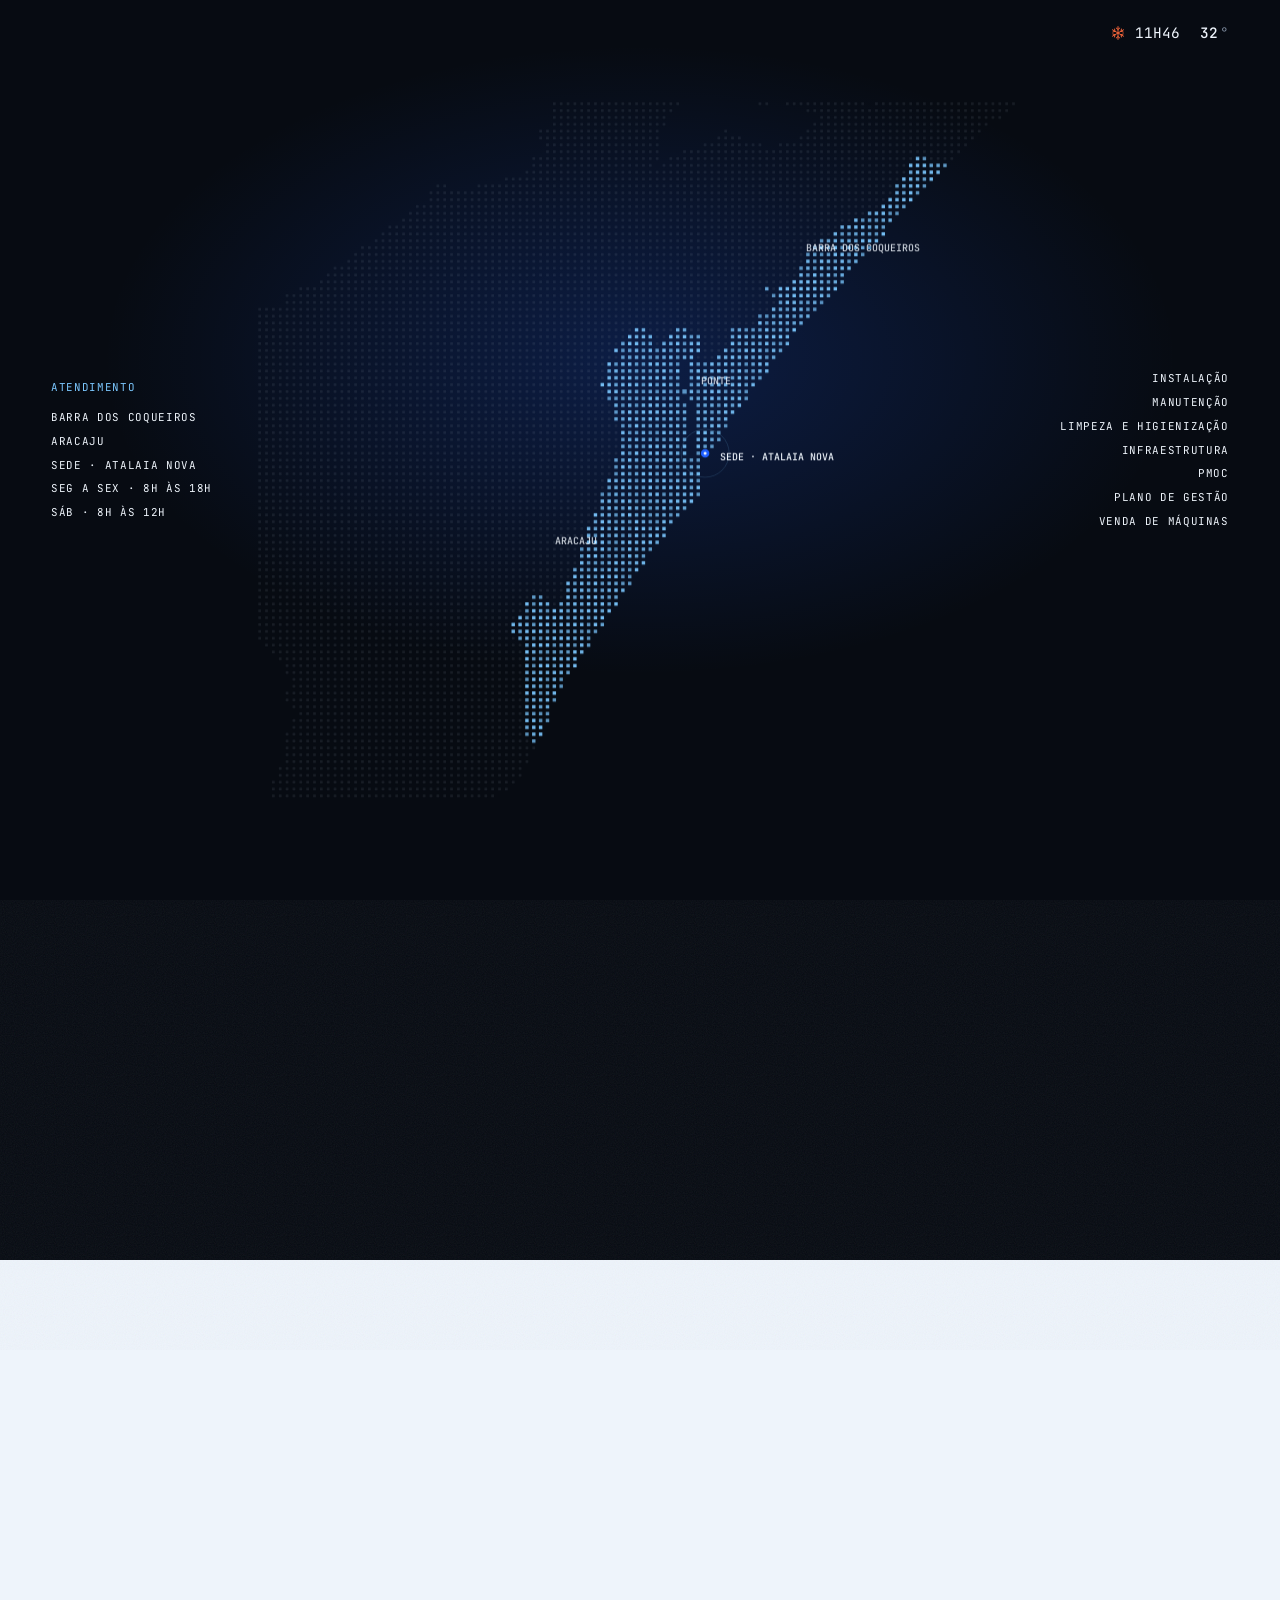
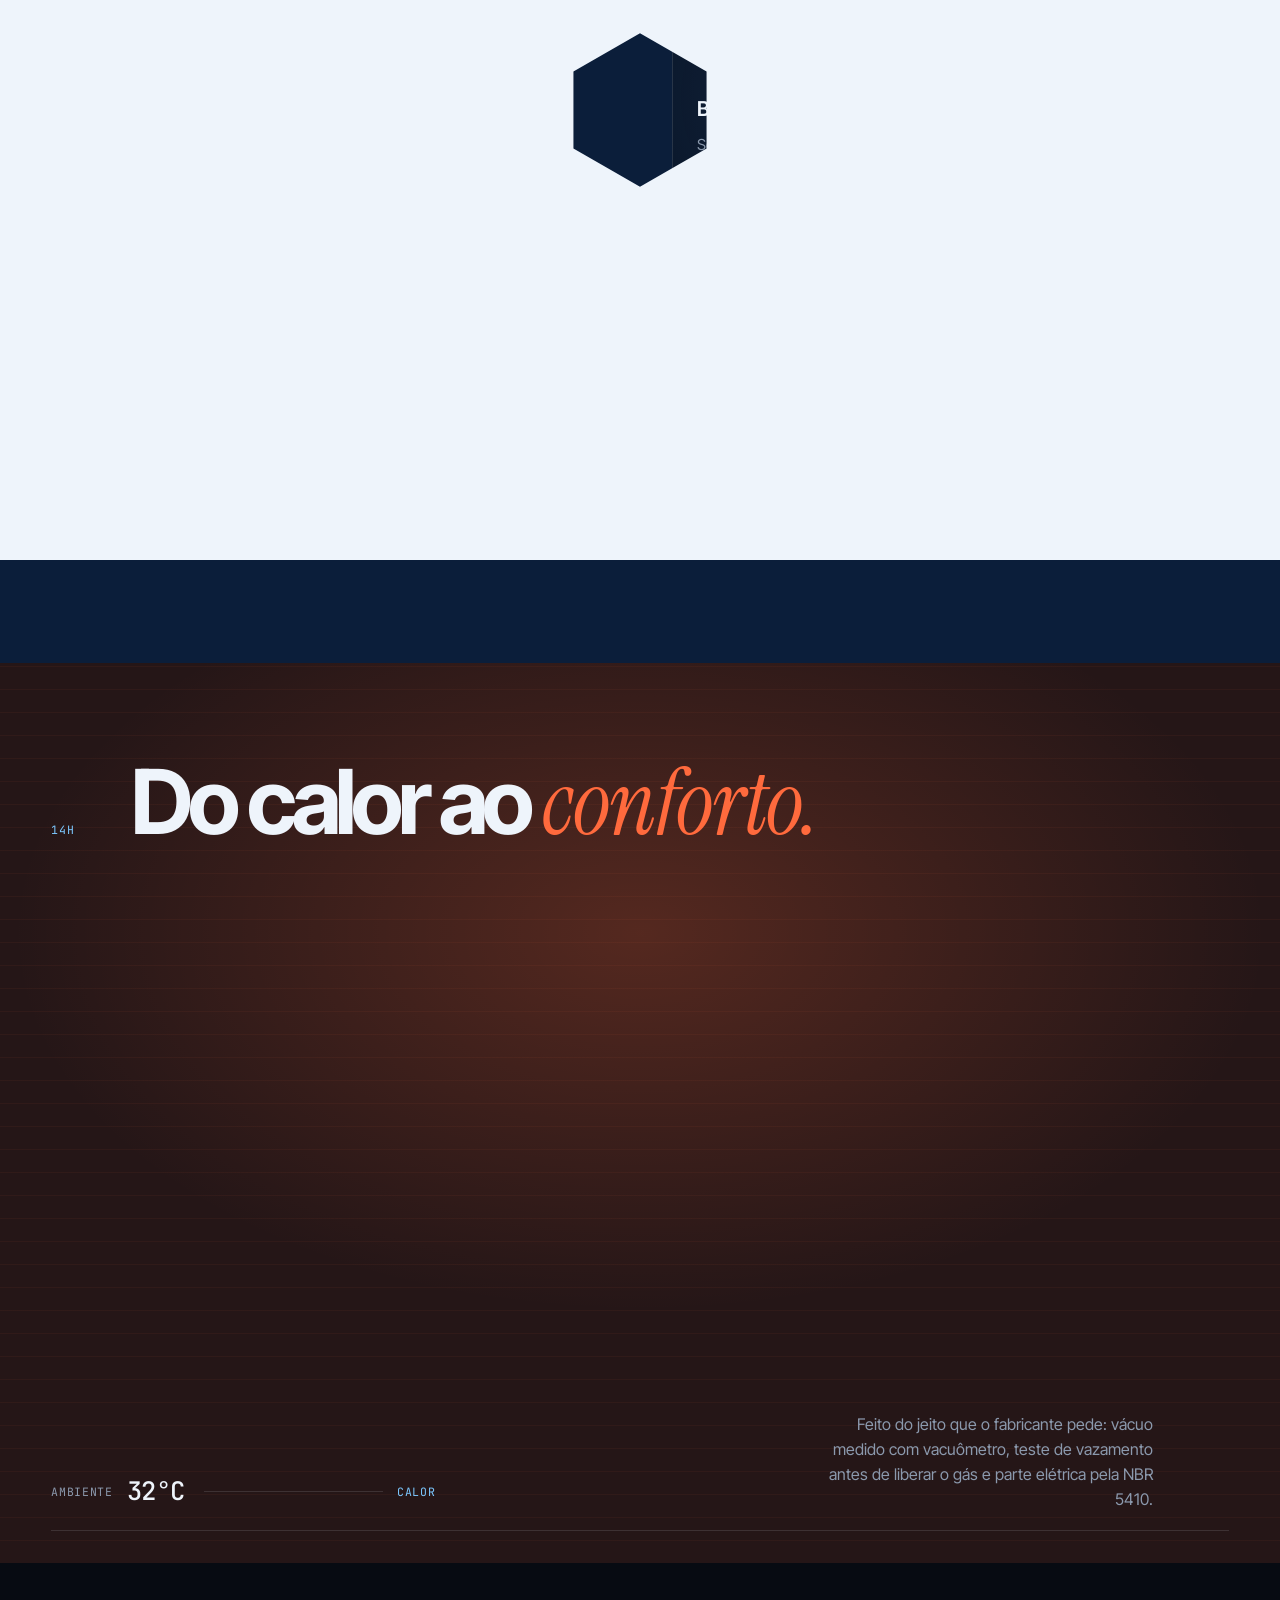
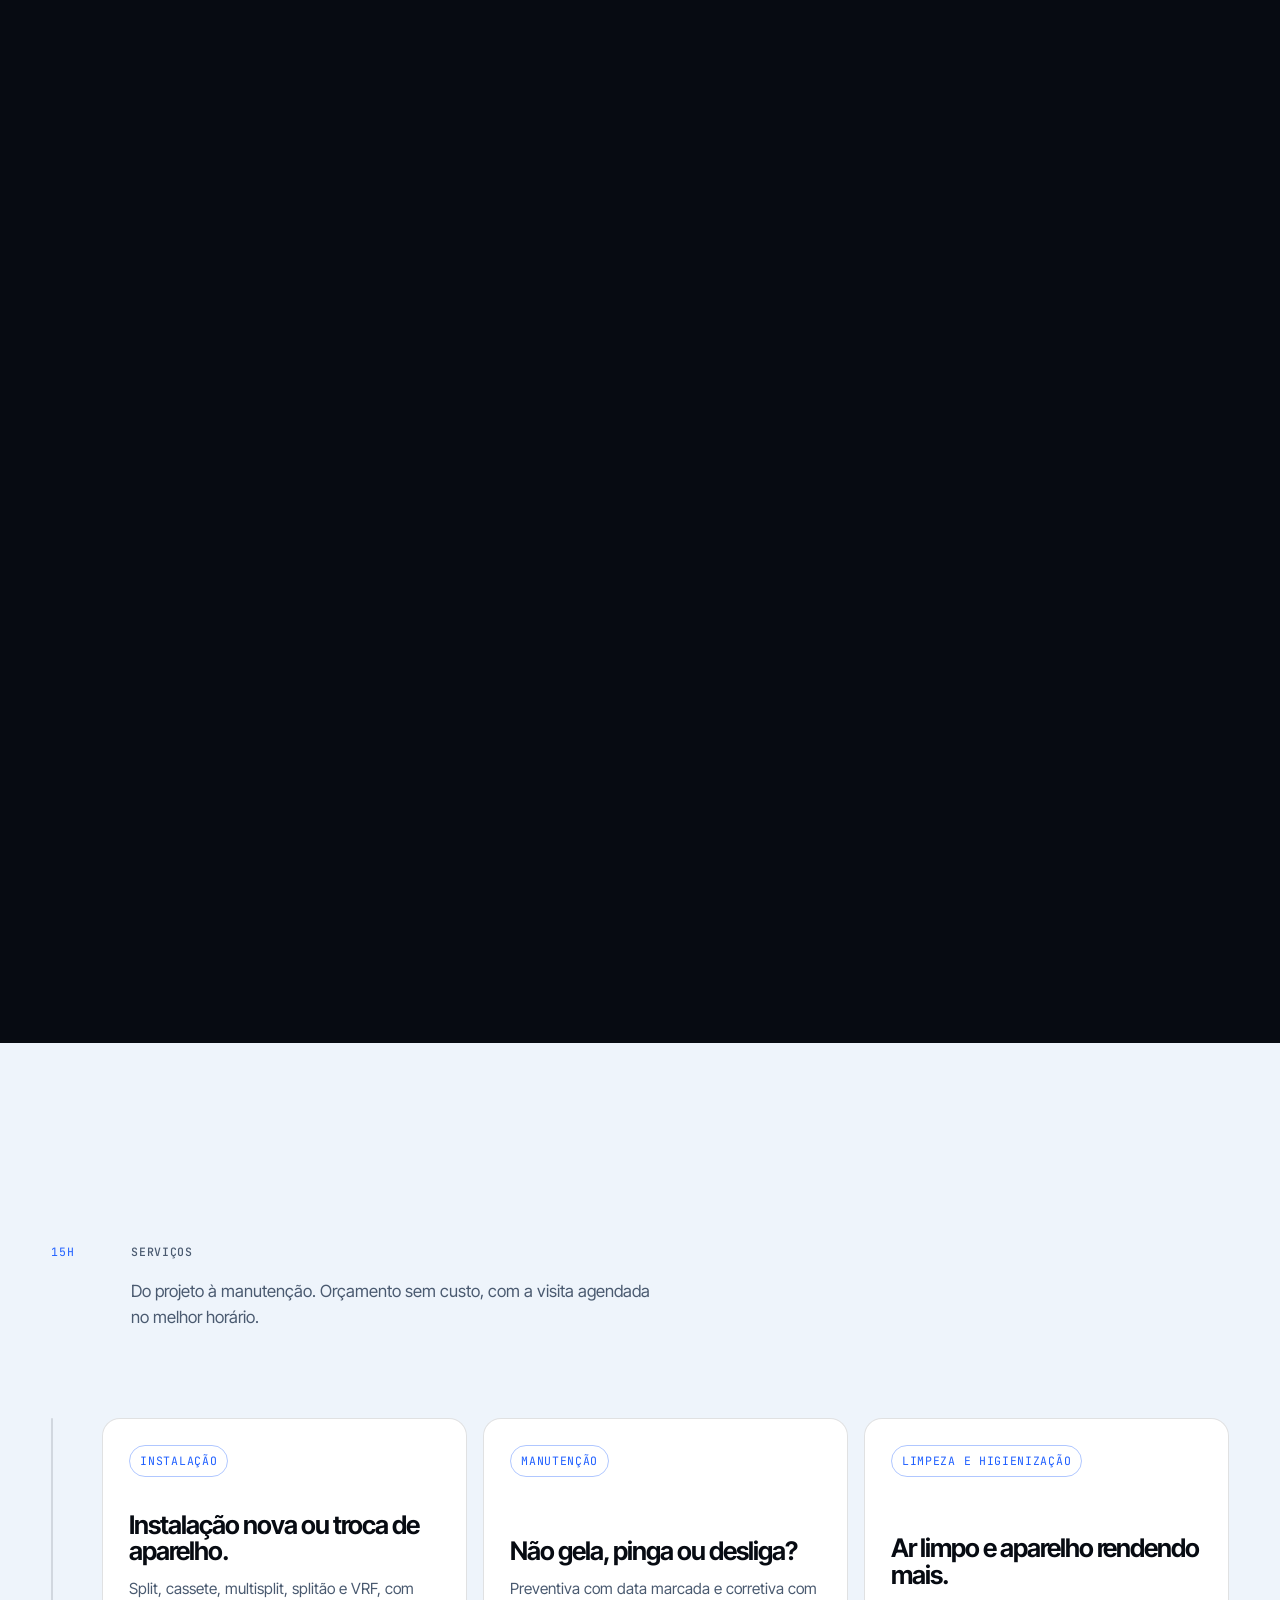
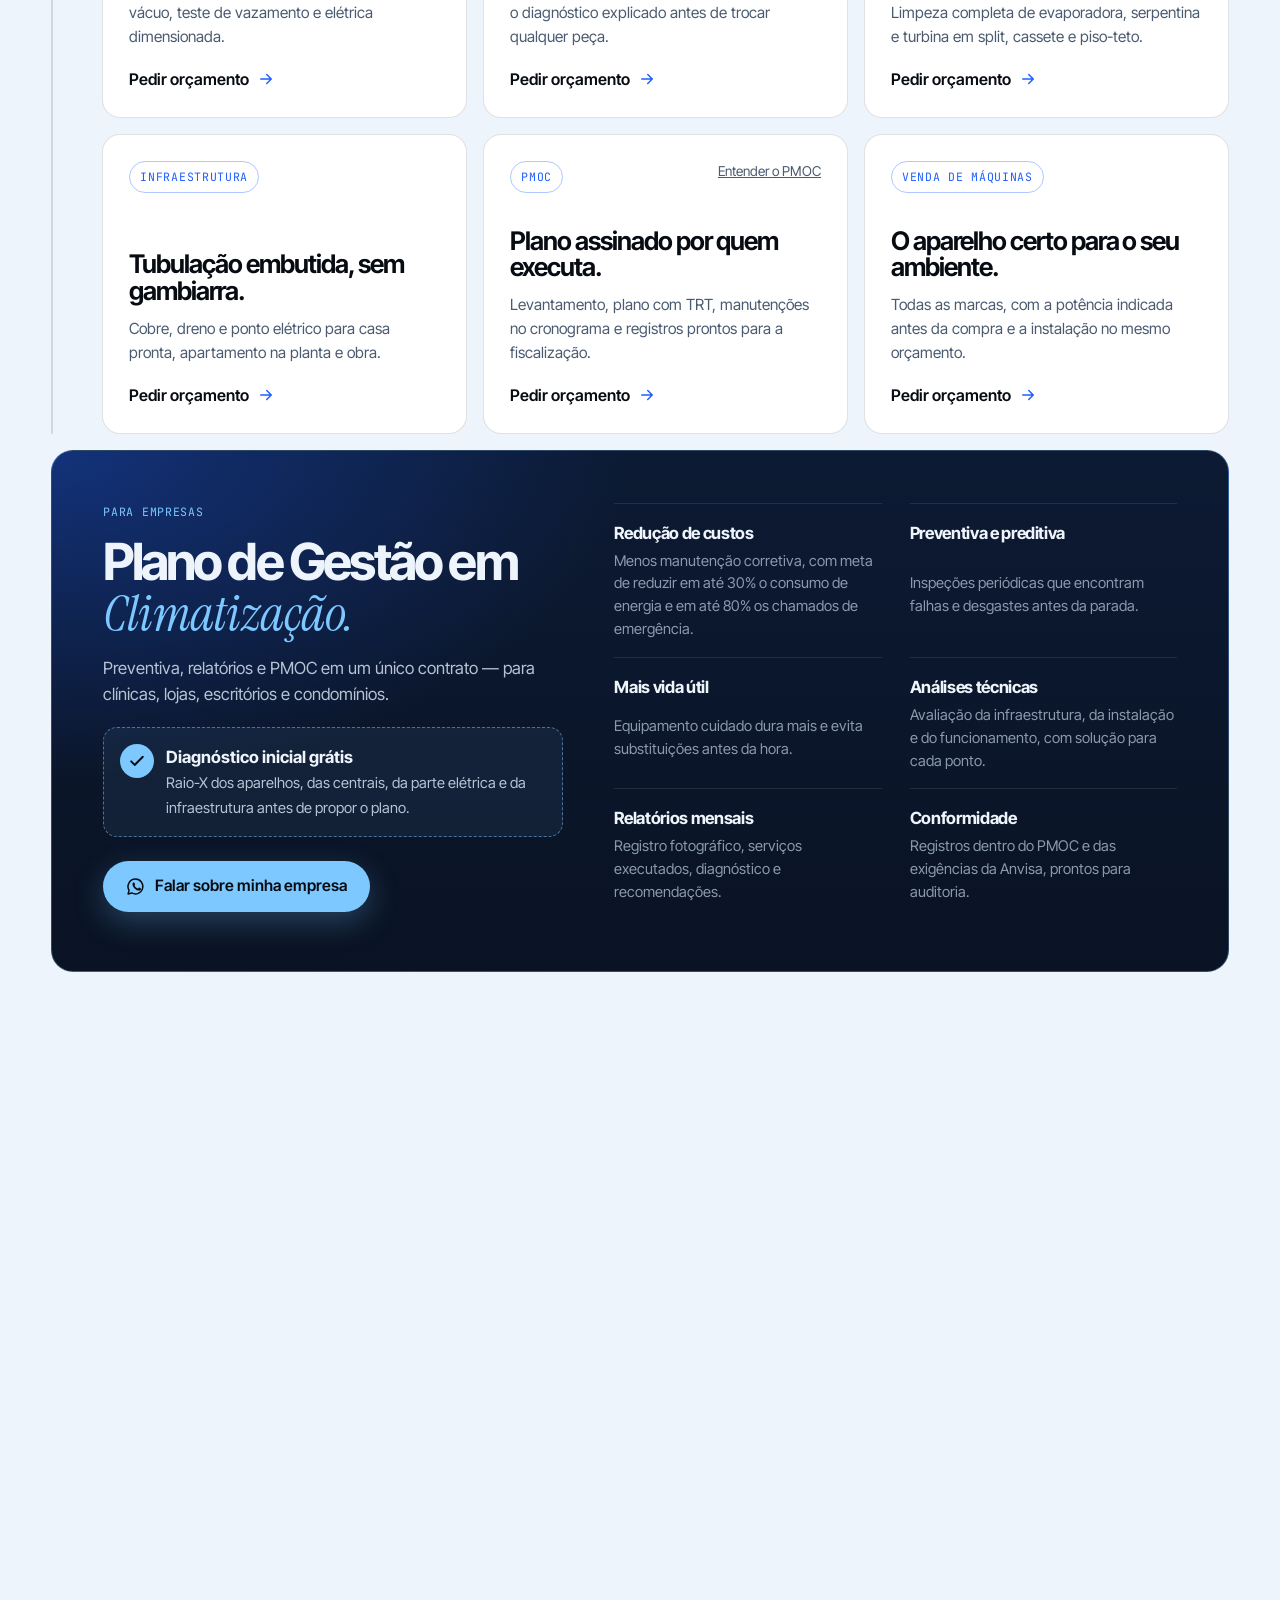
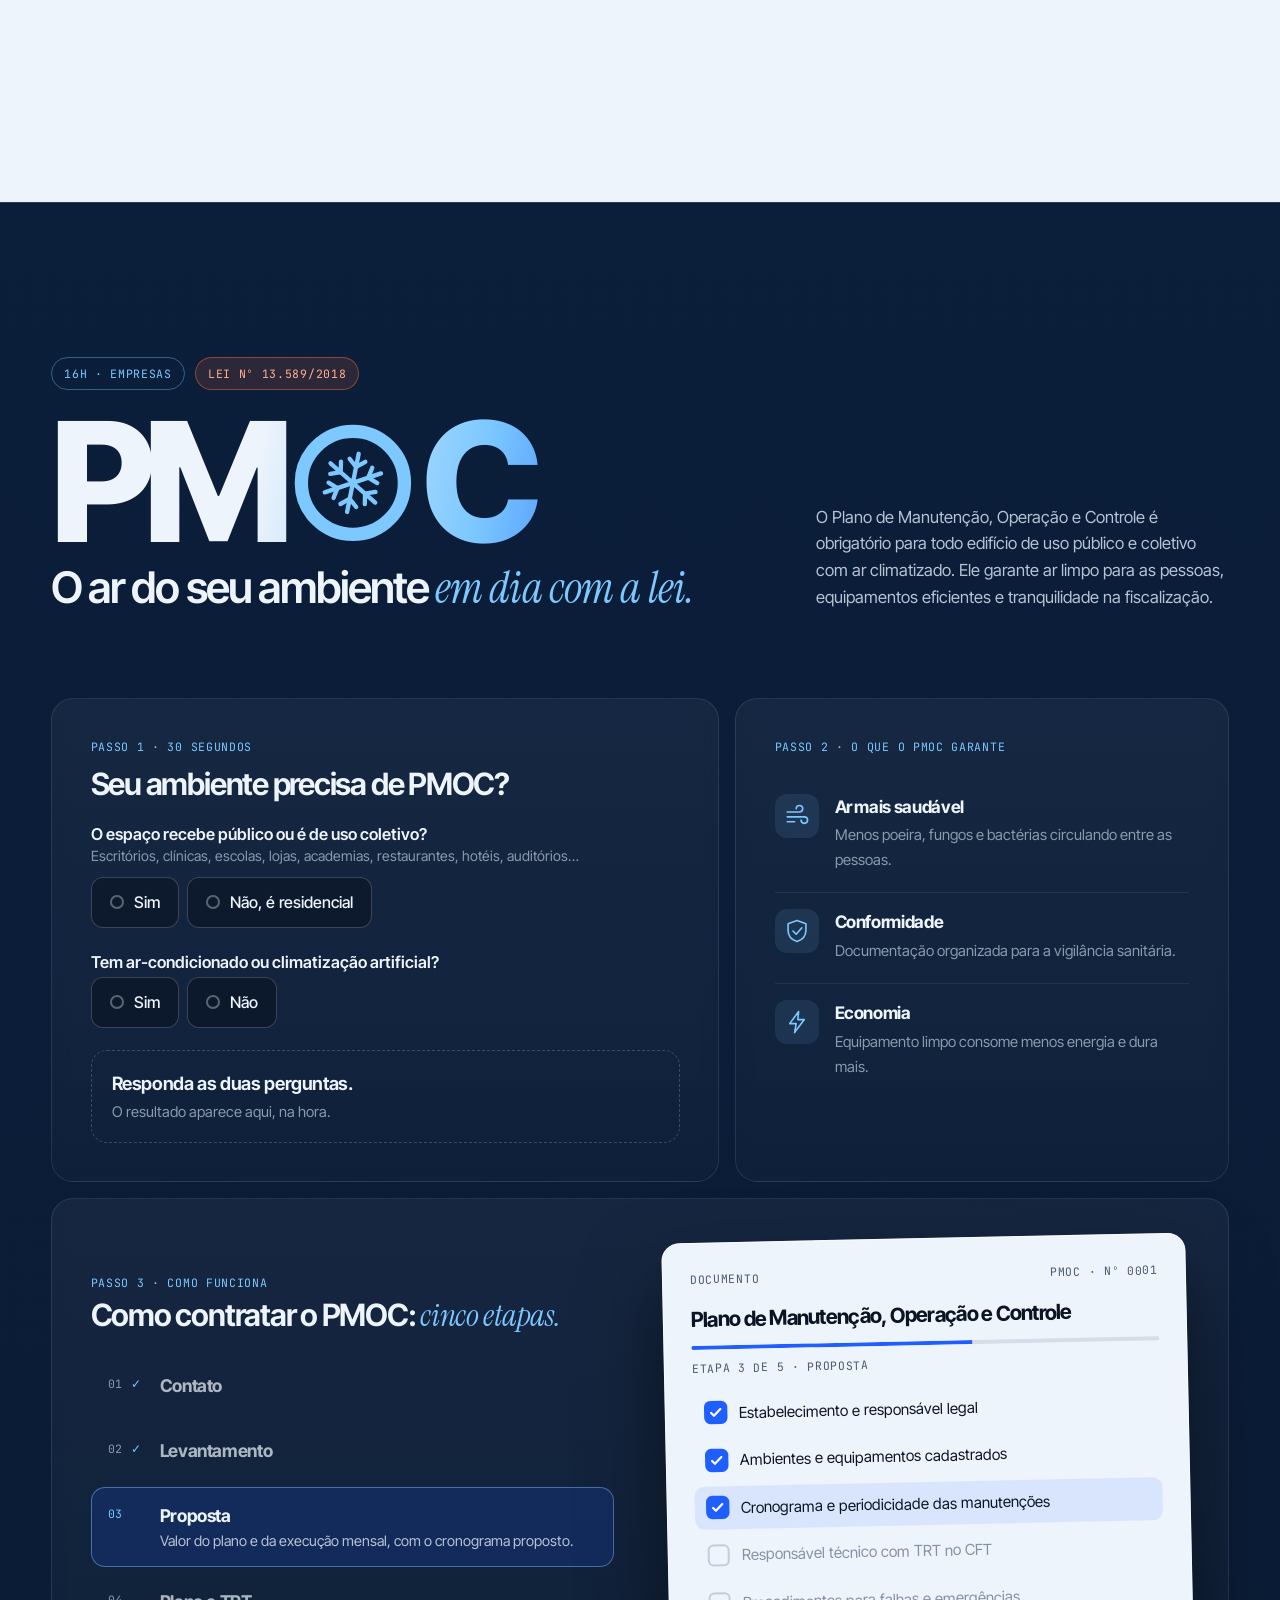
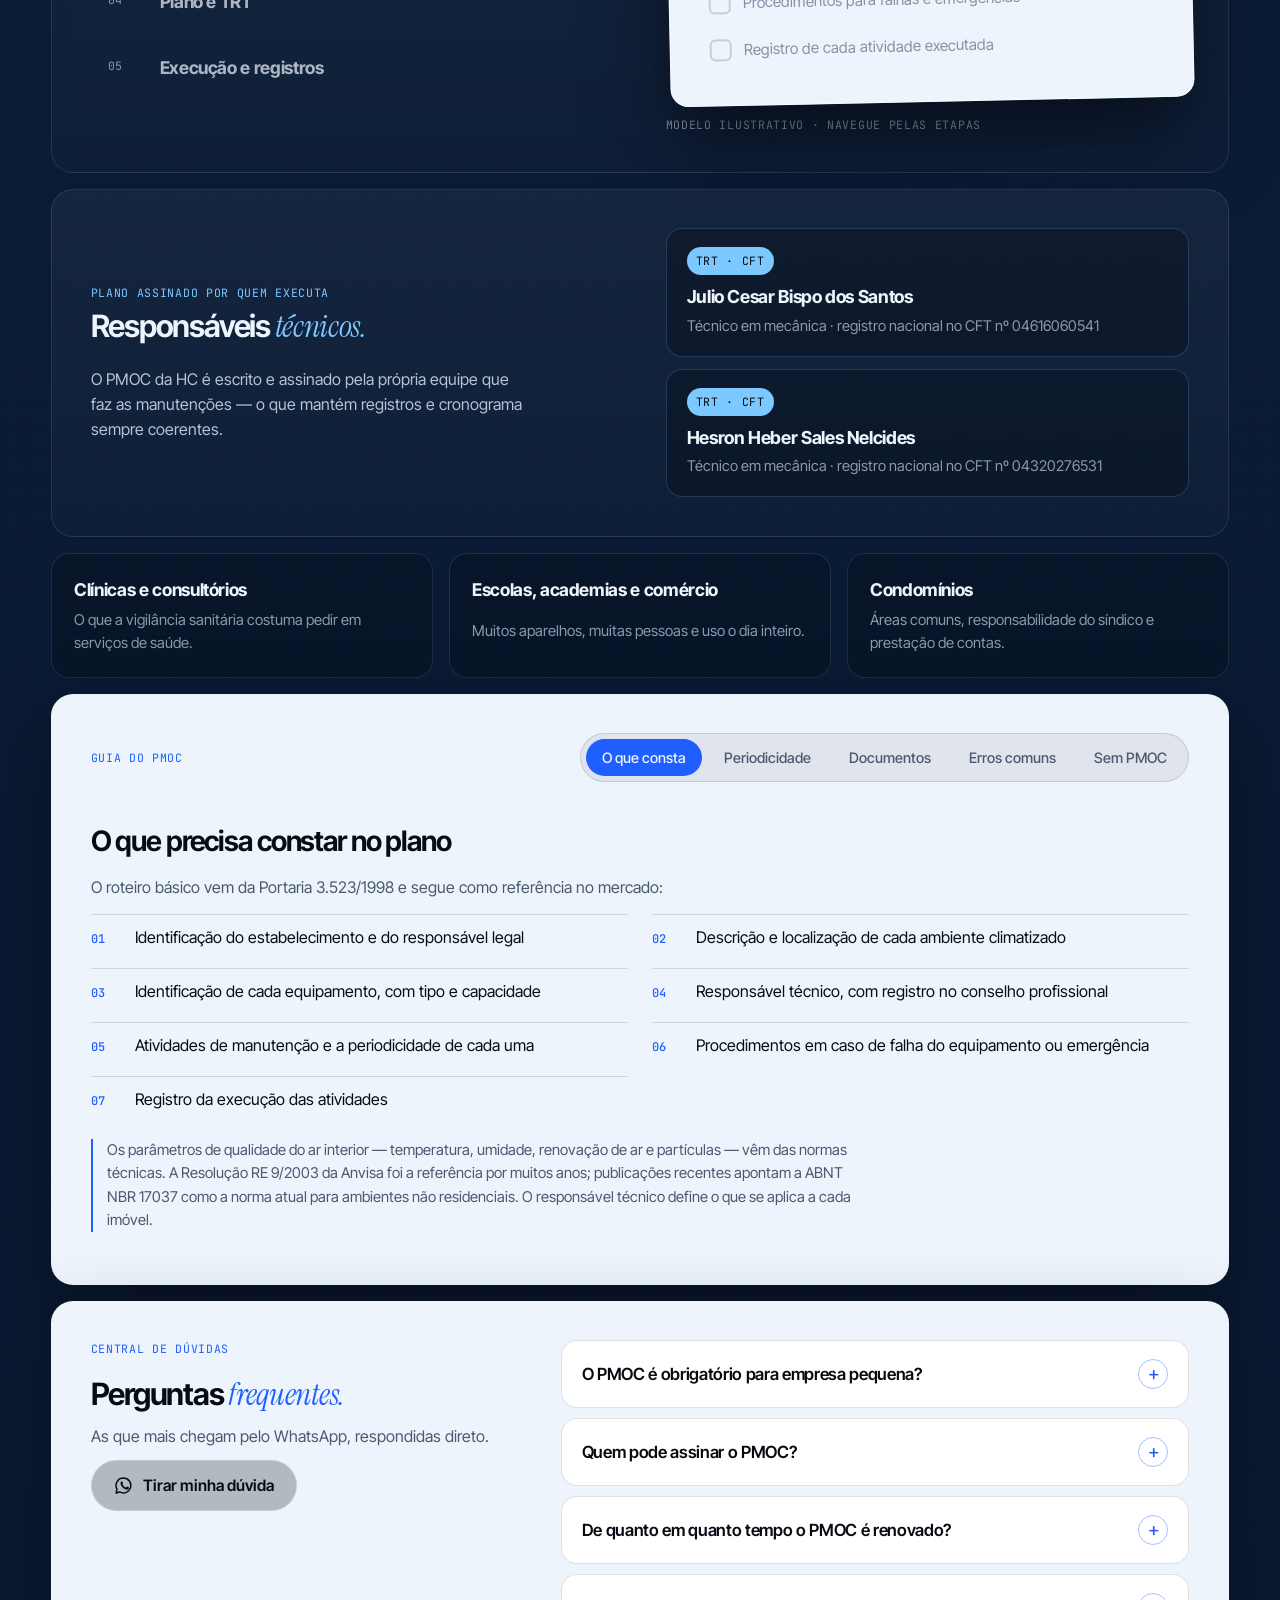
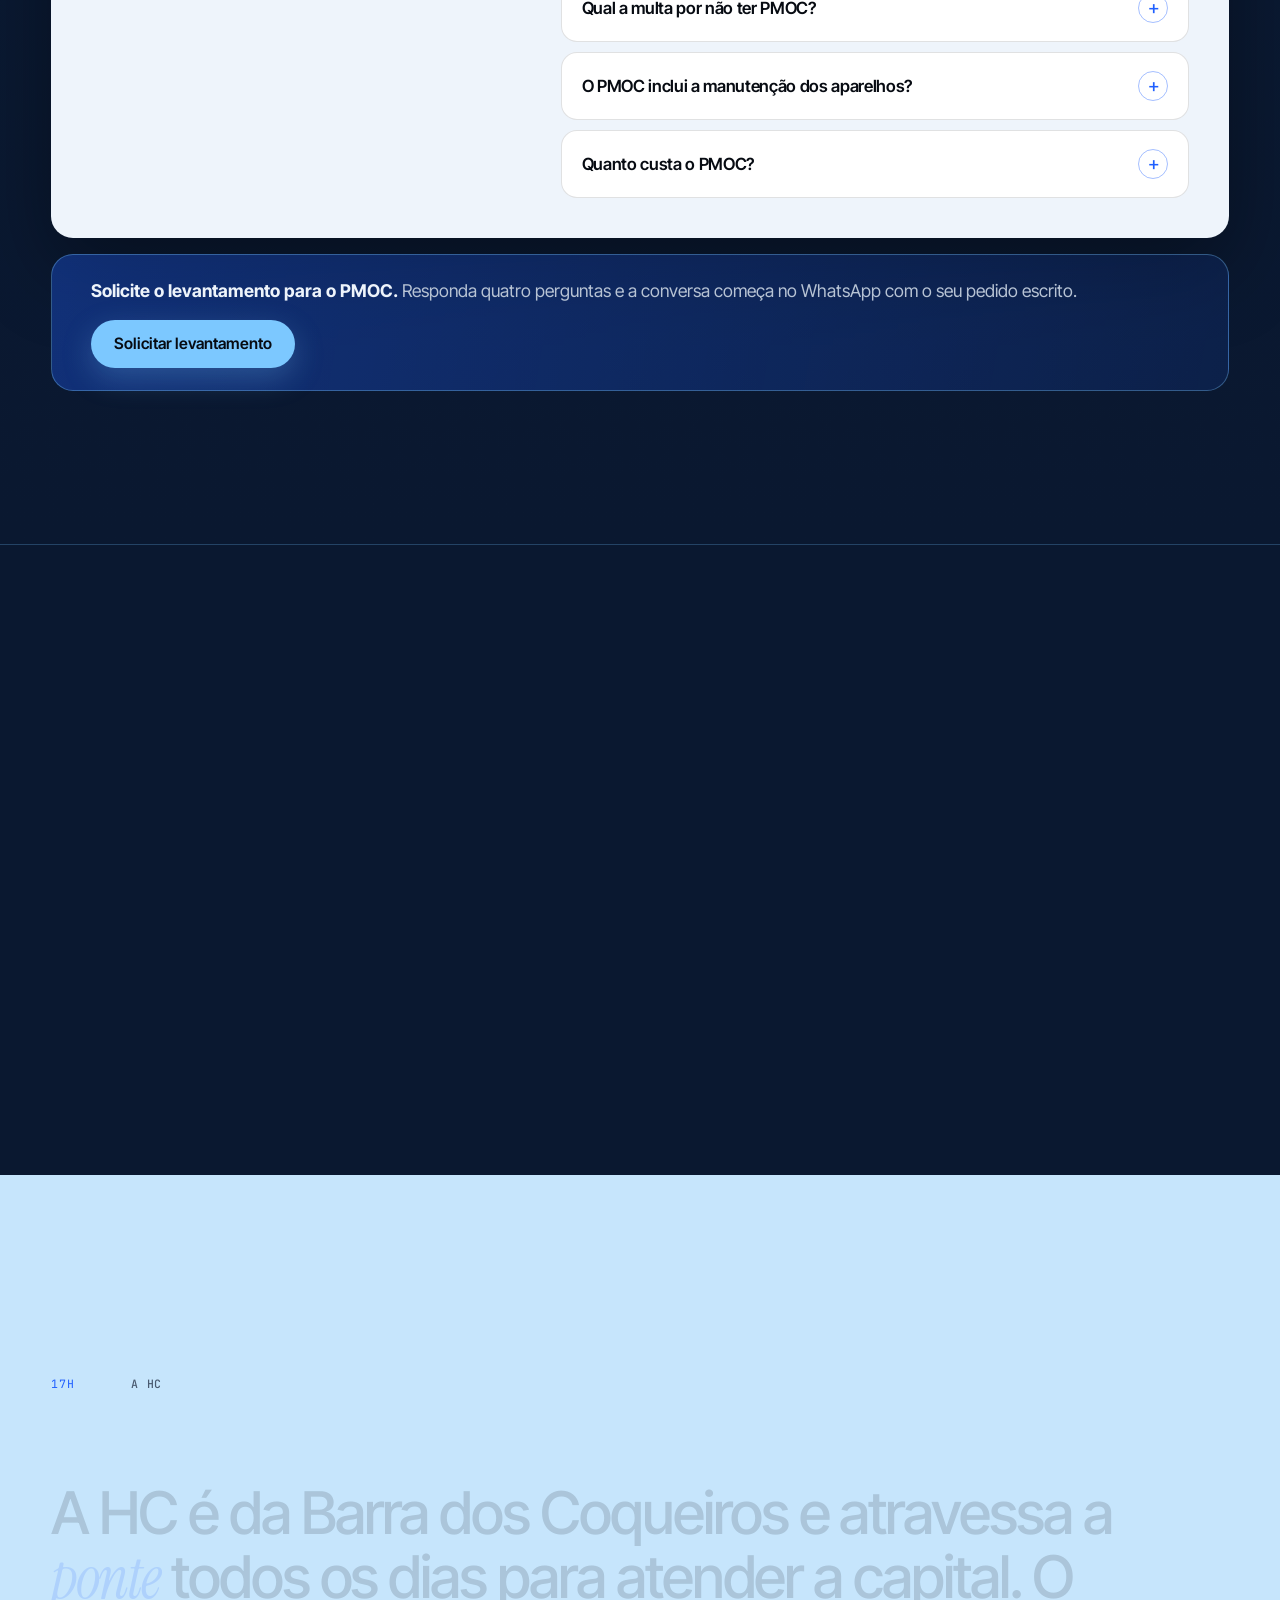
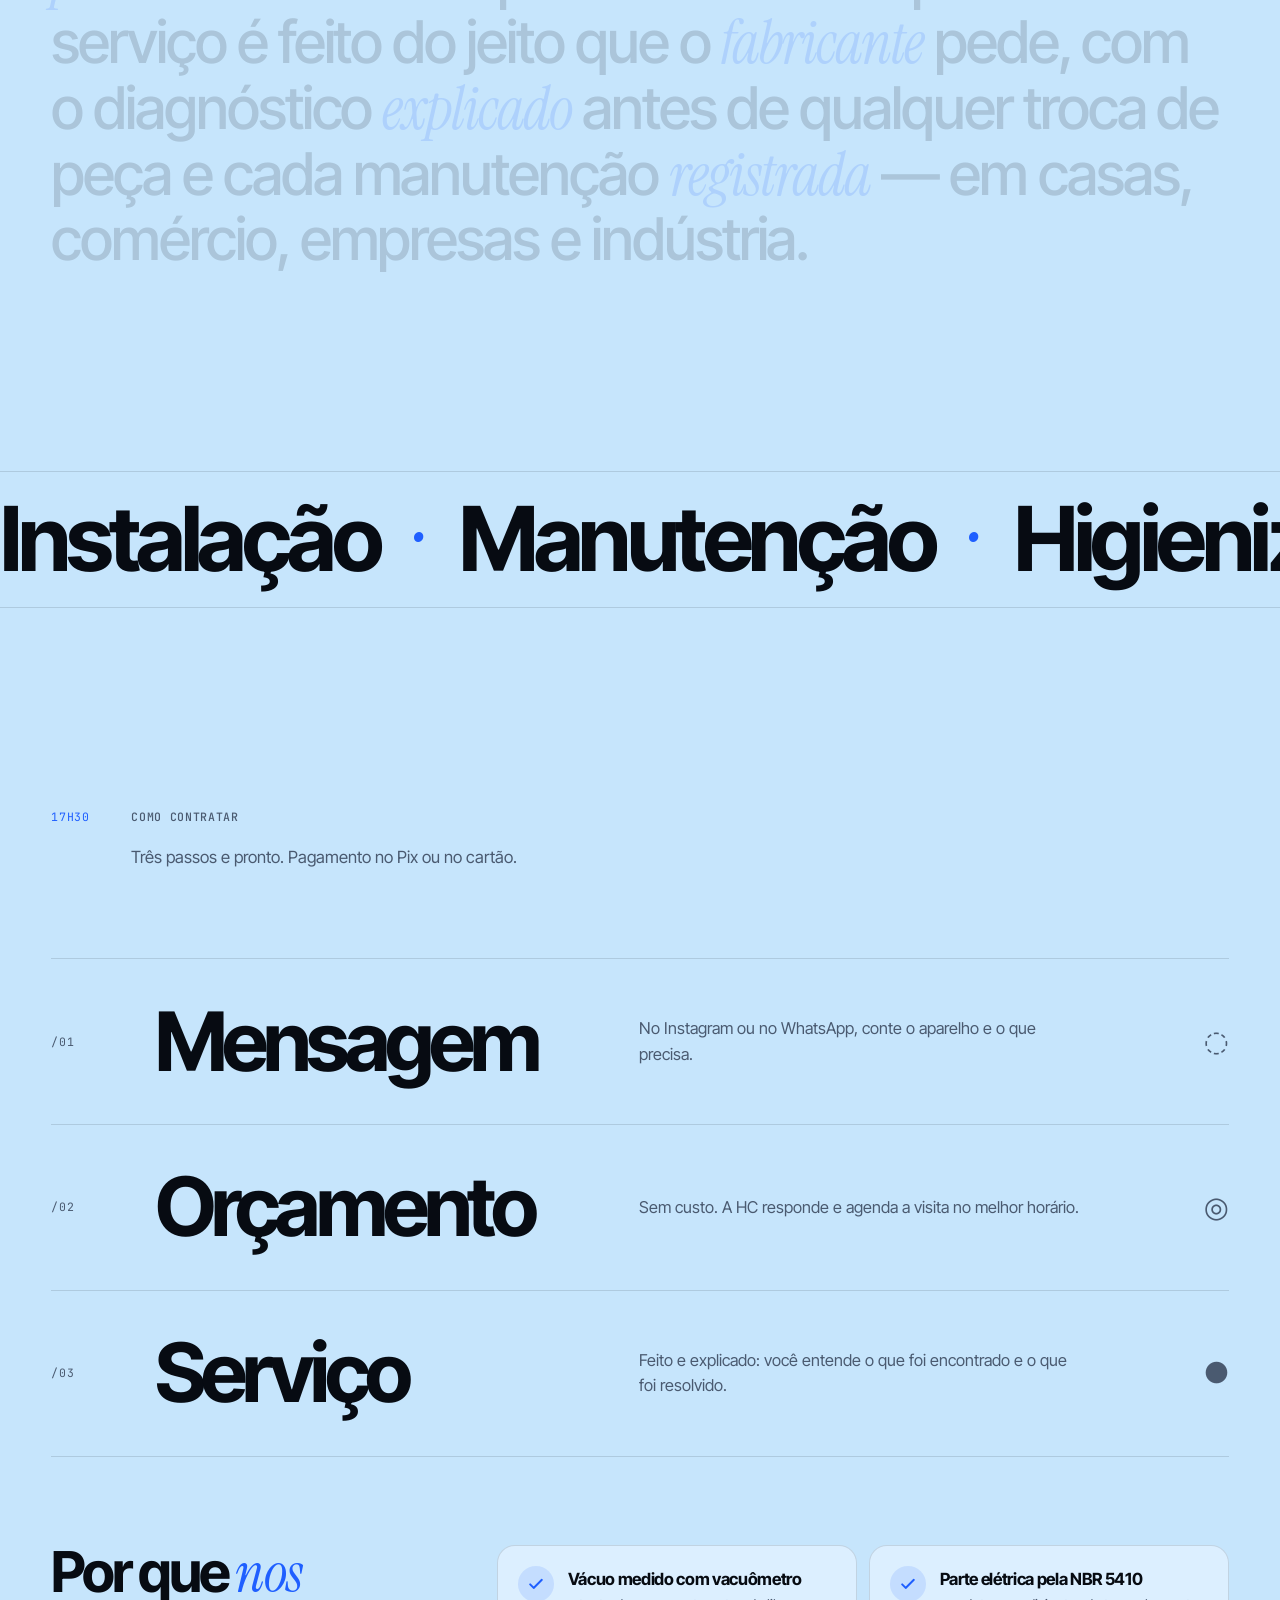
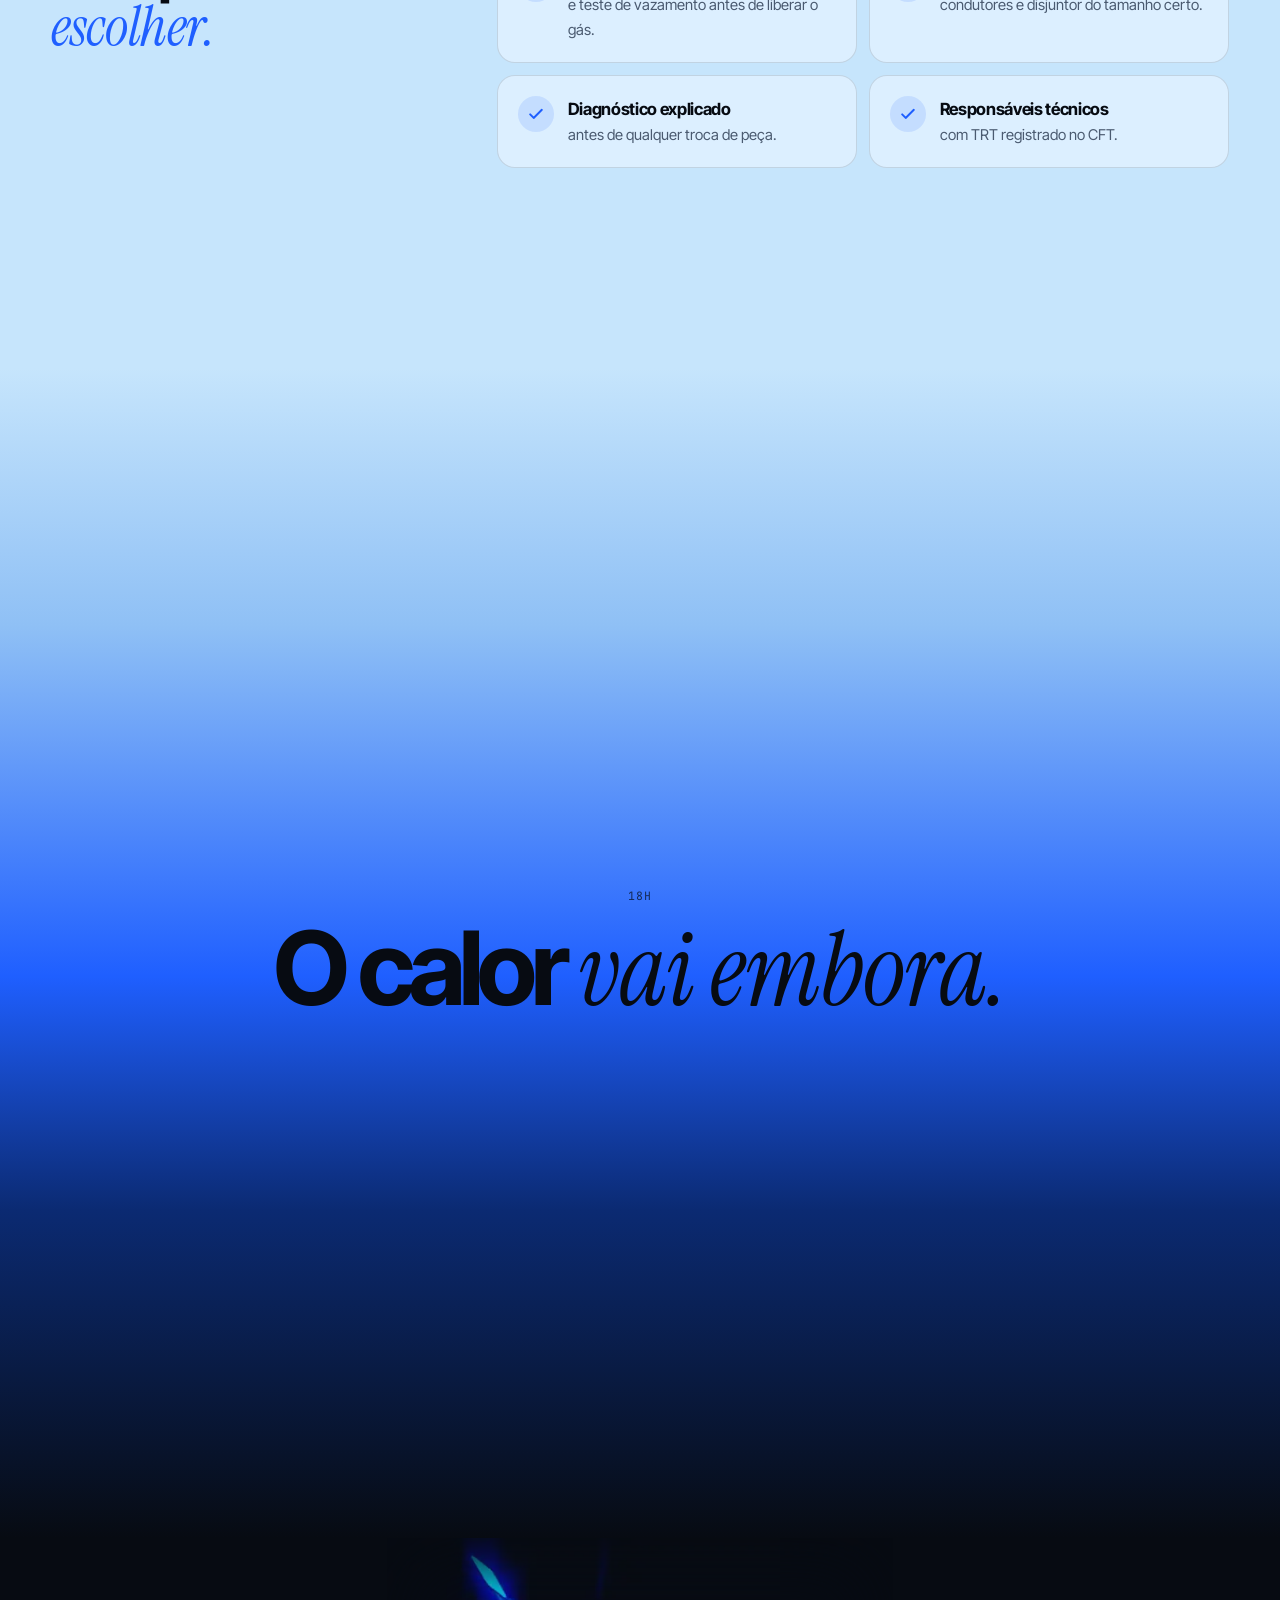
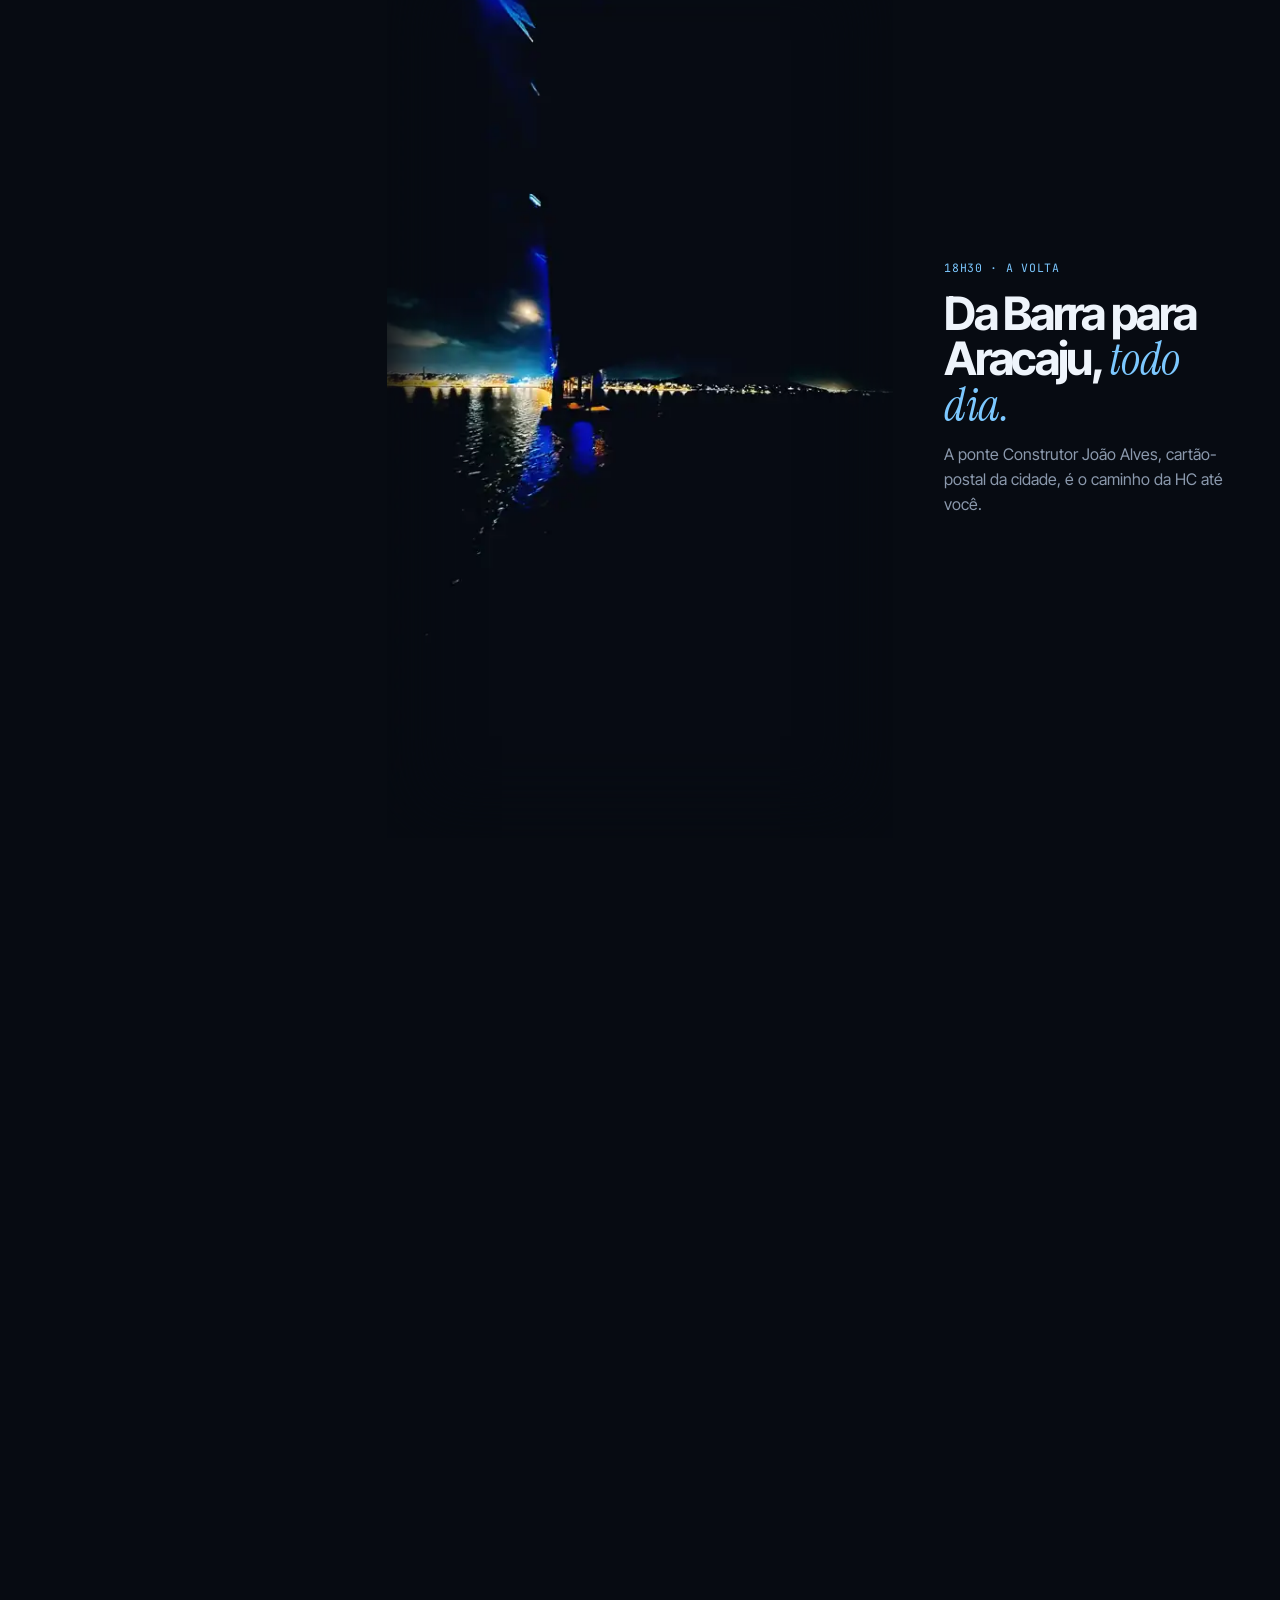
<file: index.html>
<!doctype html>
<html lang="pt-BR">
<head>
  <meta charset="UTF-8">
  <meta name="viewport" content="width=device-width, initial-scale=1, viewport-fit=cover">
  <meta name="theme-color" content="#070b12">
  <meta name="robots" content="noindex,nofollow">
  <meta name="description" content="Instalação, manutenção, limpeza, infraestrutura e PMOC de ar-condicionado em Aracaju e Barra dos Coqueiros (SE). Orçamento sem custo pelo WhatsApp (79) 99638-8938.">
  <title>HC Soluções em Climatização — Ar-condicionado e PMOC em Aracaju e Barra dos Coqueiros</title>
  <link rel="icon" href="./assets/favicon.svg" type="image/svg+xml">
  <link rel="preconnect" href="https://fonts.googleapis.com">
  <link rel="preconnect" href="https://fonts.gstatic.com" crossorigin>
  <link rel="stylesheet" href="https://fonts.googleapis.com/css2?family=Instrument+Serif:ital@0;1&family=Inter+Tight:wght@400;500;600;700;800&family=JetBrains+Mono:wght@400;500&display=swap">
  <link rel="stylesheet" href="./css/styles.css">
  <script>
    // js + modo leve (aparelho modesto ou economia de dados) + animações pausadas pelo visitante
    (function (r, n) {
      r.classList.add('js');
      var c = n.connection || {};
      if ((n.deviceMemory && n.deviceMemory <= 4) || (n.hardwareConcurrency && n.hardwareConcurrency <= 4) || c.saveData) r.classList.add('lite');
      if (c.saveData) r.classList.add('save-data');
      try { if (localStorage.getItem('hc-motion') === 'paused') r.classList.add('motion-paused'); } catch (e) {}
    })(document.documentElement, navigator);
  </script>
  <script src="./js/main.js" defer></script>
  <script src="./js/air.js" defer></script>
  <script src="./js/intro-map.js" defer></script>
  <script src="./js/preload.js" defer></script>
  <script src="./js/vendor/lenis/lenis.min.js" defer></script>
  <script src="./js/motion.js" defer></script>
  <script src="./js/scenes.js" defer></script>
  <script type="importmap">{ "imports": { "three": "./js/vendor/three/three.module.min.js" } }</script>
  <script type="module" src="./js/split3d.js"></script>
  <script type="application/ld+json">
  {
    "@context": "https://schema.org",
    "@type": "HVACBusiness",
    "name": "HC Soluções em Climatização",
    "legalName": "HC Soluções em Climatização Ltda",
    "taxID": "60.794.309/0001-22",
    "telephone": "+55 79 99638-8938",
    "email": "hcsolucoesemclimatizacao@gmail.com",
    "address": { "@type": "PostalAddress", "streetAddress": "Rua Vereador Adelmo Apóstolo de Araújo, 360, Atalaia Nova", "addressLocality": "Barra dos Coqueiros", "addressRegion": "SE", "postalCode": "49141-512", "addressCountry": "BR" },
    "areaServed": ["Barra dos Coqueiros", "Aracaju"],
    "openingHoursSpecification": [
      { "@type": "OpeningHoursSpecification", "dayOfWeek": ["Monday","Tuesday","Wednesday","Thursday","Friday"], "opens": "08:00", "closes": "18:00" },
      { "@type": "OpeningHoursSpecification", "dayOfWeek": "Saturday", "opens": "08:00", "closes": "12:00" }
    ],
    "sameAs": ["https://www.instagram.com/hcsolucoes.climatizacao/"]
  }
  </script>
</head>
<body>
  <svg width="0" height="0" style="position:absolute" aria-hidden="true">
    <defs><mask id="hc-hole" maskUnits="userSpaceOnUse" x="0" y="0" width="172" height="120"><rect width="172" height="120" fill="#fff"/><polygon points="44.34,61.35 42.00,62.70 39.66,61.35 39.66,58.65 42.00,57.30 44.34,58.65" fill="#000"/></mask></defs>
    <symbol id="hc-symbol" viewBox="0 0 172 120">
      <g class="hc-flake" mask="url(#hc-hole)"><path d="M42.00 60.00L73.00 60.00" style="stroke:var(--flake,#7cc8ff);fill:var(--flake,#7cc8ff)" stroke-width="6" fill="none"/><path d="M57.50 60.00L62.00 52.21" style="stroke:var(--flake,#7cc8ff);fill:var(--flake,#7cc8ff)" stroke-width="4.5" fill="none"/><path d="M57.50 60.00L62.00 67.79" style="stroke:var(--flake,#7cc8ff);fill:var(--flake,#7cc8ff)" stroke-width="4.5" fill="none"/><path d="M42.00 60.00L57.50 86.85" style="stroke:var(--flake,#7cc8ff);fill:var(--flake,#7cc8ff)" stroke-width="6" fill="none"/><path d="M49.75 73.42L58.75 73.42" style="stroke:var(--flake,#7cc8ff);fill:var(--flake,#7cc8ff)" stroke-width="4.5" fill="none"/><path d="M49.75 73.42L45.25 81.22" style="stroke:var(--flake,#7cc8ff);fill:var(--flake,#7cc8ff)" stroke-width="4.5" fill="none"/><path d="M42.00 60.00L26.50 86.85" style="stroke:var(--flake,#7cc8ff);fill:var(--flake,#7cc8ff)" stroke-width="6" fill="none"/><path d="M34.25 73.42L38.75 81.22" style="stroke:var(--flake,#7cc8ff);fill:var(--flake,#7cc8ff)" stroke-width="4.5" fill="none"/><path d="M34.25 73.42L25.25 73.42" style="stroke:var(--flake,#7cc8ff);fill:var(--flake,#7cc8ff)" stroke-width="4.5" fill="none"/><path d="M42.00 60.00L11.00 60.00" style="stroke:var(--flake,#7cc8ff);fill:var(--flake,#7cc8ff)" stroke-width="6" fill="none"/><path d="M26.50 60.00L22.00 67.79" style="stroke:var(--flake,#7cc8ff);fill:var(--flake,#7cc8ff)" stroke-width="4.5" fill="none"/><path d="M26.50 60.00L22.00 52.21" style="stroke:var(--flake,#7cc8ff);fill:var(--flake,#7cc8ff)" stroke-width="4.5" fill="none"/><path d="M42.00 60.00L26.50 33.15" style="stroke:var(--flake,#7cc8ff);fill:var(--flake,#7cc8ff)" stroke-width="6" fill="none"/><path d="M34.25 46.58L25.25 46.58" style="stroke:var(--flake,#7cc8ff);fill:var(--flake,#7cc8ff)" stroke-width="4.5" fill="none"/><path d="M34.25 46.58L38.75 38.78" style="stroke:var(--flake,#7cc8ff);fill:var(--flake,#7cc8ff)" stroke-width="4.5" fill="none"/><path d="M42.00 60.00L57.50 33.15" style="stroke:var(--flake,#7cc8ff);fill:var(--flake,#7cc8ff)" stroke-width="6" fill="none"/><path d="M49.75 46.58L45.25 38.78" style="stroke:var(--flake,#7cc8ff);fill:var(--flake,#7cc8ff)" stroke-width="4.5" fill="none"/><path d="M49.75 46.58L58.75 46.58" style="stroke:var(--flake,#7cc8ff);fill:var(--flake,#7cc8ff)" stroke-width="4.5" fill="none"/><polygon points="47.63,63.25 42.00,66.50 36.37,63.25 36.37,56.75 42.00,53.50 47.63,56.75" style="fill:var(--flake,#7cc8ff);fill:var(--flake,#7cc8ff)"/></g>
      <rect x="0" y="14" width="18" height="92" style="fill:var(--stem,currentColor)"/><rect x="66" y="14" width="18" height="92" style="fill:var(--stem,currentColor)"/><path d="M165.59 32.13A37.5 37.5 0 1 0 165.59 87.87" fill="none" style="stroke:var(--arc,currentColor)" stroke-width="19"/>
    </symbol>
    <symbol id="i-wa" viewBox="0 0 24 24"><path d="M12 2.6a9.4 9.4 0 0 0-8.1 14.2L2.6 21.4l4.7-1.2A9.4 9.4 0 1 0 12 2.6z" fill="none" stroke="currentColor" stroke-width="1.8" stroke-linejoin="round"/><path d="M8.7 7.4c.2-.5.5-.5.8-.5h.6c.2 0 .4.1.5.4l.8 1.9c.1.2.1.4 0 .6l-.5.7c-.1.2-.2.4 0 .6a7.4 7.4 0 0 0 3.9 3.4c.2.1.4 0 .6-.1l.7-.9c.2-.2.4-.2.6-.1l1.8.9c.2.1.4.2.4.4 0 .5-.1 1.2-.5 1.6-.5.5-1.4.9-2.2.8-1.2-.1-3.3-.8-5-2.4-1.6-1.5-2.6-3.3-2.9-4.5-.2-.9 0-1.9.4-2.8z" fill="currentColor"/></symbol>
    <symbol id="i-phone" viewBox="0 0 24 24"><path d="M5.2 3h3l2 5-2.4 1.5a11 11 0 0 0 5.7 5.7L15 12.8l5 2v3a2 2 0 0 1-2.1 2A16.5 16.5 0 0 1 3.2 5.1 2 2 0 0 1 5.2 3z" fill="none" stroke="currentColor" stroke-width="1.8" stroke-linejoin="round"/></symbol>
    <symbol id="i-mail" viewBox="0 0 24 24"><rect x="3" y="5" width="18" height="14" rx="2.5" fill="none" stroke="currentColor" stroke-width="1.8"/><path d="M4 7l8 6 8-6" fill="none" stroke="currentColor" stroke-width="1.8" stroke-linecap="round" stroke-linejoin="round"/></symbol>
    <symbol id="i-ig" viewBox="0 0 24 24"><rect x="3.5" y="3.5" width="17" height="17" rx="5" fill="none" stroke="currentColor" stroke-width="1.8"/><circle cx="12" cy="12" r="4" fill="none" stroke="currentColor" stroke-width="1.8"/><circle cx="17.2" cy="6.8" r="1.1" fill="currentColor"/></symbol>
    <symbol id="i-pin" viewBox="0 0 24 24"><path d="M12 21s-6.5-6.2-6.5-11.2a6.5 6.5 0 1 1 13 0C18.5 14.8 12 21 12 21z" fill="none" stroke="currentColor" stroke-width="1.8" stroke-linejoin="round"/><circle cx="12" cy="9.8" r="2.3" fill="none" stroke="currentColor" stroke-width="1.8"/></symbol>
    <symbol id="i-clock" viewBox="0 0 24 24"><circle cx="12" cy="12" r="8.5" fill="none" stroke="currentColor" stroke-width="1.8"/><path d="M12 7.5V12l3 2" fill="none" stroke="currentColor" stroke-width="1.8" stroke-linecap="round"/></symbol>
    <symbol id="i-check" viewBox="0 0 24 24"><path d="M5 12.5l4.2 4.2L19 7" fill="none" stroke="currentColor" stroke-width="2.4" stroke-linecap="round" stroke-linejoin="round"/></symbol>
    <symbol id="i-arrow" viewBox="0 0 24 24"><path d="M5 12h13M13 6l6 6-6 6" fill="none" stroke="currentColor" stroke-width="2" stroke-linecap="round" stroke-linejoin="round"/></symbol>
    <symbol id="snowflake" viewBox="-12 -12 24 24">
      <g stroke="currentColor" stroke-width="1.6" stroke-linecap="round" fill="none">
        <path d="M0-11V11M-9.5-5.5L9.5 5.5M-9.5 5.5L9.5-5.5"/>
        <path d="M-3-8.5L0-6 3-8.5M-3 8.5L0 6 3 8.5M-8.9-1.7L-5.2-3-5.9-6.8M8.9 1.7L5.2 3 5.9 6.8M-8.9 1.7L-5.2 3-5.9 6.8M8.9-1.7L5.2-3 5.9-6.8"/>
      </g>
    </symbol>
  </svg>
  <div class="intro" data-intro aria-hidden="true" hidden>
    <!-- Pré-carregador: mapa pontilhado de Aracaju e Barra dos Coqueiros (malhas do IBGE) que acende a partir da sede; a temperatura cai de 32° a 22° com o carregamento e o site entra sozinho -->
    <div class="preload" data-preload aria-hidden="true">
      <canvas class="preload__map" data-preload-map></canvas>
      <ul class="preload__list preload__list--left mono">
        <li>Atendimento</li><li>Barra dos Coqueiros</li><li>Aracaju</li><li>Sede · Atalaia Nova</li><li>Seg a sex · 8h às 18h</li><li>Sáb · 8h às 12h</li>
      </ul>
      <ul class="preload__list preload__list--right mono">
        <li>Instalação</li><li>Manutenção</li><li>Limpeza e higienização</li><li>Infraestrutura</li><li>PMOC</li><li>Plano de gestão</li><li>Venda de máquinas</li>
      </ul>
      <p class="preload__temp mono"><svg class="preload__flake"><use href="#snowflake"/></svg><span class="preload__clock" data-preload-clock>05h40</span><b data-preload-temp>26</b><i>°</i></p>
    </div>
  </div>
  <a class="skip" href="#conteudo">Pular para o conteúdo</a>
  <div class="progress" aria-hidden="true"><span></span></div>
  <div class="grain" aria-hidden="true"></div>
  <canvas class="wind" data-wind aria-hidden="true"></canvas>

  <header class="nav">
    <a class="brand" href="#topo" aria-label="HC Soluções — início">
      <svg class="brand__mark" aria-hidden="true"><use href="#hc-symbol"/></svg><span class="brand__name">Soluções</span>
    </a>
    <nav aria-label="Seções">
      <ul>
        <li><a href="#servicos">Serviços</a></li>
        <li><a href="#pmoc" class="nav__pmoc">PMOC</a></li>
        <li><a href="#como-contratar">Como contratar</a></li>
        <li><a href="#atendimento">Atendimento</a></li>
        <li><a href="#contato">Contato</a></li>
      </ul>
    </nav>
    <div class="nav__end">
      <button class="pause" type="button" data-pause aria-pressed="false" title="Pausar ou retomar as animações automáticas">
        <span class="pause__icon" aria-hidden="true"></span><span data-pause-label>Pausar animações</span>
      </button>
      <button class="sound" type="button" data-sound aria-pressed="false" title="Som ambiente: vento e ar-condicionado" hidden>
        <span class="sound__bars" aria-hidden="true"><i></i><i></i><i></i><i></i><i></i></span>
        <span data-sound-label>Ativar som</span>
      </button>
    </div>
  </header>

  <main id="conteudo">
    <!-- 12h · HERO (claro e quente): o mormaço sobe e as partículas se juntam no símbolo HC -->
    <section class="hero tom-claro" id="topo" aria-labelledby="hero-title" data-hero data-hora="12:00">
      <div class="hero__stage">
        <div class="hero__sun" aria-hidden="true"></div>
        <canvas class="hero__canvas" aria-hidden="true"></canvas>
        <p class="hero__kicker mono"><span>12h</span> · <b>32°</b> em Aracaju</p>
        <h1 class="hero__title" id="hero-title">
          <span class="line"><span>Ar-condicionado</span></span>
          <span class="line"><span>em <em>Aracaju.</em></span></span>
        </h1>
        <div class="hero__foot">
          <div class="hero__copy">
            <p>Instalação, manutenção, limpeza e PMOC em Aracaju e na Barra dos Coqueiros. <b>Do calor ao conforto.</b></p>
            <div class="hero__actions">
              <a class="btn btn--primary" href="https://wa.me/5579996388938?text=Ol%C3%A1%2C%20HC%21%20Quero%20um%20or%C3%A7amento." target="_blank" rel="noopener"><svg aria-hidden="true"><use href="#i-wa"/></svg>Orçamento sem custo</a>
              <a class="pmoc-badge" href="#pmoc"><b class="mono">PMOC</b><span>Obrigatório por lei</span><i aria-hidden="true">→</i></a>
            </div>
          </div>
        </div>
      </div>
    </section>


    <!-- 13h · O CHAMADO (escuro): o núcleo do floco abre a cena; a linha sai da sede, cruza a ponte e chega a Aracaju -->
    <section class="route tom-escuro" id="atendimento" aria-labelledby="rota-title" data-route data-hora="13:00">
      <div class="iris" aria-hidden="true" data-iris>
        <svg viewBox="-50 -50 100 100" preserveAspectRatio="xMidYMid slice"><path fill-rule="evenodd" d="M-5000-5000H5000V5000H-5000Z M0-6L5.2-3V3L0 6L-5.2 3V-3Z"/></svg>
      </div>
      <div class="route__grid">
        <figure class="route__map">
          <canvas data-route-map aria-hidden="true"></canvas>
          <figcaption class="mono">Sede em Atalaia Nova · ponte Construtor João Alves · Aracaju</figcaption>
        </figure>
        <div class="route__copy">
          <p class="mono idx">13h · O chamado</p>
          <h2 id="rota-title" class="route__title">Da Barra para <em>Aracaju.</em></h2>
          <p class="section__lede">A HC é da Barra dos Coqueiros e atravessa a ponte todos os dias para atender a capital. Orçamento sem custo, técnicos com TRT registrado no CFT.</p>
          <ul class="board">
        <li class="card is-done" data-tilt>
          <span class="card__state mono">Sede</span>
          <svg class="card__icon" aria-hidden="true"><use href="#i-pin"/></svg>
          <h3>Barra dos Coqueiros</h3>
          <p>Sede, Atalaia Nova e condomínios da orla e da rodovia.</p>
        </li>
        <li class="card is-active" data-tilt>
          <span class="card__state mono">Capital</span>
          <svg class="card__icon" aria-hidden="true"><use href="#i-pin"/></svg>
          <h3>Aracaju</h3>
          <p>Todos os bairros, de Jardins e Atalaia a Jabotiana e Centro.</p>
        </li>
        <li class="card" data-tilt data-open-card>
          <span class="card__state mono" data-open-label>Horário</span>
          <svg class="card__icon" aria-hidden="true"><use href="#i-clock"/></svg>
          <h3>Seg a sex, 8h às 18h</h3>
          <p>Sábado, 8h às 12h. <span data-open-detail></span></p>
        </li>
        <li class="card" data-tilt>
          <span class="card__state mono">Orçamento</span>
          <svg class="card__icon" aria-hidden="true"><use href="#i-wa"/></svg>
          <h3>Sem custo</h3>
          <p>Pelo WhatsApp ou no Direct. Pagamento no Pix ou no cartão.</p>
        </li>
      </ul>
        </div>
      </div>
    </section>

    <!-- 14h · DO CALOR AO CONFORTO (pico): mormaço → azul; na saída, a condensação embaça a tela e abre a cena clara -->
    <section class="climate" id="clima" aria-labelledby="clima-title" data-climate data-hora="14:00">
      <div class="climate__stage">
        <div class="frost" aria-hidden="true"></div>
        <div class="climate__air" aria-hidden="true"></div>
        <div class="climate__snow" aria-hidden="true" data-snow></div>
        <header class="climate__head">
          <span class="mono idx">14h</span>
          <h2 id="clima-title" class="climate__title">Do calor ao <em>conforto.</em></h2>
        </header>
        <figure class="climate__unit" data-split3d>
          <canvas class="split3d" aria-hidden="true"></canvas>
          <svg class="split" viewBox="0 0 960 360" role="img" aria-labelledby="split-title">
            <title id="split-title">Aparelho de ar-condicionado split com a marca HC Soluções</title>
            <defs>
              <linearGradient id="ac-body" x1="0" y1="0" x2="0" y2="1">
                <stop offset="0" stop-color="#fbfdff"/><stop offset=".62" stop-color="#e7edf4"/><stop offset="1" stop-color="#c9d3df"/>
              </linearGradient>
              <linearGradient id="ac-sheen" x1="0" y1="0" x2="1" y2="0">
                <stop offset="0" stop-color="#fff" stop-opacity="0"/><stop offset=".5" stop-color="#fff" stop-opacity=".7"/><stop offset="1" stop-color="#fff" stop-opacity="0"/>
              </linearGradient>
              <linearGradient id="ac-air" x1="0" y1="0" x2="0" y2="1">
                <stop offset="0" stop-color="#7cc8ff" stop-opacity=".9"/><stop offset="1" stop-color="#7cc8ff" stop-opacity="0"/>
              </linearGradient>
              <filter id="ac-shadow" x="-10%" y="-20%" width="120%" height="160%">
                <feDropShadow dx="0" dy="26" stdDeviation="22" flood-color="#000" flood-opacity=".55"/>
              </filter>
            </defs>
            <g class="split__air" stroke="url(#ac-air)" stroke-width="2.4" fill="none" stroke-linecap="round">
              <path d="M150 236C150 286 110 320 70 356"/>
              <path d="M270 238C266 292 236 330 210 358"/>
              <path d="M400 240C398 296 386 330 376 358"/>
              <path d="M530 240C532 296 546 330 556 358"/>
              <path d="M660 238C664 292 694 330 720 358"/>
              <path d="M790 236C792 286 840 320 890 356"/>
            </g>
            <g filter="url(#ac-shadow)">
              <rect x="40" y="24" width="880" height="214" rx="44" fill="url(#ac-body)"/>
            </g>
            <rect x="96" y="34" width="768" height="3" rx="1.5" fill="url(#ac-sheen)"/>
            <path d="M84 176H876" stroke="#000" stroke-opacity=".07"/>
            <rect x="96" y="196" width="768" height="28" rx="14" fill="#0a1424"/>
            <rect class="split__glow" x="110" y="204" width="740" height="10" rx="5" fill="#7cc8ff"/>
            <g class="split__flap"><rect x="100" y="198" width="760" height="22" rx="11" fill="#dde5ee"/><rect x="100" y="198" width="760" height="3" rx="1.5" fill="#fff" opacity=".8"/></g>
            <image href="./assets/logo/hc-logo-horizontal-aparelho.svg" x="96" y="80" width="240" height="59"/>
            <g class="split__display">
              <rect x="730" y="78" width="134" height="66" rx="16" fill="#0a1424"/>
              <circle cx="748" cy="94" r="3" fill="#7cc8ff" class="split__led"/>
              <text x="806" y="127" text-anchor="middle" class="split__temp" data-temp-display>22°</text>
              <text x="758" y="97" class="split__mode">COOL</text>
            </g>
          </svg>
        </figure>
        <div class="climate__foot">
          <p class="climate__readout mono" aria-live="off">
            <span>Ambiente</span>
            <b><span data-temp>22</span>°C</b>
            <span class="meter"><i data-climate-meter></i></span>
            <span data-climate-state>Conforto</span>
          </p>
          <p class="climate__copy">Feito do jeito que o fabricante pede: vácuo medido com vacuômetro, teste de vazamento antes de liberar o gás e parte elétrica pela NBR 5410.</p>
        </div>
      </div>
    </section>

    <!-- 15h · SERVIÇOS (claro): a linha de ar frio desce e acende cada cartão -->
    <section class="services section tom-claro" id="servicos" aria-labelledby="servicos-title" data-hora="15:00">
      <header class="section__head">
        <span class="mono idx">15h</span>
        <h2 id="servicos-title" class="mono label">Serviços</h2>
        <p class="section__lede">Do projeto à manutenção. Orçamento sem custo, com a visita agendada no melhor horário.</p>
      </header>
      <div class="airline-wrap" data-airline>
      <span class="airline" aria-hidden="true"><i></i></span>
      <ul class="svc-grid">
        <li class="svc">
          <span class="mono svc__tag">Instalação</span>
          <h3>Instalação nova ou troca de aparelho.</h3>
          <p>Split, cassete, multisplit, splitão e VRF, com vácuo, teste de vazamento e elétrica dimensionada.</p>
          <a class="svc__cta" href="https://wa.me/5579996388938?text=Ol%C3%A1%2C%20HC%21%20Quero%20um%20or%C3%A7amento%20de%20instala%C3%A7%C3%A3o." target="_blank" rel="noopener">Pedir orçamento <svg aria-hidden="true"><use href="#i-arrow"/></svg></a>
        </li>
        <li class="svc">
          <span class="mono svc__tag">Manutenção</span>
          <h3>Não gela, pinga ou desliga?</h3>
          <p>Preventiva com data marcada e corretiva com o diagnóstico explicado antes de trocar qualquer peça.</p>
          <a class="svc__cta" href="https://wa.me/5579996388938?text=Ol%C3%A1%2C%20HC%21%20Quero%20um%20or%C3%A7amento%20de%20manuten%C3%A7%C3%A3o." target="_blank" rel="noopener">Pedir orçamento <svg aria-hidden="true"><use href="#i-arrow"/></svg></a>
        </li>
        <li class="svc">
          <span class="mono svc__tag">Limpeza e higienização</span>
          <h3>Ar limpo e aparelho rendendo mais.</h3>
          <p>Limpeza completa de evaporadora, serpentina e turbina em split, cassete e piso-teto.</p>
          <a class="svc__cta" href="https://wa.me/5579996388938?text=Ol%C3%A1%2C%20HC%21%20Quero%20um%20or%C3%A7amento%20de%20limpeza%20e%20higieniza%C3%A7%C3%A3o." target="_blank" rel="noopener">Pedir orçamento <svg aria-hidden="true"><use href="#i-arrow"/></svg></a>
        </li>
        <li class="svc">
          <span class="mono svc__tag">Infraestrutura</span>
          <h3>Tubulação embutida, sem gambiarra.</h3>
          <p>Cobre, dreno e ponto elétrico para casa pronta, apartamento na planta e obra.</p>
          <a class="svc__cta" href="https://wa.me/5579996388938?text=Ol%C3%A1%2C%20HC%21%20Quero%20um%20or%C3%A7amento%20de%20infraestrutura%20%28tubula%C3%A7%C3%A3o%2C%20dreno%20e%20el%C3%A9trica%29." target="_blank" rel="noopener">Pedir orçamento <svg aria-hidden="true"><use href="#i-arrow"/></svg></a>
        </li>
        <li class="svc">
          <span class="mono svc__tag">PMOC</span>
          <h3>Plano assinado por quem executa.</h3>
          <p>Levantamento, plano com TRT, manutenções no cronograma e registros prontos para a fiscalização.</p>
          <a class="svc__more" href="#pmoc">Entender o PMOC</a>
          <a class="svc__cta" href="https://wa.me/5579996388938?text=Ol%C3%A1%2C%20HC%21%20Quero%20solicitar%20o%20levantamento%20para%20o%20PMOC." target="_blank" rel="noopener">Pedir orçamento <svg aria-hidden="true"><use href="#i-arrow"/></svg></a>
        </li>
        <li class="svc">
          <span class="mono svc__tag">Venda de máquinas</span>
          <h3>O aparelho certo para o seu ambiente.</h3>
          <p>Todas as marcas, com a potência indicada antes da compra e a instalação no mesmo orçamento.</p>
          <a class="svc__cta" href="https://wa.me/5579996388938?text=Ol%C3%A1%2C%20HC%21%20Quero%20ajuda%20para%20escolher%20e%20comprar%20um%20aparelho." target="_blank" rel="noopener">Pedir orçamento <svg aria-hidden="true"><use href="#i-arrow"/></svg></a>
        </li>
      </ul>
      </div>

      <div class="biz tom-escuro" id="empresas">
        <div class="biz__intro">
          <p class="mono biz__tag">Para empresas</p>
          <h3 class="biz__title">Plano de Gestão em <em>Climatização.</em></h3>
          <p class="biz__lede">Preventiva, relatórios e PMOC em um único contrato — para clínicas, lojas, escritórios e condomínios.</p>
          <div class="biz__free">
            <svg aria-hidden="true"><use href="#i-check"/></svg>
            <div><b>Diagnóstico inicial grátis</b><span>Raio-X dos aparelhos, das centrais, da parte elétrica e da infraestrutura antes de propor o plano.</span></div>
          </div>
          <a class="btn btn--primary" href="https://wa.me/5579996388938?text=EMPRESA%20%E2%80%94%20Ol%C3%A1%2C%20HC%21%20Quero%20conhecer%20o%20Plano%20de%20Gest%C3%A3o%20em%20Climatiza%C3%A7%C3%A3o." target="_blank" rel="noopener"><svg aria-hidden="true"><use href="#i-wa"/></svg>Falar sobre minha empresa</a>
        </div>
        <ul class="biz__list">
          <li><b>Redução de custos</b><span>Menos manutenção corretiva, com meta de reduzir em até 30% o consumo de energia e em até 80% os chamados de emergência.</span></li>
          <li><b>Preventiva e preditiva</b><span>Inspeções periódicas que encontram falhas e desgastes antes da parada.</span></li>
          <li><b>Mais vida útil</b><span>Equipamento cuidado dura mais e evita substituições antes da hora.</span></li>
          <li><b>Análises técnicas</b><span>Avaliação da infraestrutura, da instalação e do funcionamento, com solução para cada ponto.</span></li>
          <li><b>Relatórios mensais</b><span>Registro fotográfico, serviços executados, diagnóstico e recomendações.</span></li>
          <li><b>Conformidade</b><span>Registros dentro do PMOC e das exigências da Anvisa, prontos para auditoria.</span></li>
        </ul>
      </div>
    </section>

    <div class="slats" data-slats style="--from:#EEF4FB;--to:#0B1E3A" aria-hidden="true"><i></i><i></i><i></i><i></i><i></i><i></i><i></i><i></i></div>

    <!-- 16h · PMOC (escuro); guia e perguntas em painéis claros para leitura -->
    <section class="pmoc tom-escuro" id="pmoc" aria-labelledby="pmoc-title" data-hora="16:00">
      <div class="pmoc__glow" aria-hidden="true"></div>

      <header class="pmoc__head">
        <div class="pmoc__eyebrow">
          <span class="mono pmoc__tag">16h · Empresas</span>
          <span class="mono pmoc__law">Lei nº 13.589/2018</span>
        </div>
        <h2 id="pmoc-title" class="pmoc__title">
          <span class="pmoc__word" aria-label="PMOC"><span aria-hidden="true">PM</span><span class="pmoc__o" aria-hidden="true"><svg viewBox="-34 -34 68 68"><circle r="27" fill="none" stroke="currentColor" stroke-width="7"/><g><use href="#snowflake" x="-17" y="-17" width="34" height="34"/><animateTransform attributeName="transform" type="rotate" from="0 0 0" to="360 0 0" dur="18s" repeatCount="indefinite"/></g></svg></span><span aria-hidden="true">C</span></span>
          <span class="pmoc__claim">O ar do seu ambiente <em>em dia com a lei.</em></span>
        </h2>
        <p class="pmoc__lede">O Plano de Manutenção, Operação e Controle é obrigatório para todo edifício de uso público e coletivo com ar climatizado. Ele garante ar limpo para as pessoas, equipamentos eficientes e tranquilidade na fiscalização.</p>
      </header>

      <!-- Passo 1 e 2: precisa? / o que garante -->
      <div class="pmoc__row">
        <form class="check" data-check aria-labelledby="check-title" onsubmit="return false">
          <p class="mono check__step">Passo 1 · 30 segundos</p>
          <h3 id="check-title" class="check__title">Seu ambiente precisa de PMOC?</h3>
          <fieldset class="check__q">
            <legend>O espaço recebe público ou é de uso coletivo?</legend>
            <p class="check__hint">Escritórios, clínicas, escolas, lojas, academias, restaurantes, hotéis, auditórios…</p>
            <div class="check__opts">
              <label><input type="radio" name="uso" value="sim"><span>Sim</span></label>
              <label><input type="radio" name="uso" value="nao"><span>Não, é residencial</span></label>
            </div>
          </fieldset>
          <fieldset class="check__q">
            <legend>Tem ar-condicionado ou climatização artificial?</legend>
            <div class="check__opts">
              <label><input type="radio" name="clima" value="sim"><span>Sim</span></label>
              <label><input type="radio" name="clima" value="nao"><span>Não</span></label>
            </div>
          </fieldset>
          <div class="check__result" data-check-result aria-live="polite" data-state="idle">
            <p class="check__verdict" data-check-verdict>Responda as duas perguntas.</p>
            <p class="check__detail" data-check-detail>O resultado aparece aqui, na hora.</p>
          </div>
        </form>

        <div class="gains">
          <p class="mono check__step">Passo 2 · O que o PMOC garante</p>
          <ul class="gains__list">
            <li>
              <svg viewBox="0 0 32 32" aria-hidden="true"><path d="M4 11h15a4 4 0 1 0-4-4M4 17h21a4 4 0 1 1-4 4M4 23h9"/></svg>
              <div><b>Ar mais saudável</b><span>Menos poeira, fungos e bactérias circulando entre as pessoas.</span></div>
            </li>
            <li>
              <svg viewBox="0 0 32 32" aria-hidden="true"><path d="M16 3l11 4v8c0 7-5 12-11 14C10 27 5 22 5 15V7z"/><path d="M11 16l4 4 7-8"/></svg>
              <div><b>Conformidade</b><span>Documentação organizada para a vigilância sanitária.</span></div>
            </li>
            <li>
              <svg viewBox="0 0 32 32" aria-hidden="true"><path d="M18 3L7 18h8l-2 11 12-16h-8z"/></svg>
              <div><b>Economia</b><span>Equipamento limpo consome menos energia e dura mais.</span></div>
            </li>
          </ul>
        </div>
      </div>

      <!-- Passo 3: como funciona (etapas ligadas ao documento) -->
      <div class="flow" data-flow>
        <div class="flow__steps">
          <p class="mono check__step">Passo 3 · Como funciona</p>
          <h3 class="flow__title">Como contratar o PMOC: <em>cinco etapas.</em></h3>
          <div class="flow__tabs" role="tablist" aria-label="Etapas para contratar o PMOC" aria-orientation="vertical">
            <button class="flow__tab" role="tab" id="flow-t1" aria-controls="flow-p" aria-selected="true" tabindex="0" data-step="1">
              <span class="mono">01</span><b>Contato</b><small>Você informa o tipo de estabelecimento, o endereço e quantos aparelhos existem, se souber.</small>
            </button>
            <button class="flow__tab" role="tab" id="flow-t2" aria-controls="flow-p" aria-selected="false" tabindex="-1" data-step="2">
              <span class="mono">02</span><b>Levantamento</b><small>Visita para cadastrar cada equipamento e entender o uso dos ambientes.</small>
            </button>
            <button class="flow__tab" role="tab" id="flow-t3" aria-controls="flow-p" aria-selected="false" tabindex="-1" data-step="3">
              <span class="mono">03</span><b>Proposta</b><small>Valor do plano e da execução mensal, com o cronograma proposto.</small>
            </button>
            <button class="flow__tab" role="tab" id="flow-t4" aria-controls="flow-p" aria-selected="false" tabindex="-1" data-step="4">
              <span class="mono">04</span><b>Plano e TRT</b><small>Elaboração do documento e assinatura do responsável técnico.</small>
            </button>
            <button class="flow__tab" role="tab" id="flow-t5" aria-controls="flow-p" aria-selected="false" tabindex="-1" data-step="5">
              <span class="mono">05</span><b>Execução e registros</b><small>Manutenções nas datas previstas e relatórios enviados ao gestor.</small>
            </button>
          </div>
        </div>

        <figure class="pmoc__doc" id="flow-p" role="tabpanel" aria-labelledby="flow-t1" data-pmoc-doc>
          <div class="doc">
            <div class="doc__top">
              <span class="mono doc__kind">Documento</span>
              <span class="mono">PMOC · Nº 0001</span>
            </div>
            <p class="doc__title">Plano de Manutenção, Operação e Controle</p>
            <div class="doc__progress" aria-hidden="true"><i data-doc-bar></i></div>
            <p class="mono doc__status" data-doc-status>Etapa 1 de 5 · Contato</p>
            <ol class="doc__list">
              <li data-at="1">Estabelecimento e responsável legal</li>
              <li data-at="2">Ambientes e equipamentos cadastrados</li>
              <li data-at="3">Cronograma e periodicidade das manutenções</li>
              <li data-at="4">Responsável técnico com TRT no CFT</li>
              <li data-at="5">Procedimentos para falhas e emergências</li>
              <li data-at="5">Registro de cada atividade executada</li>
            </ol>
            <div class="doc__stamp" aria-hidden="true">
              <svg viewBox="-50 -50 100 100"><circle r="44" fill="none" stroke="currentColor" stroke-width="2"/><circle r="37" fill="none" stroke="currentColor" stroke-width="1" stroke-dasharray="2 3"/><use href="#snowflake" x="-16" y="-24" width="32" height="32"/><text y="22" text-anchor="middle">EM DIA</text></svg>
            </div>
          </div>
          <figcaption class="mono">Modelo ilustrativo · navegue pelas etapas</figcaption>
        </figure>
      </div>

      <!-- Quem assina -->
      <div class="rt">
        <div class="rt__intro">
          <p class="mono check__step">Plano assinado por quem executa</p>
          <h3 class="flow__title">Responsáveis <em>técnicos.</em></h3>
          <p class="rt__lede">O PMOC da HC é escrito e assinado pela própria equipe que faz as manutenções — o que mantém registros e cronograma sempre coerentes.</p>
        </div>
        <ul class="rt__list">
          <li><span class="rt__badge mono">TRT · CFT</span><b>Julio Cesar Bispo dos Santos</b><span>Técnico em mecânica · registro nacional no CFT nº 04616060541</span></li>
          <li><span class="rt__badge mono">TRT · CFT</span><b>Hesron Heber Sales Nelcides</b><span>Técnico em mecânica · registro nacional no CFT nº 04320276531</span></li>
        </ul>
      </div>

      <!-- Por tipo de estabelecimento -->
      <ul class="types">
        <li><b>Clínicas e consultórios</b><span>O que a vigilância sanitária costuma pedir em serviços de saúde.</span></li>
        <li><b>Escolas, academias e comércio</b><span>Muitos aparelhos, muitas pessoas e uso o dia inteiro.</span></li>
        <li><b>Condomínios</b><span>Áreas comuns, responsabilidade do síndico e prestação de contas.</span></li>
      </ul>

      <!-- Guia do PMOC em abas -->
      <div class="guide tom-claro" data-tabs>
        <div class="guide__head">
          <p class="mono check__step">Guia do PMOC</p>
          <div class="guide__tabs" role="tablist" aria-label="Guia do PMOC">
            <button role="tab" id="g-t1" aria-controls="g-p1" aria-selected="true" tabindex="0">O que consta</button>
            <button role="tab" id="g-t2" aria-controls="g-p2" aria-selected="false" tabindex="-1">Periodicidade</button>
            <button role="tab" id="g-t3" aria-controls="g-p3" aria-selected="false" tabindex="-1">Documentos</button>
            <button role="tab" id="g-t4" aria-controls="g-p4" aria-selected="false" tabindex="-1">Erros comuns</button>
            <button role="tab" id="g-t5" aria-controls="g-p5" aria-selected="false" tabindex="-1">Sem PMOC</button>
          </div>
        </div>

        <div class="guide__panel" role="tabpanel" id="g-p1" aria-labelledby="g-t1">
          <h4>O que precisa constar no plano</h4>
          <p>O roteiro básico vem da Portaria 3.523/1998 e segue como referência no mercado:</p>
          <ol class="guide__ol">
            <li>Identificação do estabelecimento e do responsável legal</li>
            <li>Descrição e localização de cada ambiente climatizado</li>
            <li>Identificação de cada equipamento, com tipo e capacidade</li>
            <li>Responsável técnico, com registro no conselho profissional</li>
            <li>Atividades de manutenção e a periodicidade de cada uma</li>
            <li>Procedimentos em caso de falha do equipamento ou emergência</li>
            <li>Registro da execução das atividades</li>
          </ol>
          <p class="guide__note">Os parâmetros de qualidade do ar interior — temperatura, umidade, renovação de ar e partículas — vêm das normas técnicas. A Resolução RE 9/2003 da Anvisa foi a referência por muitos anos; publicações recentes apontam a ABNT NBR 17037 como a norma atual para ambientes não residenciais. O responsável técnico define o que se aplica a cada imóvel.</p>
        </div>

        <div class="guide__panel" role="tabpanel" id="g-p2" aria-labelledby="g-t2" hidden>
          <h4>Periodicidade das manutenções</h4>
          <div class="table-wrap">
            <table class="period">
              <thead><tr><th scope="col">Tarefa</th><th scope="col">Frequência usual</th></tr></thead>
              <tbody>
                <tr><td>Limpeza ou troca de filtros</td><td>Mensal ou quinzenal, conforme o uso</td></tr>
                <tr><td>Limpeza da bandeja e do dreno</td><td>Mensal</td></tr>
                <tr><td>Higienização da serpentina e do ventilador</td><td>Trimestral a semestral</td></tr>
                <tr><td>Limpeza da condensadora</td><td>Trimestral; mais frequente perto do mar</td></tr>
                <tr><td>Medições elétricas e de funcionamento</td><td>Trimestral</td></tr>
                <tr><td>Revisão do plano</td><td>Anual ou quando houver troca de equipamentos</td></tr>
              </tbody>
            </table>
          </div>
        </div>

        <div class="guide__panel" role="tabpanel" id="g-p3" aria-labelledby="g-t3" hidden>
          <h4>Documentos para a fiscalização</h4>
          <ul class="guide__checks">
            <li>PMOC assinado pelo responsável técnico</li>
            <li>TRT do responsável técnico, registrado no CFT</li>
            <li>Cronograma de manutenção do ano</li>
            <li>Registros das manutenções, com data e assinatura</li>
            <li>Relatórios de qualidade do ar, quando o plano exigir</li>
            <li>Notas fiscais dos serviços</li>
          </ul>
          <p class="guide__note">A HC entrega tudo organizado, para o gestor apresentar no mesmo dia em que a fiscalização pedir.</p>
        </div>

        <div class="guide__panel" role="tabpanel" id="g-p4" aria-labelledby="g-t4" hidden>
          <h4>Erros que derrubam o PMOC na fiscalização</h4>
          <ul class="guide__checks guide__checks--warn">
            <li>Plano assinado, mas sem nenhum registro das manutenções feitas</li>
            <li>Aparelhos trocados ou acrescentados que não aparecem no plano</li>
            <li>Registros sem data, sem identificação do aparelho ou sem assinatura</li>
            <li>Plano feito por um fornecedor e manutenção por outro, com cronogramas diferentes</li>
            <li>ART ou TRT vencida, ou de um responsável que já não atende o local</li>
          </ul>
          <p class="guide__note">Todos têm a mesma origem: tratar o PMOC como um papel entregue uma vez, e não como uma rotina de manutenção registrada.</p>
        </div>

        <div class="guide__panel" role="tabpanel" id="g-p5" aria-labelledby="g-t5" hidden>
          <h4>O que acontece sem PMOC</h4>
          <p>A Lei 13.589/2018 não traz multa própria. Quem fiscaliza é a vigilância sanitária, que enquadra o descumprimento na Lei 6.437/1977, das infrações sanitárias — com penalidades que vão de advertência e multa até a interdição, conforme a gravidade e a reincidência.</p>
          <p>Além da fiscalização, o PMOC costuma ser pedido em renovação de alvará, licenças de funcionamento, auditorias de clientes, licitações e contratos com empresas maiores. Em clínicas, também entra nas inspeções ligadas à licença do serviço de saúde.</p>
        </div>
      </div>

      <!-- Perguntas frequentes -->
      <div class="faq tom-claro">
        <div class="faq__intro">
          <p class="mono check__step">Central de dúvidas</p>
          <h3 class="flow__title">Perguntas <em>frequentes.</em></h3>
          <p class="rt__lede">As que mais chegam pelo WhatsApp, respondidas direto.</p>
          <a class="btn btn--ghost" href="https://wa.me/5579996388938?text=Ol%C3%A1%2C%20HC%21%20Tenho%20uma%20d%C3%BAvida%20sobre%20PMOC." target="_blank" rel="noopener"><svg aria-hidden="true"><use href="#i-wa"/></svg>Tirar minha dúvida</a>
        </div>
        <div class="faq__list">
          <details class="faq__item">
            <summary>O PMOC é obrigatório para empresa pequena?</summary>
            <p>A Lei 13.589/2018 não usa o porte da empresa como critério: o que define a obrigação é o uso do ambiente. Se for de uso público ou coletivo e tiver ar-condicionado, o plano é exigido. A antiga Portaria 3.523/1998 usava 60.000 BTU/h como referência para exigir responsável técnico, por isso há leituras diferentes no mercado — o enquadramento de cada caso é analisado pelo responsável técnico.</p>
          </details>
          <details class="faq__item">
            <summary>Quem pode assinar o PMOC?</summary>
            <p>Profissional habilitado, com registro do serviço no conselho de classe: engenheiro com ART no CREA ou técnico industrial com TRT no CFT, conforme as atribuições de cada um. Na HC, os planos são assinados pelos técnicos em mecânica Julio Cesar Bispo dos Santos e Hesron Heber Sales Nelcides, com registro no CFT.</p>
          </details>
          <details class="faq__item">
            <summary>De quanto em quanto tempo o PMOC é renovado?</summary>
            <p>O plano é revisado sempre que há troca, inclusão ou retirada de aparelhos, ou mudança no uso dos ambientes. Na rotina, a revisão anual é a prática mais comum; as manutenções seguem o cronograma ao longo do ano.</p>
          </details>
          <details class="faq__item">
            <summary>Qual a multa por não ter PMOC?</summary>
            <p>A Lei 13.589 não fixa multa própria. A vigilância sanitária aplica a Lei 6.437/1977, que prevê advertência, multa e interdição conforme a gravidade e a reincidência. O valor depende do enquadramento feito pela autoridade.</p>
          </details>
          <details class="faq__item">
            <summary>O PMOC inclui a manutenção dos aparelhos?</summary>
            <p>O plano define o que deve ser feito; a execução é o serviço contínuo de manutenção. A HC faz as duas partes, o que mantém os registros coerentes com o plano e simplifica a prestação de contas.</p>
          </details>
          <details class="faq__item">
            <summary>Quanto custa o PMOC?</summary>
            <p>Depende da quantidade e do tipo de aparelhos, do número de ambientes e da periodicidade das visitas. A proposta é enviada depois do levantamento, com o valor do plano e da execução mensal.</p>
          </details>
        </div>
      </div>

      <div class="pmoc__cta">
        <p><b>Solicite o levantamento para o PMOC.</b> <span>Responda quatro perguntas e a conversa começa no WhatsApp com o seu pedido escrito.</span></p>
        <div class="pmoc__cta-actions">
          <a class="btn btn--primary" href="#contato" data-service="PMOC">Solicitar levantamento</a>
        </div>
      </div>
    </section>

    <div class="slats" data-slats style="--from:#0A1830;--to:#C6E5FC" aria-hidden="true"><i></i><i></i><i></i><i></i><i></i><i></i><i></i><i></i></div>

    <!-- 17h · A HC E COMO CONTRATAR (gelo claro) -->
    <section class="manifesto section tom-gelo" id="manifesto" aria-labelledby="manifesto-title" data-hora="17:00">
      <header class="section__head">
        <span class="mono idx">17h</span>
        <h2 id="manifesto-title" class="mono label">A HC</h2>
      </header>
      <p class="manifesto__text" data-words>
        A HC é da Barra dos Coqueiros e atravessa a ponte todos os dias para atender a capital.
        O serviço é feito do jeito que o fabricante pede, com o diagnóstico explicado antes de qualquer troca de peça
        e cada manutenção registrada — em casas, comércio, empresas e indústria.
      </p>
    </section>

    <!-- Faixa contínua -->
    <div class="marquee tom-gelo" aria-hidden="true">
      <div class="marquee__track">
        <span>Instalação <em>·</em> Manutenção <em>·</em> Higienização <em>·</em> Infraestrutura <em>·</em> PMOC <em>·</em> Venda de máquinas <em>·</em></span>
        <span>Instalação <em>·</em> Manutenção <em>·</em> Higienização <em>·</em> Infraestrutura <em>·</em> PMOC <em>·</em> Venda de máquinas <em>·</em></span>
      </div>
    </div>

    <section class="method section tom-gelo" id="como-contratar" aria-labelledby="metodo-title" data-hora="17:30">
      <header class="section__head">
        <span class="mono idx">17h30</span>
        <h2 id="metodo-title" class="mono label">Como contratar</h2>
        <p class="section__lede">Três passos e pronto. Pagamento no Pix ou no cartão.</p>
      </header>
      <ol class="steps">
        <li class="step" tabindex="0">
          <span class="step__n mono">/01</span>
          <h3 class="step__t">Mensagem</h3>
          <p class="step__d">No Instagram ou no WhatsApp, conte o aparelho e o que precisa.</p>
          <span class="step__glyph" aria-hidden="true">◌</span>
        </li>
        <li class="step" tabindex="0">
          <span class="step__n mono">/02</span>
          <h3 class="step__t">Orçamento</h3>
          <p class="step__d">Sem custo. A HC responde e agenda a visita no melhor horário.</p>
          <span class="step__glyph" aria-hidden="true">◎</span>
        </li>
        <li class="step" tabindex="0">
          <span class="step__n mono">/03</span>
          <h3 class="step__t">Serviço</h3>
          <p class="step__d">Feito e explicado: você entende o que foi encontrado e o que foi resolvido.</p>
          <span class="step__glyph" aria-hidden="true">●</span>
        </li>
      </ol>

      <div class="proof">
        <h3 class="proof__title">Por que <em>nos escolher.</em></h3>
        <ul class="proof__list">
          <li><svg aria-hidden="true"><use href="#i-check"/></svg><div><b>Vácuo medido com vacuômetro</b><span>e teste de vazamento antes de liberar o gás.</span></div></li>
          <li><svg aria-hidden="true"><use href="#i-check"/></svg><div><b>Parte elétrica pela NBR 5410</b><span>condutores e disjuntor do tamanho certo.</span></div></li>
          <li><svg aria-hidden="true"><use href="#i-check"/></svg><div><b>Diagnóstico explicado</b><span>antes de qualquer troca de peça.</span></div></li>
          <li><svg aria-hidden="true"><use href="#i-check"/></svg><div><b>Responsáveis técnicos</b><span>com TRT registrado no CFT.</span></div></li>
        </ul>
      </div>
    </section>

    <!-- 18h · O CÉU ESFRIA: gelo claro → azul HC → noite; o azul do céu continua nos estais da ponte -->
    <section class="sky" aria-labelledby="ceu-title" data-hora="18:00">
      <p class="mono sky__kicker">18h</p>
      <h2 class="sky__title" id="ceu-title">O calor <em>vai embora.</em></h2>
    </section>

    <!-- 18h30 · A VOLTA PELA PONTE (clímax): voo de drone controlado pela rolagem -->
    <section class="bridge" id="ponte" aria-labelledby="ponte-title" data-bridge data-hora="18:30">
      <div class="bridge__stage">
        <div class="bridge__frame">
          <img class="bridge__poster" src="./assets/ponte/poster.webp" width="720" height="1280" loading="lazy" decoding="async" alt="Ponte Construtor João Alves, que liga Aracaju à Barra dos Coqueiros, iluminada à noite em azul, vista de drone com a cidade acesa no horizonte">
          <canvas class="bridge__canvas" data-bridge-canvas aria-hidden="true"></canvas>
          <canvas class="bridge__dots" data-bridge-dots aria-hidden="true"></canvas>
          <button class="bridge__play mono" type="button" data-bridge-play hidden>Ver o voo</button>
        </div>
        <div class="bridge__copy">
          <p class="mono idx">18h30 · A volta</p>
          <h2 class="bridge__title" id="ponte-title">Da Barra para Aracaju, <em>todo dia.</em></h2>
          <p class="bridge__lede">A ponte Construtor João Alves, cartão-postal da cidade, é o caminho da HC até você.</p>
        </div>
      </div>
    </section>

    <!-- 19h · NOITE FRESCA: contato -->
    <section class="outro" id="contato" aria-labelledby="outro-title" data-hora="19:00">
      <p class="outro__kicker mono">19h · Contato</p>
      <h2 class="contact__title" id="outro-title">Vamos cuidar <em>do seu ar?</em></h2>
      <div class="contact">
        <div class="contact__direct">
          <p class="contact__lede">Orçamento certo para o seu caso, sem custo. Escolha como prefere falar.</p>
          <ul class="contact__list">
            <li><a href="https://wa.me/5579996388938?text=Ol%C3%A1%2C%20HC%21%20Quero%20um%20or%C3%A7amento." target="_blank" rel="noopener"><svg aria-hidden="true"><use href="#i-wa"/></svg><span><small class="mono">WhatsApp</small>(79) 99638-8938</span></a></li>
            <li><a href="tel:+5579996710369"><svg aria-hidden="true"><use href="#i-phone"/></svg><span><small class="mono">Telefone</small>(79) 99671-0369</span></a></li>
            <li><a href="mailto:hcsolucoesemclimatizacao@gmail.com"><svg aria-hidden="true"><use href="#i-mail"/></svg><span><small class="mono">E-mail</small>hcsolucoesemclimatizacao@gmail.com</span></a></li>
            <li><a href="https://www.instagram.com/hcsolucoes.climatizacao/" target="_blank" rel="noopener"><svg aria-hidden="true"><use href="#i-ig"/></svg><span><small class="mono">Instagram</small>@hcsolucoes.climatizacao</span></a></li>
            <li><span class="contact__static"><svg aria-hidden="true"><use href="#i-clock"/></svg><span><small class="mono" data-open-label>Horário</small>Seg a sex, 8h às 18h · Sáb, 8h às 12h</span></span></li>
          </ul>
        </div>

        <form class="quote" data-quote novalidate>
          <p class="mono check__step">Pedido de orçamento</p>
          <h3 class="quote__title">Responda quatro perguntas.</h3>
          <p class="quote__hint">A conversa começa no WhatsApp com o seu pedido escrito.</p>
          <label class="field"><span>Nome</span><input name="nome" autocomplete="name" required></label>
          <label class="field"><span>WhatsApp</span><input name="fone" type="tel" inputmode="tel" autocomplete="tel" placeholder="(79) 9 0000-0000"></label>
          <label class="field"><span>Serviço</span><select name="servico" required><option value="" disabled selected>Escolha o serviço</option><option>Instalação</option><option>Manutenção</option><option>Limpeza e higienização</option><option>Infraestrutura</option><option>PMOC</option><option>Plano de gestão para empresas</option><option>Venda de máquinas</option><option>Outro</option></select></label>
          <label class="field"><span>Bairro e cidade</span><input name="local" placeholder="Ex.: Atalaia Nova, Barra dos Coqueiros"></label>
          <p class="quote__error" data-quote-error role="alert" hidden>Preencha seu nome e escolha o serviço.</p>
          <button class="btn btn--primary btn--block" type="submit"><svg aria-hidden="true"><use href="#i-wa"/></svg>Enviar pelo WhatsApp</button>
          <p class="quote__privacy">Nada fica salvo no site: a mensagem abre no seu WhatsApp e só é enviada quando você tocar em enviar.</p>
        </form>
      </div>
    </section>
  </main>

  <footer class="site-footer" data-hora="now">
    <div class="site-footer__map">
      <canvas data-foot-map aria-hidden="true"></canvas>
      <p class="mono site-footer__now"><span>Agora em Aracaju</span> <time data-clock>--:--</time> · <b data-open-label>Horário</b></p>
    </div>
    <div class="site-footer__grid">
      <div class="site-footer__brand">
        <p>Instalação, manutenção, higienização, infraestrutura e PMOC de ar-condicionado para casas, comércio, empresas e indústria em Aracaju e na Barra dos Coqueiros.</p>
        <a class="site-footer__ig" href="https://www.instagram.com/hcsolucoes.climatizacao/" target="_blank" rel="noopener"><svg aria-hidden="true"><use href="#i-ig"/></svg>Siga a HC</a>
      </div>
      <nav aria-label="Serviços">
        <p class="mono">Serviços</p>
        <ul><li><a href="#servicos">Instalação</a></li><li><a href="#servicos">Manutenção</a></li><li><a href="#servicos">Limpeza e higienização</a></li><li><a href="#pmoc">PMOC</a></li><li><a href="#empresas">Plano de gestão para empresas</a></li></ul>
      </nav>
      <nav aria-label="Atendimento">
        <p class="mono">Atendimento</p>
        <ul><li><a href="#atendimento">Barra dos Coqueiros</a></li><li><a href="#atendimento">Aracaju</a></li><li><a href="#como-contratar">Como contratar</a></li><li><a href="./marca.html">Identidade visual</a></li></ul>
      </nav>
      <div>
        <p class="mono">Fale com a HC</p>
        <ul>
          <li><a href="https://wa.me/5579996388938?text=Ol%C3%A1%2C%20HC%21%20Quero%20um%20or%C3%A7amento." target="_blank" rel="noopener">WhatsApp (79) 99638-8938</a></li>
          <li><a href="tel:+5579996710369">Telefone (79) 99671-0369</a></li>
          <li><a href="mailto:hcsolucoesemclimatizacao@gmail.com">hcsolucoesemclimatizacao@gmail.com</a></li>
          <li>Seg a sex, 8h às 18h · Sáb, 8h às 12h</li>
        </ul>
      </div>
    </div>
    <div class="site-footer__legal">
      <p>HC Soluções em Climatização Ltda · CNPJ 60.794.309/0001-22<br>Rua Vereador Adelmo Apóstolo de Araújo, 360, Atalaia Nova, Barra dos Coqueiros/SE · CEP 49141-512</p>
      <p>© <span data-year>2026</span> HC Soluções em Climatização · Desenvolvimento: KAIRÓS Produtora · <a href="#topo">Voltar ao topo ↑</a></p>
    </div>
  </footer>

  <a class="fab" href="https://wa.me/5579996388938?text=Ol%C3%A1%2C%20HC%21%20Quero%20um%20or%C3%A7amento." target="_blank" rel="noopener" aria-label="Conversar com a HC no WhatsApp"><svg aria-hidden="true"><use href="#i-wa"/></svg></a>
</body>
</html>
</file>
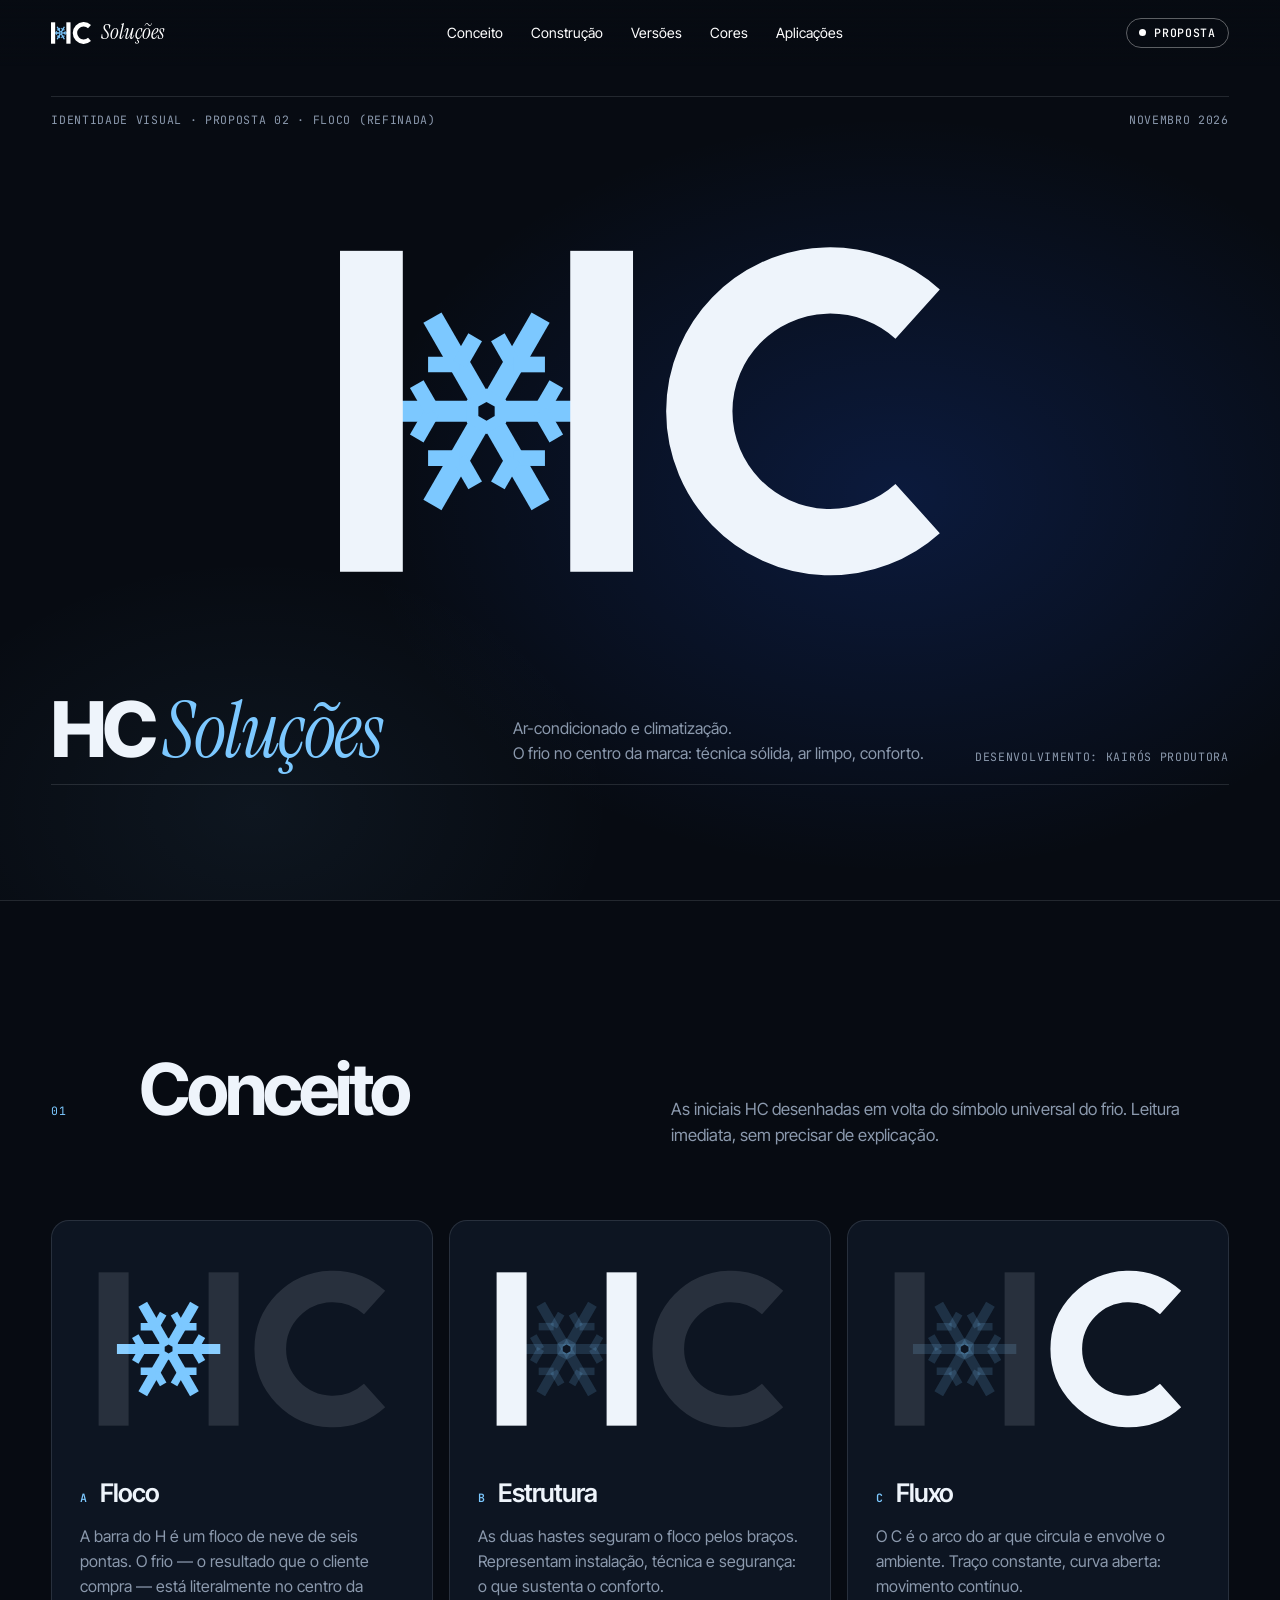
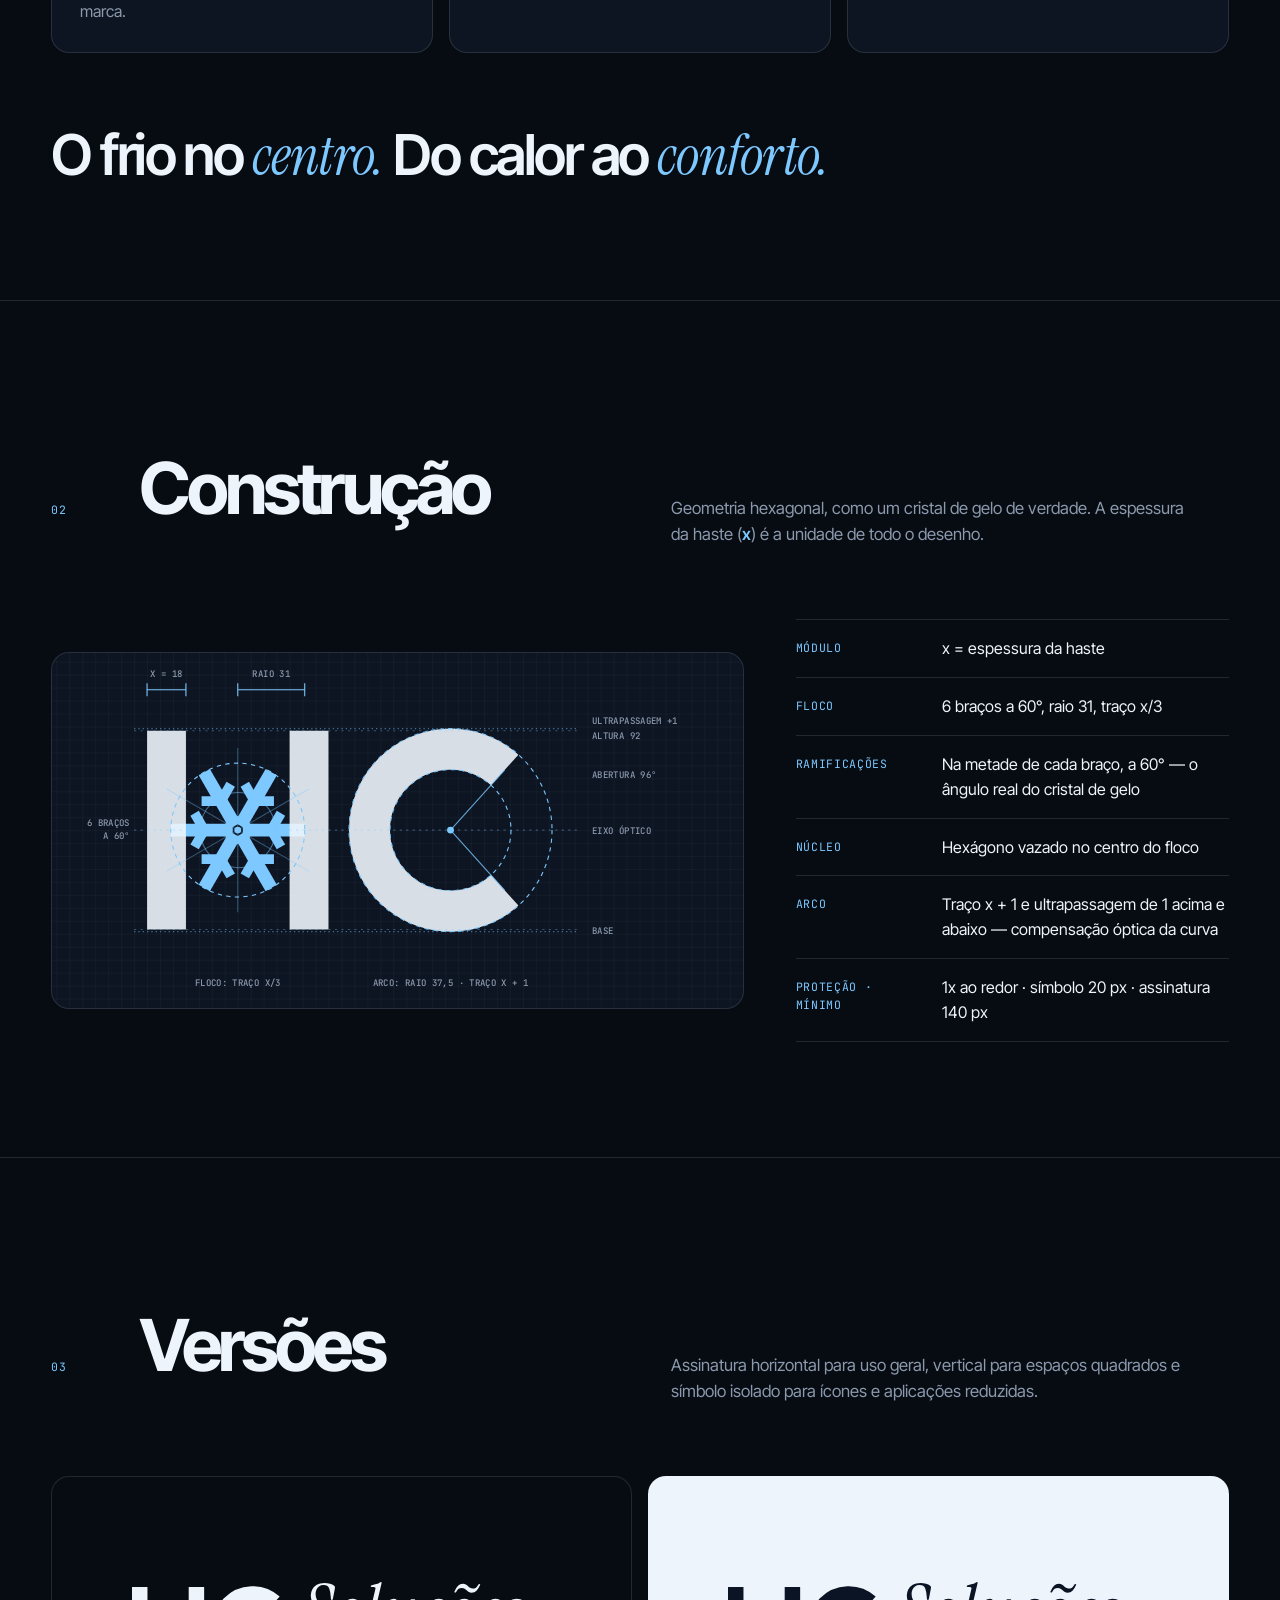
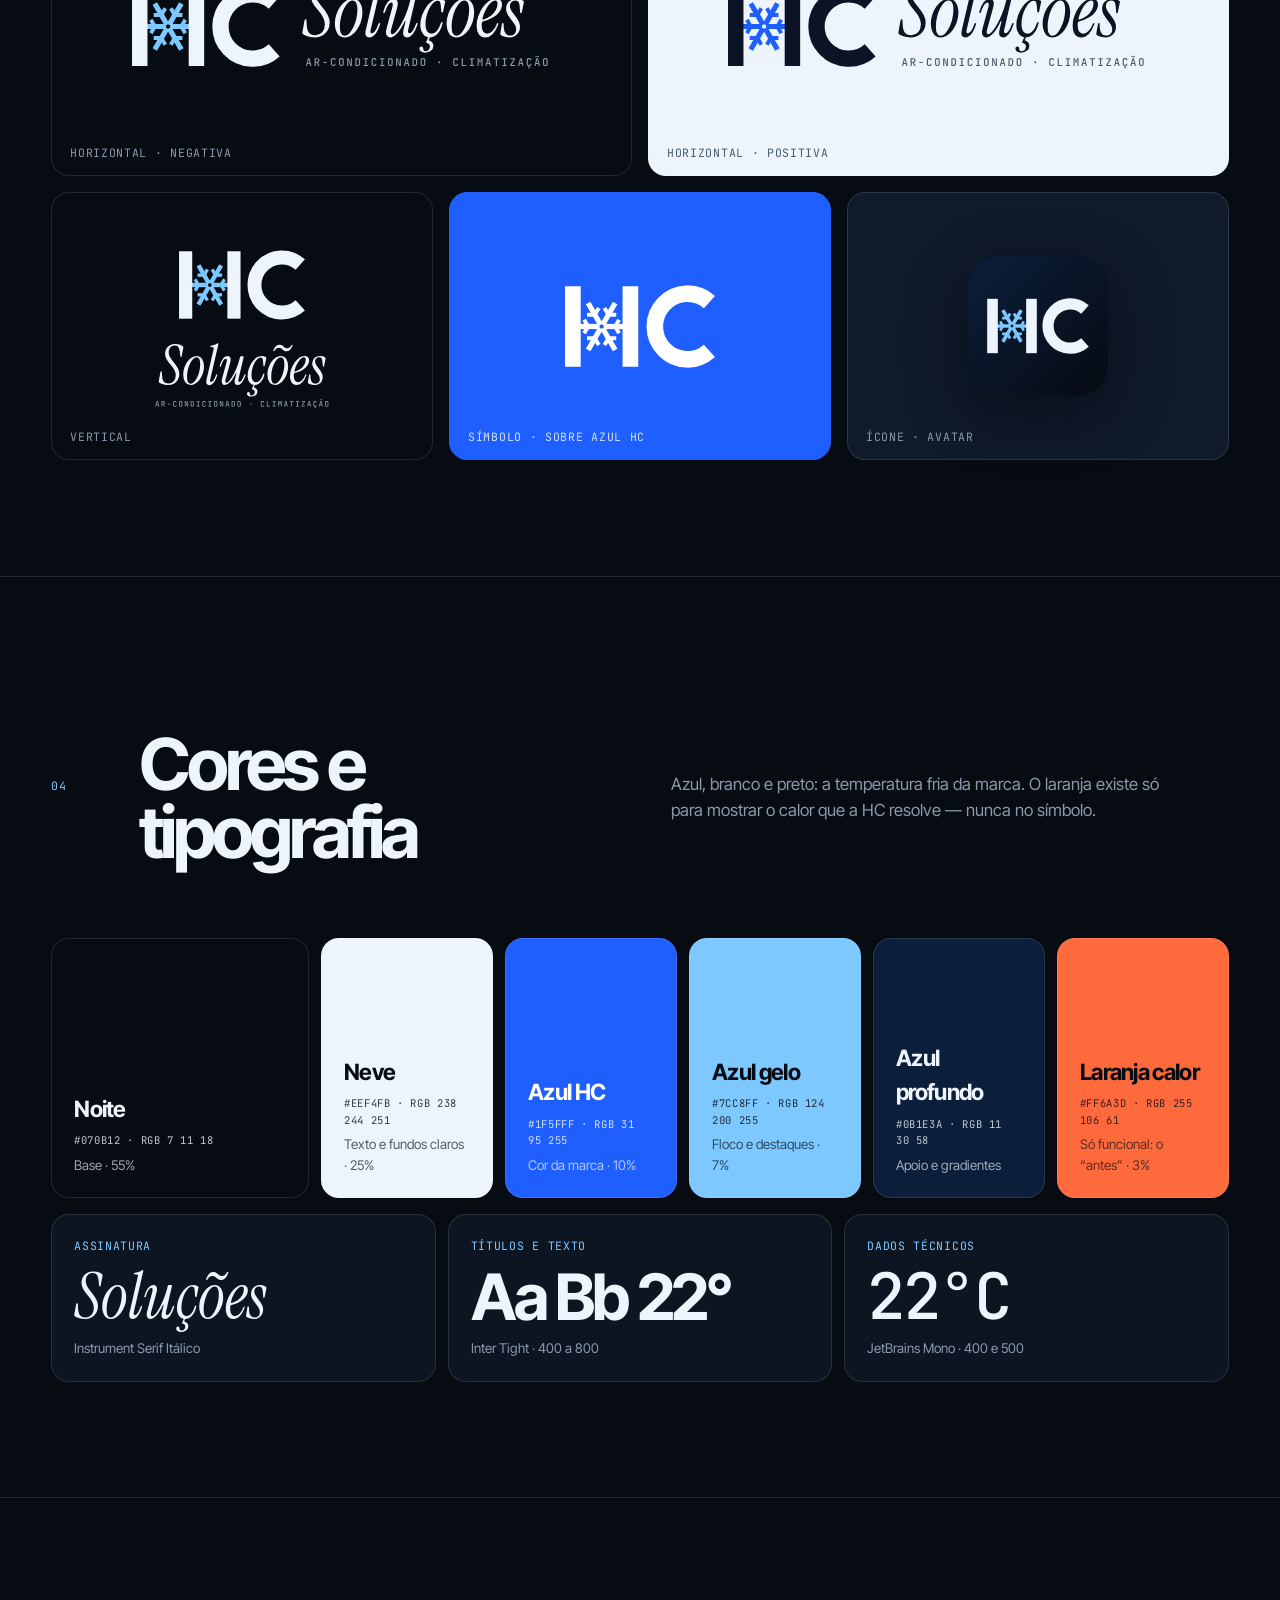
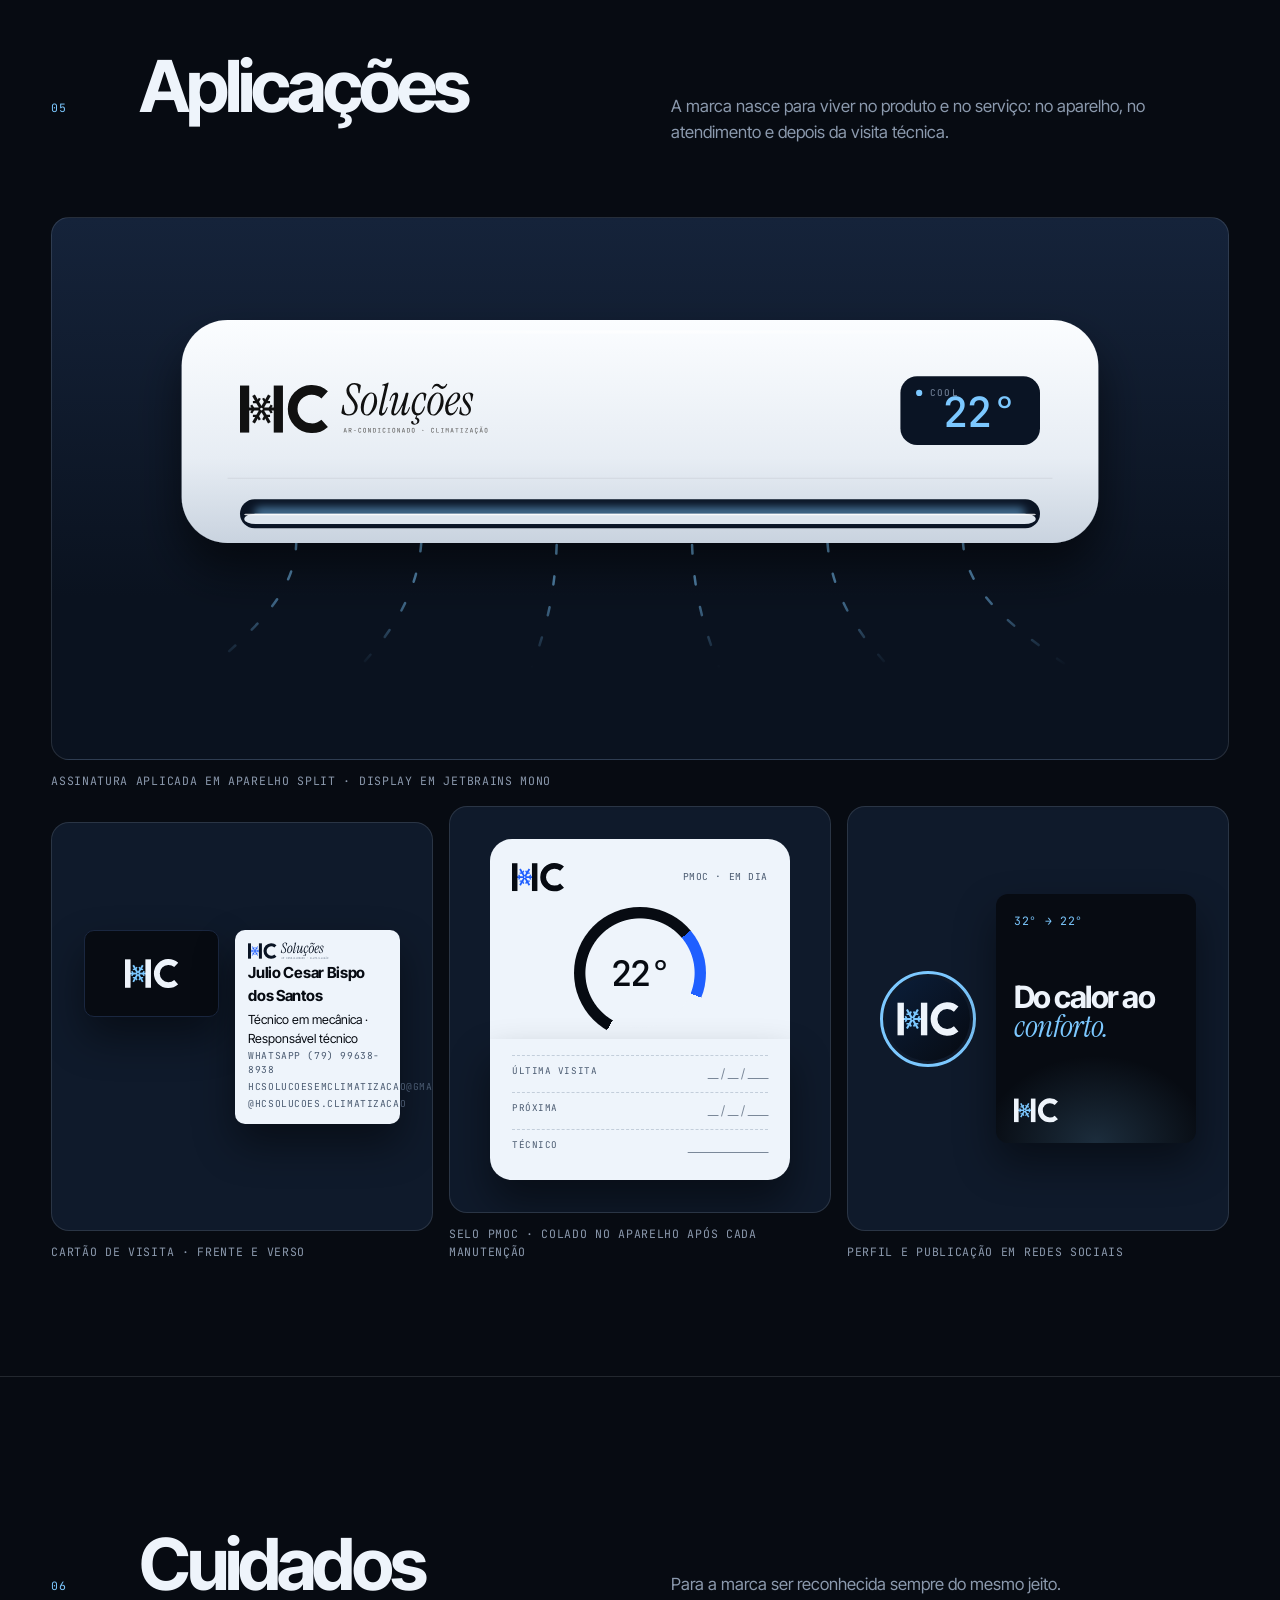
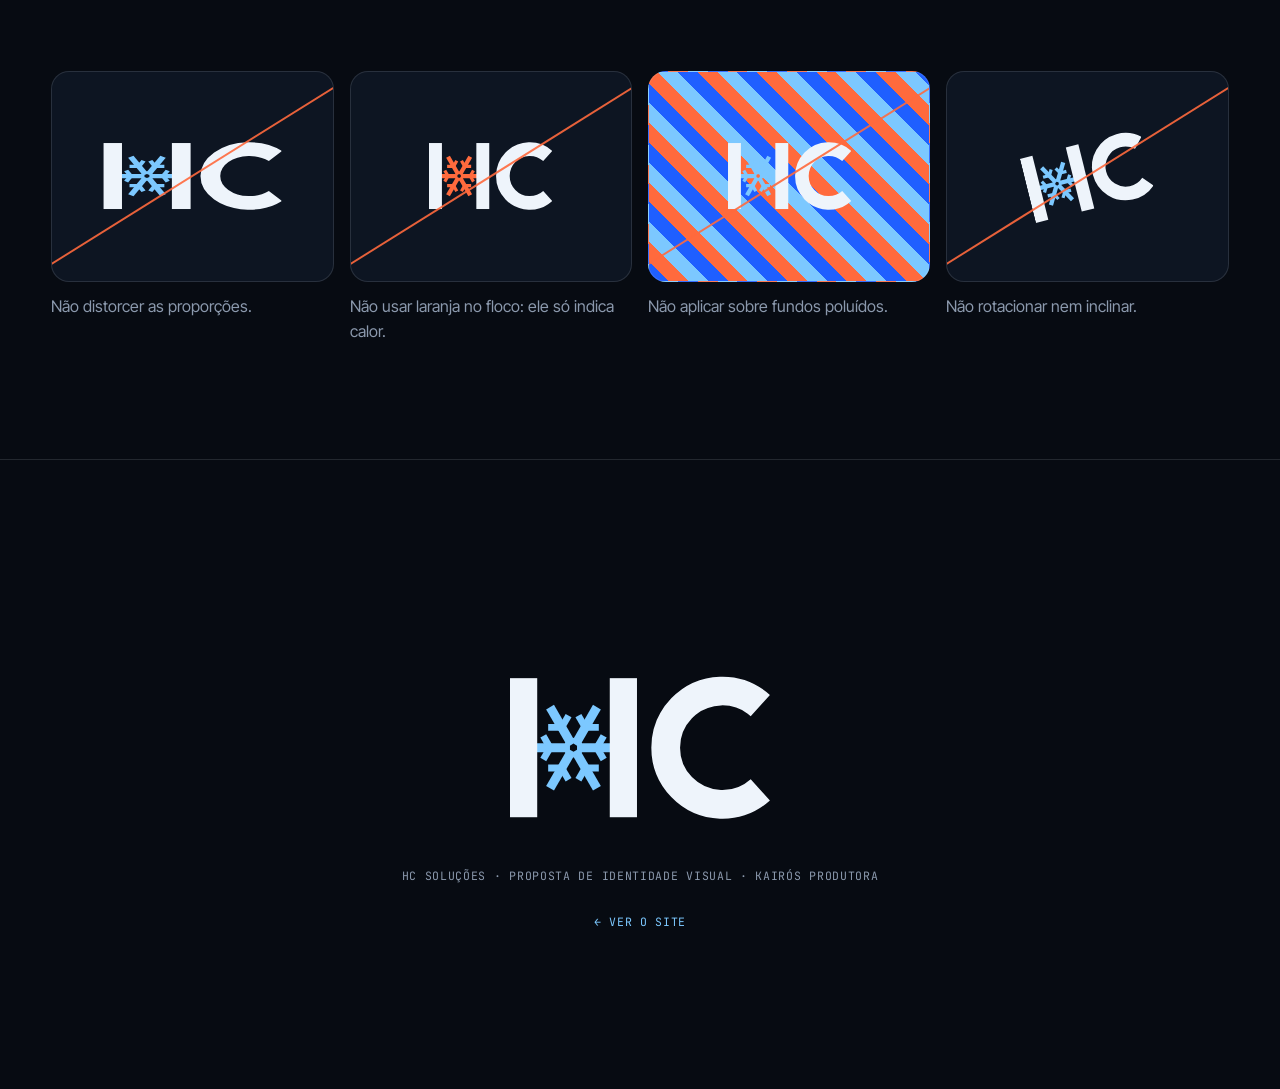
<file: marca.html>
<!doctype html>
<html lang="pt-BR">
<head>
  <meta charset="UTF-8">
  <meta name="viewport" content="width=device-width, initial-scale=1, viewport-fit=cover">
  <meta name="theme-color" content="#070b12">
  <meta name="robots" content="noindex,nofollow">
  <meta name="description" content="Proposta de identidade visual da HC Soluções — ar-condicionado e climatização.">
  <title>HC Soluções — Proposta de identidade visual</title>
  <link rel="icon" href="./assets/favicon.svg" type="image/svg+xml">
  <link rel="preconnect" href="https://fonts.googleapis.com">
  <link rel="preconnect" href="https://fonts.gstatic.com" crossorigin>
  <link rel="stylesheet" href="https://fonts.googleapis.com/css2?family=Instrument+Serif:ital@0;1&family=Inter+Tight:wght@400;500;600;700;800&family=JetBrains+Mono:wght@400;500&display=swap">
  <link rel="stylesheet" href="./css/styles.css">
  <link rel="stylesheet" href="./css/marca.css">
</head>
<body class="brandbook">
  <svg width="0" height="0" style="position:absolute" aria-hidden="true">
    <defs><mask id="hc-hole" maskUnits="userSpaceOnUse" x="0" y="0" width="172" height="120"><rect width="172" height="120" fill="#fff"/><polygon points="44.34,61.35 42.00,62.70 39.66,61.35 39.66,58.65 42.00,57.30 44.34,58.65" fill="#000"/></mask></defs>
    <symbol id="hc-symbol" viewBox="0 0 172 120">
      <g class="hc-flake" mask="url(#hc-hole)"><path d="M42.00 60.00L73.00 60.00" style="stroke:var(--flake,#7cc8ff);fill:var(--flake,#7cc8ff)" stroke-width="6" fill="none"/><path d="M57.50 60.00L62.00 52.21" style="stroke:var(--flake,#7cc8ff);fill:var(--flake,#7cc8ff)" stroke-width="4.5" fill="none"/><path d="M57.50 60.00L62.00 67.79" style="stroke:var(--flake,#7cc8ff);fill:var(--flake,#7cc8ff)" stroke-width="4.5" fill="none"/><path d="M42.00 60.00L57.50 86.85" style="stroke:var(--flake,#7cc8ff);fill:var(--flake,#7cc8ff)" stroke-width="6" fill="none"/><path d="M49.75 73.42L58.75 73.42" style="stroke:var(--flake,#7cc8ff);fill:var(--flake,#7cc8ff)" stroke-width="4.5" fill="none"/><path d="M49.75 73.42L45.25 81.22" style="stroke:var(--flake,#7cc8ff);fill:var(--flake,#7cc8ff)" stroke-width="4.5" fill="none"/><path d="M42.00 60.00L26.50 86.85" style="stroke:var(--flake,#7cc8ff);fill:var(--flake,#7cc8ff)" stroke-width="6" fill="none"/><path d="M34.25 73.42L38.75 81.22" style="stroke:var(--flake,#7cc8ff);fill:var(--flake,#7cc8ff)" stroke-width="4.5" fill="none"/><path d="M34.25 73.42L25.25 73.42" style="stroke:var(--flake,#7cc8ff);fill:var(--flake,#7cc8ff)" stroke-width="4.5" fill="none"/><path d="M42.00 60.00L11.00 60.00" style="stroke:var(--flake,#7cc8ff);fill:var(--flake,#7cc8ff)" stroke-width="6" fill="none"/><path d="M26.50 60.00L22.00 67.79" style="stroke:var(--flake,#7cc8ff);fill:var(--flake,#7cc8ff)" stroke-width="4.5" fill="none"/><path d="M26.50 60.00L22.00 52.21" style="stroke:var(--flake,#7cc8ff);fill:var(--flake,#7cc8ff)" stroke-width="4.5" fill="none"/><path d="M42.00 60.00L26.50 33.15" style="stroke:var(--flake,#7cc8ff);fill:var(--flake,#7cc8ff)" stroke-width="6" fill="none"/><path d="M34.25 46.58L25.25 46.58" style="stroke:var(--flake,#7cc8ff);fill:var(--flake,#7cc8ff)" stroke-width="4.5" fill="none"/><path d="M34.25 46.58L38.75 38.78" style="stroke:var(--flake,#7cc8ff);fill:var(--flake,#7cc8ff)" stroke-width="4.5" fill="none"/><path d="M42.00 60.00L57.50 33.15" style="stroke:var(--flake,#7cc8ff);fill:var(--flake,#7cc8ff)" stroke-width="6" fill="none"/><path d="M49.75 46.58L45.25 38.78" style="stroke:var(--flake,#7cc8ff);fill:var(--flake,#7cc8ff)" stroke-width="4.5" fill="none"/><path d="M49.75 46.58L58.75 46.58" style="stroke:var(--flake,#7cc8ff);fill:var(--flake,#7cc8ff)" stroke-width="4.5" fill="none"/><polygon points="47.63,63.25 42.00,66.50 36.37,63.25 36.37,56.75 42.00,53.50 47.63,56.75" style="fill:var(--flake,#7cc8ff);fill:var(--flake,#7cc8ff)"/></g>
      <rect x="0" y="14" width="18" height="92" style="fill:var(--stem,currentColor)"/><rect x="66" y="14" width="18" height="92" style="fill:var(--stem,currentColor)"/><path d="M165.59 32.13A37.5 37.5 0 1 0 165.59 87.87" fill="none" style="stroke:var(--arc,currentColor)" stroke-width="19"/>
    </symbol>
  </svg>
  <a class="skip" href="#conteudo">Pular para o conteúdo</a>

  <header class="nav">
    <a class="brand" href="./index.html" aria-label="HC Soluções — voltar ao site">
      <svg class="brand__mark" aria-hidden="true"><use href="#hc-symbol"/></svg><span class="brand__name">Soluções</span>
    </a>
    <nav aria-label="Capítulos">
      <ul>
        <li><a href="#conceito">Conceito</a></li>
        <li><a href="#construcao">Construção</a></li>
        <li><a href="#versoes">Versões</a></li>
        <li><a href="#cores">Cores</a></li>
        <li><a href="#aplicacoes">Aplicações</a></li>
      </ul>
    </nav>
    <span class="status-pill"><i aria-hidden="true"></i>Proposta</span>
  </header>

  <main id="conteudo">
    <!-- CAPA -->
    <section class="bk bk--cover" aria-labelledby="capa-title">
      <div class="cover__meta mono"><span>Identidade visual · Proposta 02 · Floco (refinada)</span><span>Novembro 2026</span></div>
      <div class="cover__mark">
        <svg class="cover__symbol" aria-hidden="true"><use href="#hc-symbol"/></svg>
      </div>
      <div class="cover__foot">
        <h1 id="capa-title">HC <em>Soluções</em></h1>
        <p>Ar-condicionado e climatização.<br>O frio no centro da marca: técnica sólida, ar limpo, conforto.</p>
        <span class="mono">Desenvolvimento: KAIRÓS Produtora</span>
      </div>
    </section>

    <!-- 01 CONCEITO -->
    <section class="bk" id="conceito" aria-labelledby="conceito-title">
      <header class="bk__head"><span class="mono idx">01</span><h2 id="conceito-title">Conceito</h2>
        <p>As iniciais HC desenhadas em volta do símbolo universal do frio. Leitura imediata, sem precisar de explicação.</p></header>
      <ol class="concept">
        <li>
          <svg class="concept__fig is-flake" aria-hidden="true"><use href="#hc-symbol"/></svg>
          <h3><span class="mono">A</span> Floco</h3>
          <p>A barra do H é um floco de neve de seis pontas. O frio — o resultado que o cliente compra — está literalmente no centro da marca.</p>
        </li>
        <li>
          <svg class="concept__fig is-stem" aria-hidden="true"><use href="#hc-symbol"/></svg>
          <h3><span class="mono">B</span> Estrutura</h3>
          <p>As duas hastes seguram o floco pelos braços. Representam instalação, técnica e segurança: o que sustenta o conforto.</p>
        </li>
        <li>
          <svg class="concept__fig is-arc" aria-hidden="true"><use href="#hc-symbol"/></svg>
          <h3><span class="mono">C</span> Fluxo</h3>
          <p>O C é o arco do ar que circula e envolve o ambiente. Traço constante, curva aberta: movimento contínuo.</p>
        </li>
      </ol>
      <p class="concept__line">O frio no <em>centro.</em> Do calor ao <em>conforto.</em></p>
    </section>

    <!-- 02 CONSTRUÇÃO -->
    <section class="bk" id="construcao" aria-labelledby="construcao-title">
      <header class="bk__head"><span class="mono idx">02</span><h2 id="construcao-title">Construção</h2>
        <p>Geometria hexagonal, como um cristal de gelo de verdade. A espessura da haste (<b>x</b>) é a unidade de todo o desenho.</p></header>
      <div class="build">
        <svg class="build__grid" viewBox="-44 -22 320 164" role="img" aria-label="Diagrama de construção do símbolo HC">
          <defs><pattern id="g6" width="6" height="6" patternUnits="userSpaceOnUse"><path d="M6 0H0V6" fill="none" stroke="#eef4fb" stroke-opacity=".07" stroke-width=".4"/></pattern></defs>
          <rect x="-44" y="-22" width="320" height="164" fill="url(#g6)"/>
          <use href="#hc-symbol" x="0" y="0" width="172" height="120" class="build__sym"/>
          <g fill="none" stroke="#7cc8ff" stroke-width=".5">
            <circle cx="42" cy="60" r="31" stroke-dasharray="2 2"/>
            <circle cx="42" cy="60" r="17.4" stroke-opacity=".5"/>
            <path d="M42 22V98M9.1 41L74.9 79M9.1 79L74.9 41" stroke-opacity=".35"/>
            <circle cx="140.5" cy="60" r="47" stroke-dasharray="2 2"/>
            <circle cx="140.5" cy="60" r="28" stroke-dasharray="2 2"/>
            <path d="M140.5 60L165.6 32.1M140.5 60L165.6 87.9" stroke-opacity=".8"/>
            <path d="M-6 13H200M-6 107H200" stroke-opacity=".5" stroke-dasharray=".6 1.4"/>
            <path d="M-6 14H200M-6 106H200M-6 60H200" stroke-opacity=".35" stroke-dasharray="1 2"/>
            <path d="M0 -8V-2M18 -8V-2M0 -5H18"/>
            <path d="M42 -8V-2M73 -8V-2M42 -5H73"/>
          </g>
          <circle cx="42" cy="60" r="1.6" fill="#7cc8ff"/><circle cx="140.5" cy="60" r="1.6" fill="#7cc8ff"/>
          <g class="build__labels">
            <text x="9" y="-11" text-anchor="middle">x = 18</text>
            <text x="57.5" y="-11" text-anchor="middle">raio 31</text>
            <text x="-8" y="58" text-anchor="end">6 braços</text>
            <text x="-8" y="64" text-anchor="end">a 60°</text>
            <text x="206" y="11">ultrapassagem +1</text>
            <text x="206" y="18">altura 92</text>
            <text x="206" y="36">abertura 96°</text>
            <text x="206" y="62">eixo óptico</text>
            <text x="206" y="108">base</text>
            <text x="140.5" y="132" text-anchor="middle">arco: raio 37,5 · traço x + 1</text>
            <text x="42" y="132" text-anchor="middle">floco: traço x/3</text>
          </g>
        </svg>
        <dl class="build__specs">
          <div><dt class="mono">Módulo</dt><dd>x = espessura da haste</dd></div>
          <div><dt class="mono">Floco</dt><dd>6 braços a 60°, raio 31, traço x/3</dd></div>
          <div><dt class="mono">Ramificações</dt><dd>Na metade de cada braço, a 60° — o ângulo real do cristal de gelo</dd></div>
          <div><dt class="mono">Núcleo</dt><dd>Hexágono vazado no centro do floco</dd></div>
          <div><dt class="mono">Arco</dt><dd>Traço x + 1 e ultrapassagem de 1 acima e abaixo — compensação óptica da curva</dd></div>
          <div><dt class="mono">Proteção · mínimo</dt><dd>1x ao redor · símbolo 20 px · assinatura 140 px</dd></div>
        </dl>
      </div>
    </section>

    <!-- 03 VERSÕES -->
    <section class="bk" id="versoes" aria-labelledby="versoes-title">
      <header class="bk__head"><span class="mono idx">03</span><h2 id="versoes-title">Versões</h2>
        <p>Assinatura horizontal para uso geral, vertical para espaços quadrados e símbolo isolado para ícones e aplicações reduzidas.</p></header>
      <div class="versions">
        <figure class="v v--wide v--dark"><img src="./assets/logo/hc-logo-horizontal-negativo.svg" alt="Assinatura horizontal, versão negativa"><figcaption class="mono">Horizontal · negativa</figcaption></figure>
        <figure class="v v--wide v--light"><img src="./assets/logo/hc-logo-horizontal-positivo.svg" alt="Assinatura horizontal, versão positiva"><figcaption class="mono">Horizontal · positiva</figcaption></figure>
        <figure class="v v--dark"><img class="v__tall" src="./assets/logo/hc-logo-vertical-negativo.svg" alt="Assinatura vertical"><figcaption class="mono">Vertical</figcaption></figure>
        <figure class="v v--blue"><img class="v__sym" src="./assets/logo/hc-simbolo-azul.svg" alt="Símbolo branco sobre azul"><figcaption class="mono">Símbolo · sobre Azul HC</figcaption></figure>
        <figure class="v v--gray"><img class="v__icon" src="./assets/logo/hc-icone-app.svg" alt="Ícone de aplicativo"><figcaption class="mono">Ícone · avatar</figcaption></figure>
      </div>
    </section>

    <!-- 04 CORES E TIPOGRAFIA -->
    <section class="bk" id="cores" aria-labelledby="cores-title">
      <header class="bk__head"><span class="mono idx">04</span><h2 id="cores-title">Cores e tipografia</h2>
        <p>Azul, branco e preto: a temperatura fria da marca. O laranja existe só para mostrar o calor que a HC resolve — nunca no símbolo.</p></header>
      <ul class="swatches">
        <li style="--c:#070b12;--t:#eef4fb" class="sw--big"><b>Noite</b><span class="mono">#070B12 · RGB 7 11 18</span><small>Base · 55%</small></li>
        <li style="--c:#eef4fb;--t:#070b12"><b>Neve</b><span class="mono">#EEF4FB · RGB 238 244 251</span><small>Texto e fundos claros · 25%</small></li>
        <li style="--c:#1f5fff;--t:#ffffff"><b>Azul HC</b><span class="mono">#1F5FFF · RGB 31 95 255</span><small>Cor da marca · 10%</small></li>
        <li style="--c:#7cc8ff;--t:#070b12"><b>Azul gelo</b><span class="mono">#7CC8FF · RGB 124 200 255</span><small>Floco e destaques · 7%</small></li>
        <li style="--c:#0b1e3a;--t:#eef4fb"><b>Azul profundo</b><span class="mono">#0B1E3A · RGB 11 30 58</span><small>Apoio e gradientes</small></li>
        <li style="--c:#ff6a3d;--t:#070b12"><b>Laranja calor</b><span class="mono">#FF6A3D · RGB 255 106 61</span><small>Só funcional: o “antes” · 3%</small></li>
      </ul>
      <div class="type">
        <div><span class="mono">Assinatura</span><p class="type__s" style="font-family:var(--serif);font-style:italic">Soluções</p><small>Instrument Serif Itálico</small></div>
        <div><span class="mono">Títulos e texto</span><p class="type__s" style="font-weight:700;letter-spacing:-.05em">Aa Bb 22°</p><small>Inter Tight · 400 a 800</small></div>
        <div><span class="mono">Dados técnicos</span><p class="type__s" style="font-family:var(--mono);font-weight:500;letter-spacing:-.04em">22°C</p><small>JetBrains Mono · 400 e 500</small></div>
      </div>
    </section>

    <!-- 05 APLICAÇÕES -->
    <section class="bk" id="aplicacoes" aria-labelledby="aplicacoes-title">
      <header class="bk__head"><span class="mono idx">05</span><h2 id="aplicacoes-title">Aplicações</h2>
        <p>A marca nasce para viver no produto e no serviço: no aparelho, no atendimento e depois da visita técnica.</p></header>
      <div class="apps">
        <figure class="app app--split">
          <div class="app__split" style="--cp:1">
          <svg class="split" viewBox="0 0 960 360" role="img" aria-labelledby="split-title-b">
          <title id="split-title-b">Aparelho de ar-condicionado split com a marca HC Soluções</title>
          <defs>
          <linearGradient id="ac-body" x1="0" y1="0" x2="0" y2="1">
          <stop offset="0" stop-color="#fbfdff"/><stop offset=".62" stop-color="#e7edf4"/><stop offset="1" stop-color="#c9d3df"/>
          </linearGradient>
          <linearGradient id="ac-sheen" x1="0" y1="0" x2="1" y2="0">
          <stop offset="0" stop-color="#fff" stop-opacity="0"/><stop offset=".5" stop-color="#fff" stop-opacity=".7"/><stop offset="1" stop-color="#fff" stop-opacity="0"/>
          </linearGradient>
          <linearGradient id="ac-air" x1="0" y1="0" x2="0" y2="1">
          <stop offset="0" stop-color="#7cc8ff" stop-opacity=".9"/><stop offset="1" stop-color="#7cc8ff" stop-opacity="0"/>
          </linearGradient>
          <filter id="ac-shadow" x="-10%" y="-20%" width="120%" height="160%">
          <feDropShadow dx="0" dy="26" stdDeviation="22" flood-color="#000" flood-opacity=".55"/>
          </filter>
          </defs>
          <g class="split__air" stroke="url(#ac-air)" stroke-width="2.4" fill="none" stroke-linecap="round">
          <path d="M150 236C150 286 110 320 70 356"/>
          <path d="M270 238C266 292 236 330 210 358"/>
          <path d="M400 240C398 296 386 330 376 358"/>
          <path d="M530 240C532 296 546 330 556 358"/>
          <path d="M660 238C664 292 694 330 720 358"/>
          <path d="M790 236C792 286 840 320 890 356"/>
          </g>
          <g filter="url(#ac-shadow)">
          <rect x="40" y="24" width="880" height="214" rx="44" fill="url(#ac-body)"/>
          </g>
          <rect x="96" y="34" width="768" height="3" rx="1.5" fill="url(#ac-sheen)"/>
          <path d="M84 176H876" stroke="#000" stroke-opacity=".07"/>
          <rect x="96" y="196" width="768" height="28" rx="14" fill="#0a1424"/>
          <rect class="split__glow" x="110" y="204" width="740" height="10" rx="5" fill="#7cc8ff"/>
          <g class="split__flap"><rect x="100" y="198" width="760" height="22" rx="11" fill="#dde5ee"/><rect x="100" y="198" width="760" height="3" rx="1.5" fill="#fff" opacity=".8"/></g>
          <image href="./assets/logo/hc-logo-horizontal-aparelho.svg" x="96" y="80" width="240" height="59"/>
          <g class="split__display">
          <rect x="730" y="78" width="134" height="66" rx="16" fill="#0a1424"/>
          <circle cx="748" cy="94" r="3" fill="#7cc8ff" class="split__led"/>
          <text x="806" y="127" text-anchor="middle" class="split__temp" data-temp-display>22°</text>
          <text x="758" y="97" class="split__mode">COOL</text>
          </g>
          </svg>
          </div>
          <figcaption class="mono">Assinatura aplicada em aparelho split · display em JetBrains Mono</figcaption>
        </figure>

        <figure class="app">
          <div class="biz">
            <div class="biz__card biz__card--front"><svg aria-hidden="true"><use href="#hc-symbol"/></svg></div>
            <div class="biz__card biz__card--back">
              <img src="./assets/logo/hc-logo-horizontal-positivo.svg" alt="">
              <div><b>Julio Cesar Bispo dos Santos</b><span>Técnico em mecânica · Responsável técnico</span></div>
              <div class="mono"><span>WhatsApp (79) 99638-8938</span><span>hcsolucoesemclimatizacao@gmail.com</span><span>@hcsolucoes.climatizacao</span></div>
            </div>
          </div>
          <figcaption class="mono">Cartão de visita · frente e verso</figcaption>
        </figure>

        <figure class="app">
          <div class="tag">
            <div class="tag__top"><svg aria-hidden="true"><use href="#hc-symbol"/></svg><span class="mono">PMOC · em dia</span></div>
            <div class="tag__dial" aria-hidden="true"><span>22°</span></div>
            <dl>
              <div><dt class="mono">Última visita</dt><dd>__ / __ / ____</dd></div>
              <div><dt class="mono">Próxima</dt><dd>__ / __ / ____</dd></div>
              <div><dt class="mono">Técnico</dt><dd>________________</dd></div>
            </dl>
          </div>
          <figcaption class="mono">Selo PMOC · colado no aparelho após cada manutenção</figcaption>
        </figure>

        <figure class="app">
          <div class="social">
            <div class="social__avatar"><img src="./assets/logo/hc-icone-app.svg" alt=""></div>
            <div class="social__post">
              <span class="mono">32° → 22°</span>
              <p>Do calor ao <em>conforto.</em></p>
              <svg aria-hidden="true"><use href="#hc-symbol"/></svg>
            </div>
          </div>
          <figcaption class="mono">Perfil e publicação em redes sociais</figcaption>
        </figure>
      </div>
    </section>

    <!-- 06 USOS INCORRETOS -->
    <section class="bk" id="cuidados" aria-labelledby="cuidados-title">
      <header class="bk__head"><span class="mono idx">06</span><h2 id="cuidados-title">Cuidados</h2>
        <p>Para a marca ser reconhecida sempre do mesmo jeito.</p></header>
      <ul class="donts">
        <li><div class="donts__box"><svg style="transform:scaleX(1.45)" aria-hidden="true"><use href="#hc-symbol"/></svg></div><p>Não distorcer as proporções.</p></li>
        <li><div class="donts__box"><svg style="--flake:#ff6a3d" aria-hidden="true"><use href="#hc-symbol"/></svg></div><p>Não usar laranja no floco: ele só indica calor.</p></li>
        <li><div class="donts__box donts__box--busy"><svg aria-hidden="true"><use href="#hc-symbol"/></svg></div><p>Não aplicar sobre fundos poluídos.</p></li>
        <li><div class="donts__box"><svg style="transform:rotate(-14deg)" aria-hidden="true"><use href="#hc-symbol"/></svg></div><p>Não rotacionar nem inclinar.</p></li>
      </ul>
    </section>

    <section class="bk bk--end" aria-label="Encerramento">
      <svg class="end__symbol" aria-hidden="true"><use href="#hc-symbol"/></svg>
      <p class="mono">HC Soluções · Proposta de identidade visual · KAIRÓS Produtora</p>
      <a class="mono" href="./index.html">← Ver o site</a>
    </section>
  </main>
</body>
</html>
</file>
<file: css/styles.css>
/* ==========================================================================
   HC Soluções — Proposta visual "Do complexo ao claro"
   Proposta 02 — paleta azul, branco e preto; laranja só como "calor".
   ========================================================================== */
:root {
  --bg: #070b12;
  --bg-2: #0d1522;
  --ink: #eef4fb;
  --muted: #8b99ad;
  --line: rgba(238, 244, 251, .12);
  --accent: #7cc8ff;           /* Azul gelo — destaque */
  --accent-ink: #070b12;
  --blue: #1f5fff;             /* Azul HC */
  --navy: #0b1e3a;             /* Azul profundo */
  --heat: #ff6a3d;             /* Laranja calor — uso funcional */

  --sans: "Inter Tight", Inter, system-ui, -apple-system, "Segoe UI", sans-serif;
  --serif: "Instrument Serif", "Times New Roman", serif;
  --mono: "JetBrains Mono", ui-monospace, SFMono-Regular, Menlo, monospace;

  --pad: clamp(20px, 4vw, 56px);
  --ease: cubic-bezier(.2, .7, .1, 1);

  color-scheme: dark;
}

*, *::before, *::after { box-sizing: border-box; }
html { scroll-behavior: smooth; -webkit-text-size-adjust: 100%; }
body {
  margin: 0;
  min-width: 320px;
  background: var(--bg);
  color: var(--ink);
  font: 400 16px/1.55 var(--sans);
  -webkit-font-smoothing: antialiased;
  overflow-x: hidden;
}
::selection { background: var(--accent); color: var(--accent-ink); }
a { color: inherit; }
h1, h2, h3, p { margin: 0; }
em { font-family: var(--serif); font-style: italic; font-weight: 400; letter-spacing: -.01em; }
.mono { font-family: var(--mono); font-size: .72rem; letter-spacing: .06em; text-transform: uppercase; }

:focus-visible { outline: 2px solid var(--accent); outline-offset: 4px; border-radius: 4px; }
.skip {
  position: fixed; left: 12px; top: -60px; z-index: 100;
  background: var(--accent); color: var(--accent-ink);
  padding: 10px 16px; border-radius: 999px; font-weight: 600; text-decoration: none;
  transition: top .2s;
}
.skip:focus { top: 12px; }

/* ---------- Camadas globais ---------- */
.grain {
  position: fixed; inset: -50%; z-index: 90; pointer-events: none; opacity: .07;
  background-image: url("data:image/svg+xml,%3Csvg xmlns='http://www.w3.org/2000/svg' width='160' height='160'%3E%3Cfilter id='n'%3E%3CfeTurbulence type='fractalNoise' baseFrequency='.9' numOctaves='3' stitchTiles='stitch'/%3E%3C/filter%3E%3Crect width='100%25' height='100%25' filter='url(%23n)'/%3E%3C/svg%3E");
  animation: grain 1.2s steps(6) infinite;
}
@keyframes grain {
  0% { transform: translate(0, 0); } 20% { transform: translate(-3%, 2%); }
  40% { transform: translate(2%, -4%); } 60% { transform: translate(-4%, -1%); }
  80% { transform: translate(3%, 3%); } 100% { transform: translate(0, 0); }
}
/* Correntes de ar: camada quase invisível atrás do conteúdo */
.wind { position: fixed; inset: 0; width: 100%; height: 100%; z-index: 0; pointer-events: none; }
main, .footer { position: relative; z-index: 1; }

.progress { position: fixed; inset: 0 0 auto; height: 2px; z-index: 80; }
.progress span {
  display: block; height: 100%; background: var(--accent);
  transform-origin: 0 50%; transform: scaleX(var(--p, 0));
}

/* ---------- Navegação ---------- */
.nav {
  position: fixed; inset: 0 0 auto; z-index: 70;
  display: flex; align-items: center; justify-content: space-between; gap: 24px;
  padding: 18px var(--pad);
  mix-blend-mode: difference; color: #fff;
}
.brand { display: inline-flex; align-items: center; gap: 10px; text-decoration: none; }
.brand__mark { width: 40px; height: 28px; display: block; }
.brand__name { font-family: var(--serif); font-style: italic; font-size: 1.3rem; line-height: 1; }
.nav ul { display: flex; gap: 28px; list-style: none; margin: 0; padding: 0; }
.nav ul a {
  font-size: .88rem; text-decoration: none; position: relative; padding: 4px 0;
}
.nav ul a::after {
  content: ""; position: absolute; left: 0; right: 0; bottom: 0; height: 1px;
  background: currentColor; transform: scaleX(0); transform-origin: right;
  transition: transform .5s var(--ease);
}
.nav ul a:hover::after, .nav ul a:focus-visible::after { transform: scaleX(1); transform-origin: left; }
.nav__end { display: flex; align-items: center; gap: 10px; }
.sound {
  display: inline-flex; align-items: center; gap: 10px; cursor: pointer;
  font: 500 .72rem/1 var(--mono); letter-spacing: .06em; text-transform: uppercase; color: inherit;
  background: none; border: 1px solid rgba(255, 255, 255, .35); border-radius: 999px; padding: 7px 12px;
  transition: border-color .3s, background-color .3s;
}
.sound:hover { border-color: #fff; }
.sound[hidden] { display: none; }
.sound__bars { display: inline-flex; align-items: center; gap: 2px; height: 12px; }
.sound__bars i { width: 2px; height: 3px; border-radius: 1px; background: currentColor; transition: height .3s; }
.sound[aria-pressed="true"] .sound__bars i { animation: breeze 1.4s ease-in-out infinite; }
.sound[aria-pressed="true"] .sound__bars i:nth-child(2) { animation-delay: -.2s; }
.sound[aria-pressed="true"] .sound__bars i:nth-child(3) { animation-delay: -.45s; }
.sound[aria-pressed="true"] .sound__bars i:nth-child(4) { animation-delay: -.7s; }
.sound[aria-pressed="true"] .sound__bars i:nth-child(5) { animation-delay: -.95s; }
@keyframes breeze { 0%, 100% { height: 3px; } 50% { height: 12px; } }
.sound:not([aria-pressed="true"]) { animation: invite 2.4s ease-in-out 3s 2; }
@keyframes invite { 50% { border-color: #fff; } }

.status-pill {
  display: inline-flex; align-items: center; gap: 8px;
  font: 500 .72rem/1 var(--mono); letter-spacing: .06em; text-transform: uppercase;
  border: 1px solid rgba(255, 255, 255, .35); border-radius: 999px; padding: 8px 12px;
}
.status-pill i {
  width: 7px; height: 7px; border-radius: 50%; background: #fff;
  animation: pulse 1.8s ease-in-out infinite;
}
@keyframes pulse { 50% { opacity: .25; transform: scale(.7); } }

/* ---------- Hero ---------- */
.hero { position: relative; height: 230vh; }
.hero__stage {
  position: sticky; top: 0; height: 100vh; height: 100svh; overflow: hidden;
  display: grid; grid-template-rows: auto 1fr auto;
  padding: 88px var(--pad) 32px;
  background:
    radial-gradient(1200px 600px at 70% 10%, rgba(31, 95, 255, .16), transparent 60%),
    radial-gradient(900px 500px at 10% 100%, rgba(124, 200, 255, .06), transparent 60%),
    var(--bg);
}
.hero__stage::before { /* grade de referência */
  content: ""; position: absolute; inset: 0; pointer-events: none;
  background-image:
    linear-gradient(var(--line) 1px, transparent 1px),
    linear-gradient(90deg, var(--line) 1px, transparent 1px);
  background-size: calc((100% - 2 * var(--pad)) / 12) 25%;
  background-position: var(--pad) 0;
  mask-image: radial-gradient(ellipse at center, #000 30%, transparent 80%);
  opacity: .5;
}
.hero__canvas { position: absolute; inset: 0; width: 100%; height: 100%; }
.hero__meta, .hero__title, .hero__foot { position: relative; z-index: 2; }
.hero__meta {
  display: flex; justify-content: space-between; gap: 16px; color: var(--muted);
  border-top: 1px solid var(--line); padding-top: 14px;
}
.hero__meta b { color: var(--accent); font-weight: 500; }
.hero__title {
  align-self: center;
  font-weight: 700; font-size: clamp(3.4rem, 11.5vw, 11rem);
  line-height: .9; letter-spacing: -.065em;
  transform: translateY(calc(var(--hp, 0) * -40px));
  opacity: calc(1 - var(--hp, 0) * 1.6);
  pointer-events: none;
}
.hero__title em { color: var(--accent); padding-right: .04em; }
.hero__title .line { display: block; overflow: hidden; padding-bottom: .04em; }
.hero__title .line > span { display: inline-block; }
.js .hero__title .line > span { transform: translateY(105%); animation: rise 1.2s var(--ease) forwards; }
.js .hero__title .line:nth-child(2) > span { animation-delay: .12s; }
@keyframes rise { to { transform: none; } }
.hero__foot {
  display: flex; align-items: end; justify-content: space-between; gap: 32px;
  border-bottom: 1px solid var(--line); padding-bottom: 18px;
}
.hero__foot p { max-width: 380px; color: var(--muted); font-size: 1rem; }
.hero__meter { display: flex; align-items: center; gap: 12px; color: var(--muted); }
.meter { width: clamp(80px, 14vw, 180px); height: 1px; background: var(--line); position: relative; }
.meter i {
  position: absolute; inset: 0; background: var(--accent);
  transform-origin: left; transform: scaleX(var(--hp, 0));
}

/* ---------- Climatização: o scroll esfria o ambiente ---------- */
.climate { --cp: 1; position: relative; height: 260vh; border-top: 1px solid var(--line); }
.js .climate { --cp: 0; }
.climate__stage {
  position: sticky; top: 0; height: 100vh; height: 100svh; overflow: hidden;
  display: grid; grid-template-rows: auto 1fr auto; gap: 16px;
  padding: 96px var(--pad) 32px;
}
.climate__air { /* ar quente que se dissolve em ar tratado */
  position: absolute; inset: 0; pointer-events: none;
  background:
    radial-gradient(70% 60% at 50% 30%, rgba(255, 106, 61, calc(.22 * (1 - var(--cp)))), transparent 70%),
    radial-gradient(60% 55% at 50% 85%, rgba(31, 95, 255, calc(.28 * var(--cp))), transparent 70%);
}
.climate__air::after { /* ondulação de calor */
  content: ""; position: absolute; inset: 0;
  background: repeating-linear-gradient(0deg, transparent 0 22px, rgba(255, 106, 61, calc(.05 * (1 - var(--cp)))) 22px 23px);
  animation: shimmer 3s linear infinite;
}
@keyframes shimmer { to { transform: translateY(-23px); } }
.climate__head { position: relative; display: grid; grid-template-columns: 64px 1fr; gap: 16px; align-items: baseline; }
.climate__title { font-size: clamp(2.6rem, 7vw, 6.6rem); font-weight: 700; letter-spacing: -.06em; line-height: .95; }
.climate__title em { color: color-mix(in srgb, var(--heat) calc(100% - var(--cp) * 100%), var(--accent)); }
.climate__unit { position: relative; margin: 0; align-self: center; justify-self: center; width: min(100%, 1040px); }
.split { display: block; width: 100%; height: auto; overflow: visible; }
/* Versão 3D: o canvas ocupa o lugar da ilustração (que vira reserva sem WebGL) */
.split3d { position: absolute; inset: -22% -10% -55% -10%; width: 120%; height: 177%; display: block; pointer-events: none; opacity: 0; transition: opacity .8s var(--ease); }
.climate__unit.is-3d .split3d { opacity: 1; }
.climate__unit.is-3d .split { visibility: hidden; }
.split__temp { font: 500 40px var(--mono); fill: #7cc8ff; letter-spacing: -.02em; }
.split__mode { font: 500 9px var(--mono); fill: #6b7a90; letter-spacing: .14em; }
.split__led { animation: pulse 1.8s ease-in-out infinite; }
.split__flap { transform-box: fill-box; transform-origin: 50% 0; transform: translateY(calc(var(--cp) * 12px)) scaleY(calc(1 - var(--cp) * .55)); }
.split__glow { opacity: calc(var(--cp) * .55); filter: blur(4px); }
.split__air path { stroke-dasharray: 8 22; opacity: var(--cp); animation: flow 1.6s linear infinite; }
.split__air path:nth-child(2n) { animation-duration: 2.1s; }
@keyframes flow { to { stroke-dashoffset: -60; } }
.climate__foot {
  position: relative; display: flex; justify-content: space-between; align-items: end; gap: 32px;
  border-bottom: 1px solid var(--line); padding-bottom: 18px;
}
.climate__readout { display: flex; align-items: center; gap: 14px; color: var(--muted); margin: 0; }
.climate__readout b { color: var(--ink); font-size: 1.6rem; font-weight: 500; letter-spacing: -.02em; font-variant-numeric: tabular-nums; min-width: 4.2ch; }
.climate__snow { position: absolute; inset: 0; pointer-events: none; opacity: clamp(0, calc((var(--cp) - .55) * 2.2), 1); }
.climate__snow span {
  position: absolute; top: -24px; left: var(--x); width: var(--s); aspect-ratio: 1; color: var(--accent); opacity: .7;
  animation: snow var(--d) linear var(--delay) infinite;
}
.climate__snow svg { width: 100%; height: 100%; display: block; }
@keyframes snow {
  to { transform: translate3d(var(--drift), 105vh, 0) rotate(240deg); }
}
.climate__readout .meter i { transform: scaleX(var(--cp)); background: linear-gradient(90deg, var(--heat), var(--accent)); }
.climate__readout [data-climate-state] { color: var(--accent); }
.climate__copy { max-width: 400px; color: var(--muted); text-align: right; }


/* ---------- Tela de entrada (libera o som) ---------- */
.intro {
  position: fixed; inset: 0; z-index: 120; display: grid; place-items: center; padding: 24px;
  background:
    radial-gradient(60% 50% at 50% 40%, rgba(31, 95, 255, .22), transparent 70%),
    var(--bg);
  transition: opacity .9s var(--ease), transform 1.1s var(--ease), filter .9s;
}
.intro[hidden] { display: none; }
.intro.is-leaving { opacity: 0; transform: translateY(-4%) scale(1.04); filter: blur(10px); pointer-events: none; }
html.intro-open { overflow: hidden; }
.intro-open .hero__title .line > span { animation-play-state: paused; }
@keyframes ring { 70% { box-shadow: 0 0 0 18px rgba(124, 200, 255, 0); } 100% { box-shadow: 0 0 0 0 rgba(124, 200, 255, 0); } }

/* ---------- Selo PMOC no hero ---------- */
.hero__copy { display: flex; flex-direction: column; gap: 18px; align-items: flex-start; }
.pmoc-badge {
  display: inline-flex; align-items: center; gap: 12px; text-decoration: none;
  border: 1px solid rgba(124, 200, 255, .45); border-radius: 999px; padding: 6px 16px 6px 6px;
  background: rgba(31, 95, 255, .12); backdrop-filter: blur(6px); font-size: .9rem;
  transition: background-color .3s, border-color .3s;
}
.pmoc-badge b { background: var(--blue); color: #fff; border-radius: 999px; padding: 6px 10px; font-size: .72rem; }
.pmoc-badge i { font-style: normal; color: var(--accent); transition: transform .3s var(--ease); }
.pmoc-badge:hover { background: rgba(31, 95, 255, .25); border-color: var(--accent); }
.pmoc-badge:hover i { transform: translateX(4px); }
.nav__pmoc { font-weight: 600; }

/* ---------- PMOC ---------- */
.pmoc {
  position: relative; overflow: hidden; padding: clamp(96px, 12vw, 160px) var(--pad);
  background: linear-gradient(180deg, var(--bg) 0%, var(--navy) 40%, #0a1830 100%);
  border-block: 1px solid rgba(124, 200, 255, .22);
}
.pmoc__glow {
  position: absolute; inset: auto -20% -30% -20%; height: 70%; pointer-events: none;
  background: radial-gradient(50% 50% at 50% 50%, rgba(31, 95, 255, .3), transparent 70%);
}
.pmoc > * { position: relative; }

/* Cabeçalho: uma ideia por linha */
.pmoc__head { display: grid; grid-template-columns: minmax(0, 1.25fr) minmax(0, .75fr); gap: 24px clamp(32px, 6vw, 96px); align-items: end; margin-bottom: clamp(48px, 7vw, 88px); }
.pmoc__eyebrow { grid-column: 1 / -1; display: flex; gap: 10px; flex-wrap: wrap; }
.pmoc__tag, .pmoc__law { border-radius: 999px; padding: 7px 12px; }
.pmoc__tag { border: 1px solid rgba(124, 200, 255, .4); color: var(--accent); }
.pmoc__law { background: rgba(255, 106, 61, .14); border: 1px solid rgba(255, 106, 61, .45); color: #ffb08f; }
.pmoc__title { display: flex; flex-direction: column; gap: 14px; }
.pmoc__word {
  display: flex; align-items: center;
  font-size: clamp(4.4rem, 13vw, 11.5rem); font-weight: 800; letter-spacing: -.07em; line-height: .82;
  background: linear-gradient(100deg, var(--ink) 30%, var(--accent) 62%, var(--blue) 92%);
  -webkit-background-clip: text; background-clip: text; color: transparent;
}
.pmoc__o { display: inline-flex; width: .78em; height: .78em; margin: 0 .02em 0 .04em; color: var(--accent); }
.pmoc__o svg { width: 100%; height: 100%; overflow: visible; }
.pmoc__claim { font-size: clamp(1.6rem, 3.4vw, 3rem); font-weight: 600; letter-spacing: -.045em; line-height: 1.02; }
.pmoc__claim em { color: var(--accent); }
.pmoc__lede { color: #b7c3d4; font-size: clamp(1.02rem, 1.3vw, 1.18rem); line-height: 1.6; max-width: 460px; }

/* Passos 1 e 2 */
.pmoc__row { display: grid; grid-template-columns: minmax(0, 1.15fr) minmax(0, .85fr); gap: 16px; margin-bottom: 16px; }
.check, .gains, .flow {
  border: 1px solid rgba(238, 244, 251, .1); border-radius: 22px;
  background: linear-gradient(180deg, rgba(238, 244, 251, .05), rgba(238, 244, 251, .02));
  backdrop-filter: blur(8px);
}
.check { padding: clamp(24px, 3vw, 40px); display: flex; flex-direction: column; gap: 22px; }
.check__step { color: var(--accent); }
.check__title { font-size: clamp(1.5rem, 2.4vw, 2.1rem); font-weight: 650; letter-spacing: -.04em; line-height: 1.05; margin-top: -10px; }
.check__q { border: 0; padding: 0; margin: 0; display: grid; gap: 10px; }
.check__q legend { font-weight: 600; font-size: 1.02rem; padding: 0; margin-bottom: 2px; }
.check__hint { color: var(--muted); font-size: .88rem; margin-top: -4px; }
.check__opts { display: flex; flex-wrap: wrap; gap: 8px; }
.check__opts label { position: relative; cursor: pointer; }
.check__opts input { position: absolute; opacity: 0; inset: 0; cursor: pointer; }
.check__opts span {
  display: inline-flex; align-items: center; gap: 10px; padding: 12px 18px; border-radius: 12px;
  border: 1px solid rgba(238, 244, 251, .2); background: rgba(7, 11, 18, .4); font-weight: 500;
  transition: border-color .25s, background-color .25s, color .25s;
}
.check__opts span::before { content: ""; width: 14px; height: 14px; border-radius: 50%; border: 2px solid rgba(238, 244, 251, .35); transition: border-color .25s, box-shadow .25s; }
.check__opts label:hover span { border-color: rgba(124, 200, 255, .6); }
.check__opts input:checked + span { border-color: var(--accent); background: rgba(31, 95, 255, .18); }
.check__opts input:checked + span::before { border-color: var(--accent); box-shadow: inset 0 0 0 3px #0b1e3a, inset 0 0 0 8px var(--accent); }
.check__opts input:focus-visible + span { outline: 2px solid var(--accent); outline-offset: 3px; }
.check__result {
  margin-top: auto; border-radius: 16px; padding: 18px 20px; border: 1px dashed rgba(238, 244, 251, .2);
  display: grid; gap: 4px; transition: background-color .4s, border-color .4s;
}
.check__verdict { font-weight: 650; font-size: 1.15rem; letter-spacing: -.02em; display: flex; align-items: center; gap: 10px; }
.check__detail { color: var(--muted); font-size: .92rem; }
.check__result[data-state="yes"] { border: 1px solid var(--accent); background: rgba(31, 95, 255, .2); }
.check__result[data-state="yes"] .check__verdict { color: #fff; }
.check__result[data-state="no"] { border-style: solid; background: rgba(238, 244, 251, .05); }
.check__result[data-state="yes"] .check__verdict::before,
.check__result[data-state="no"] .check__verdict::before {
  content: ""; flex: none; width: 22px; height: 22px; border-radius: 50%; background: var(--accent) center / 12px no-repeat;
  background-image: url("data:image/svg+xml,%3Csvg xmlns='http://www.w3.org/2000/svg' viewBox='0 0 16 16'%3E%3Cpath d='M3 8.5l3 3 7-7' fill='none' stroke='%23070b12' stroke-width='2.6' stroke-linecap='round' stroke-linejoin='round'/%3E%3C/svg%3E");
}
.check__result[data-state="no"] .check__verdict::before { background-color: var(--muted); background-image: url("data:image/svg+xml,%3Csvg xmlns='http://www.w3.org/2000/svg' viewBox='0 0 16 16'%3E%3Cpath d='M8 4v5M8 11.5v.5' fill='none' stroke='%23070b12' stroke-width='2.6' stroke-linecap='round'/%3E%3C/svg%3E"); }
.check__result.is-pop { animation: pop .5s var(--ease); }
@keyframes pop { 40% { transform: scale(1.015); } }

.gains { padding: clamp(24px, 3vw, 40px); display: flex; flex-direction: column; gap: 22px; }
.gains__list { list-style: none; padding: 0; margin: 0; display: grid; gap: 4px; }
.gains__list li { display: grid; grid-template-columns: 44px 1fr; gap: 16px; align-items: start; padding: 16px 0; border-top: 1px solid rgba(238, 244, 251, .08); }
.gains__list li:first-child { border-top: 0; }
.gains__list svg { width: 44px; height: 44px; padding: 9px; border-radius: 12px; background: rgba(124, 200, 255, .1); fill: none; stroke: var(--accent); stroke-width: 2; stroke-linecap: round; stroke-linejoin: round; }
.gains__list b { display: block; font-size: 1.08rem; letter-spacing: -.02em; margin-bottom: 2px; }
.gains__list span { color: var(--muted); font-size: .93rem; }

/* Passo 3: etapas + documento */
.flow { display: grid; grid-template-columns: minmax(0, 1fr) minmax(0, 1fr); gap: clamp(24px, 4vw, 64px); padding: clamp(24px, 3vw, 48px); align-items: center; }
.flow__title { font-size: clamp(1.5rem, 2.4vw, 2.1rem); font-weight: 650; letter-spacing: -.04em; line-height: 1.05; margin: 8px 0 24px; }
.flow__title em { color: var(--accent); }
.flow__tabs { display: grid; gap: 6px; position: relative; }
.flow__tab {
  position: relative; display: grid; grid-template-columns: 40px 1fr; gap: 2px 12px; text-align: left; cursor: pointer;
  font: inherit; color: var(--muted); background: transparent; border: 1px solid transparent; border-radius: 14px; padding: 14px 16px;
  transition: background-color .3s, border-color .3s, color .3s;
}
.flow__tab .mono { grid-row: 1 / 3; align-self: start; padding-top: 3px; color: inherit; }
.flow__tab b { color: var(--ink); font-size: 1.1rem; letter-spacing: -.02em; opacity: .7; transition: opacity .3s; }
.flow__tab small { font-size: .9rem; line-height: 1.45; max-height: 0; overflow: hidden; opacity: 0; transition: max-height .45s var(--ease), opacity .3s; }
.flow__tab:hover b { opacity: 1; }
.flow__tab[aria-selected="true"] { background: rgba(31, 95, 255, .16); border-color: rgba(124, 200, 255, .45); color: var(--accent); }
.flow__tab[aria-selected="true"] b { opacity: 1; }
.flow__tab[aria-selected="true"] small { max-height: 4em; opacity: 1; color: #b7c3d4; }
.flow__tab.is-past .mono::after { content: " ✓"; color: var(--accent); }

.pmoc__doc { margin: 0; }
.pmoc__doc figcaption { color: var(--muted); margin-top: 14px; text-align: left; }
.doc {
  position: relative; background: var(--ink); color: #0a1424; border-radius: 18px; padding: 28px 28px 34px;
  box-shadow: 0 40px 80px rgba(0, 0, 0, .5), 0 0 0 1px rgba(255, 255, 255, .6) inset;
  transform: rotate(-1.2deg);
}
.doc__top { display: flex; justify-content: space-between; align-items: center; }
.doc__logo { width: 64px; aspect-ratio: 172 / 120; --flake: #1f5fff; }
.doc__top .mono { color: #4a5a70; }
.doc__title { font-size: 1.3rem; font-weight: 700; letter-spacing: -.035em; line-height: 1.1; margin: 20px 0 14px; }
.doc__progress { height: 4px; border-radius: 4px; background: #d5dde8; overflow: hidden; }
.doc__progress i { display: block; height: 100%; background: var(--blue); transform-origin: left; transform: scaleX(var(--p, .25)); transition: transform .6s var(--ease); }
.doc__status { color: #4a5a70; margin: 10px 0 14px; }
.doc__list { list-style: none; padding: 0; margin: 0; display: grid; gap: 4px; }
.doc__list li {
  display: flex; align-items: center; gap: 12px; padding: 10px 12px; border-radius: 10px; font-size: .95rem;
  color: #8592a5; transition: background-color .4s, color .4s;
}
.doc__list li::before {
  content: ""; flex: none; width: 22px; height: 22px; border-radius: 6px; border: 2px solid #c3cedb;
  background: center / 14px no-repeat; transition: background-color .35s, border-color .35s, transform .35s var(--ease);
}
.doc__list li.is-now { background: rgba(31, 95, 255, .1); color: #0a1424; }
.doc__list li.is-done { color: #0a1424; }
.doc__list li.is-done::before {
  background-color: var(--blue); border-color: var(--blue); transform: scale(1.06);
  background-image: url("data:image/svg+xml,%3Csvg xmlns='http://www.w3.org/2000/svg' viewBox='0 0 16 16'%3E%3Cpath d='M3 8.5l3 3 7-7' fill='none' stroke='%23fff' stroke-width='2.4' stroke-linecap='round' stroke-linejoin='round'/%3E%3C/svg%3E");
}
.doc__stamp {
  position: absolute; right: -18px; bottom: -26px; width: 112px; color: var(--blue);
  transform: rotate(-14deg) scale(1.6); opacity: 0; transition: opacity .35s, transform .55s cubic-bezier(.3, 1.6, .5, 1);
}
.doc__stamp text { font: 700 11px var(--mono); letter-spacing: .14em; fill: currentColor; }
.pmoc__doc.is-complete .doc__stamp { opacity: 1; transform: rotate(-14deg) scale(1); }

/* Chamada final */
.pmoc__cta {
  margin-top: 16px; display: flex; justify-content: space-between; align-items: center; gap: 16px 32px; flex-wrap: wrap;
  border-radius: 22px; padding: 22px clamp(24px, 3vw, 40px);
  background: linear-gradient(100deg, rgba(31, 95, 255, .35), rgba(31, 95, 255, .12)); border: 1px solid rgba(124, 200, 255, .35);
}
.pmoc__cta p { font-size: 1.1rem; }
.pmoc__cta span { color: #b7c3d4; }
.pmoc__soon { display: inline-flex; align-items: center; gap: 10px; color: var(--ink) !important; border: 1px solid rgba(238, 244, 251, .3); border-radius: 999px; padding: 10px 16px; }
.pmoc__soon i { width: 8px; height: 8px; border-radius: 50%; background: var(--accent); animation: pulse 1.8s ease-in-out infinite; }

html:not(.js) .doc__list li::before { background-color: var(--blue); border-color: var(--blue); }

/* ---------- Seções ---------- */
.section { padding: clamp(96px, 16vw, 200px) var(--pad); position: relative; }
.section__head {
  display: grid; grid-template-columns: 64px 1fr; gap: 8px 16px; align-items: baseline;
  margin-bottom: clamp(40px, 7vw, 88px); max-width: 1400px;
}
.idx { color: var(--accent); }
.label { color: var(--muted); font-weight: 500; }
.section__lede {
  grid-column: 2; max-width: 520px; color: var(--muted); font-size: 1.05rem; margin-top: 10px;
}

/* Manifesto */
.manifesto__text {
  max-width: 1300px;
  font-size: clamp(1.9rem, 4.6vw, 4.4rem); line-height: 1.08; letter-spacing: -.035em;
  font-weight: 500; text-wrap: pretty;
}
.manifesto__text .w { opacity: var(--o, .14); transition: opacity .25s linear; }
.manifesto__text .w.is-key { font-family: var(--serif); font-style: italic; font-weight: 400; color: var(--accent); }

/* Marquee */
.marquee {
  border-block: 1px solid var(--line); overflow: hidden; padding: 22px 0;
  background: var(--bg-2);
}
.marquee__track { display: flex; width: max-content; animation: marquee 32s linear infinite; }
.marquee__track span {
  padding-right: .5em; white-space: nowrap;
  font-size: clamp(2.4rem, 7vw, 6rem); font-weight: 700; letter-spacing: -.05em; line-height: 1;
}
.marquee__track em { color: var(--accent); padding: 0 .25em; }
@keyframes marquee { to { transform: translateX(-50%); } }

/* Método */
.steps { list-style: none; margin: 0; padding: 0; border-top: 1px solid var(--line); }
.step {
  position: relative; display: grid; align-items: center;
  grid-template-columns: 80px minmax(0, 1fr) minmax(0, 1.1fr) 60px; gap: 24px;
  padding: clamp(24px, 3.4vw, 44px) 0; border-bottom: 1px solid var(--line);
  cursor: default; isolation: isolate; outline: none;
}
.step::before { /* preenchimento no hover */
  content: ""; position: absolute; inset: 0 calc(var(--pad) * -1); z-index: -1;
  background: var(--accent); transform: scaleY(0); transform-origin: bottom;
  transition: transform .6s var(--ease);
}
.step__n { color: var(--muted); }
.step__t {
  font-size: clamp(2.4rem, 6.4vw, 6rem); font-weight: 700; letter-spacing: -.06em; line-height: .95;
  transition: transform .6s var(--ease), letter-spacing .6s var(--ease);
}
.step__d { color: var(--muted); max-width: 440px; font-size: 1.02rem; }
.step__glyph { justify-self: end; font-size: 1.8rem; color: var(--muted); transition: transform .8s var(--ease); }
.step:hover::before, .step:focus-visible::before { transform: scaleY(1); transform-origin: top; }
.step:hover, .step:focus-visible { color: var(--accent-ink); }
.step:hover .step__n, .step:hover .step__d, .step:hover .step__glyph,
.step:focus-visible .step__n, .step:focus-visible .step__d, .step:focus-visible .step__glyph { color: var(--accent-ink); }
.step:hover .step__t, .step:focus-visible .step__t { transform: translateX(14px); letter-spacing: -.04em; }
.step:hover .step__glyph, .step:focus-visible .step__glyph { transform: rotate(180deg); }

/* Bastidores */
.board {
  list-style: none; margin: 0; padding: 0;
  display: grid; grid-template-columns: repeat(4, minmax(0, 1fr)); gap: 16px;
  perspective: 1200px;
}
.card {
  --rx: 0deg; --ry: 0deg; --mx: 50%; --my: 50%;
  position: relative; overflow: hidden;
  display: flex; flex-direction: column; gap: 14px; min-height: 340px;
  padding: 24px; border: 1px solid var(--line); border-radius: 18px;
  background:
    radial-gradient(400px circle at var(--mx) var(--my), rgba(124, 200, 255, .09), transparent 50%),
    var(--bg-2);
  transform: rotateX(var(--rx)) rotateY(var(--ry));
  transition: transform .5s var(--ease), border-color .3s;
}
.card:hover { border-color: rgba(238, 244, 251, .28); }
.card__state {
  align-self: flex-start; display: inline-flex; align-items: center; gap: 8px;
  color: var(--muted); border: 1px solid var(--line); border-radius: 999px; padding: 6px 10px;
}
.card__state::before { content: ""; width: 6px; height: 6px; border-radius: 50%; background: currentColor; }
.card.is-done .card__state { color: var(--accent-ink); background: var(--accent); border-color: var(--accent); }
.card.is-active .card__state { color: var(--accent); }
.card.is-active .card__state::before { animation: pulse 1.8s ease-in-out infinite; }
.card h3 { margin-top: auto; font-size: clamp(1.5rem, 2.2vw, 2rem); letter-spacing: -.04em; font-weight: 600; line-height: 1.05; }
.card p { color: var(--muted); font-size: .95rem; }
.card p a { color: var(--accent); text-decoration: none; white-space: nowrap; }
.card p a:hover { text-decoration: underline; }
.card__bar { height: 2px; background: var(--line); position: relative; margin-top: 8px; }
.card__bar::after {
  content: ""; position: absolute; inset: 0; background: var(--accent);
  transform-origin: left; transform: scaleX(0); transition: transform 1.4s var(--ease) .2s;
}
.card.in .card__bar::after, html:not(.js) .card__bar::after { transform: scaleX(var(--v)); }

/* Encerramento */
.outro {
  min-height: 100svh; padding: 120px var(--pad) 60px;
  display: flex; flex-direction: column; justify-content: center; gap: 28px;
  border-top: 1px solid var(--line); position: relative; overflow: hidden;
}
.outro__kicker { color: var(--accent); }
.outro__title {
  display: flex; flex-direction: column;
  font-size: clamp(4.4rem, 18vw, 19rem); line-height: .82; letter-spacing: -.075em; font-weight: 800;
}
.outro__symbol { width: .95em; height: .75em; margin-bottom: .1em; display: block; }
.outro__title em { color: var(--accent); }
.outro__clock { display: flex; gap: 16px; align-items: baseline; color: var(--muted); }
.outro__clock time { color: var(--ink); font-size: 1rem; font-variant-numeric: tabular-nums; }

/* Rodapé */
.footer {
  display: flex; justify-content: space-between; gap: 20px; flex-wrap: wrap;
  padding: 24px var(--pad) 32px; border-top: 1px solid var(--line);
  color: var(--muted); font-size: .85rem;
}
.footer a { text-decoration: none; }
.footer a:hover { color: var(--accent); }

/* Revelação ao rolar */
.js [data-reveal] { opacity: 0; transform: translateY(40px); transition: opacity 1s var(--ease), transform 1s var(--ease); }
.js [data-reveal].in { opacity: 1; transform: none; }

/* ---------- Responsivo ---------- */
@media (max-width: 1000px) {
  .board { grid-template-columns: repeat(2, minmax(0, 1fr)); }
  .pmoc__head, .pmoc__row, .flow { grid-template-columns: 1fr; }
  .pmoc__doc { max-width: 480px; }
  .step { grid-template-columns: 56px 1fr 40px; }
  .step__d { grid-column: 2 / 4; }
  .step__glyph { grid-row: 1; grid-column: 3; }
}
@media (max-width: 720px) {
  .nav nav, .hide-sm, .status-pill { display: none; }
  .hero { height: 200vh; }
  .climate { height: 220vh; }
  .climate__stage { padding-top: 84px; }
  .climate__head { grid-template-columns: 40px 1fr; }
  .climate__unit { width: 128%; margin-left: -14%; justify-self: start; }
  .climate__foot { flex-direction: column; align-items: flex-start; gap: 12px; }
  .climate__copy { text-align: left; }
  .hero__stage { padding-top: 76px; }
  .hero__title { font-size: 15.5vw; }
  .outro__title { font-size: 19.5vw; }
  .outro { min-height: 80svh; }
  .hero__foot { flex-direction: column; align-items: flex-start; gap: 18px; }
  .section__head { grid-template-columns: 40px 1fr; }
  .board { grid-template-columns: 1fr; }
  .card { min-height: 240px; }
  .step { gap: 12px 16px; }
  .footer { flex-direction: column; gap: 6px; }
  .pmoc__cta { flex-direction: column; align-items: flex-start; }
  .pmoc-badge span { font-size: .82rem; }
  .doc { padding: 22px 22px 48px; }
  .doc__stamp { width: 92px; right: 12px; bottom: -30px; }
  .flow__tab small { max-height: 4em; opacity: 1; }
}

/* ---------- Movimento reduzido ---------- */
@media (prefers-reduced-motion: reduce) {
  html { scroll-behavior: auto; }
  *, *::before, *::after { animation: none !important; transition: none !important; }
  .js .hero__title .line > span { transform: none; }
  .hero, .climate { height: auto; }
  .climate { --cp: 1; }
  .climate__snow { display: none; }
  .climate__stage { position: relative; }
  .hero__stage { position: relative; }
  .hero__title { transform: none; opacity: 1; }
  .js [data-reveal] { opacity: 1; transform: none; }
  .manifesto__text .w { opacity: 1; }
  .doc__list li.is-done::before { transform: none; }
  .card__bar::after { transform: scaleX(var(--v)); }
}

/* ==========================================================================
   Conteúdo real da HC — mesmos tokens e linguagem visual do site
   ========================================================================== */
.btn {
  display: inline-flex; align-items: center; justify-content: center; gap: 10px; cursor: pointer;
  font: 600 .98rem/1 var(--sans); text-decoration: none; border-radius: 999px; padding: 15px 22px; border: 1px solid transparent;
  transition: transform .3s var(--ease), background-color .3s, border-color .3s, color .3s;
}
.btn svg { width: 19px; height: 19px; flex: none; }
.btn:hover { transform: translateY(-2px); }
.btn--primary { background: var(--accent); color: var(--accent-ink); box-shadow: 0 10px 30px rgba(124, 200, 255, .25); }
.btn--primary:hover { background: #a6dbff; }
.btn--ghost { color: var(--ink); border-color: rgba(238, 244, 251, .3); background: rgba(7, 11, 18, .25); }
.btn--ghost:hover { border-color: var(--accent); color: var(--accent); }
.btn--lg { padding: 18px 26px; font-size: 1.05rem; }
.btn--block { width: 100%; }

.nav__cta {
  display: inline-flex; align-items: center; gap: 8px; text-decoration: none;
  font: 500 .72rem/1 var(--mono); letter-spacing: .06em; text-transform: uppercase;
  border: 1px solid #fff; border-radius: 999px; padding: 7px 12px 7px 9px; background: #fff; color: #000;
}
.nav__cta svg { width: 16px; height: 16px; }

.hero__actions { display: flex; flex-wrap: wrap; align-items: center; gap: 12px; }

/* Serviços */
.svc-grid { list-style: none; margin: 0; padding: 0; display: grid; grid-template-columns: repeat(3, minmax(0, 1fr)); gap: 16px; }
.svc {
  position: relative; display: flex; flex-direction: column; gap: 12px; min-height: 300px; padding: 26px;
  border: 1px solid var(--line); border-radius: 18px; background: var(--bg-2);
  transition: border-color .3s, transform .4s var(--ease), background-color .3s;
}
.svc:hover { border-color: rgba(124, 200, 255, .45); transform: translateY(-4px); background: #101b2c; }
.svc__tag { align-self: flex-start; color: var(--accent); border: 1px solid rgba(124, 200, 255, .35); border-radius: 999px; padding: 6px 10px; }
.svc h3 { margin-top: auto; font-size: clamp(1.4rem, 2vw, 1.75rem); font-weight: 650; letter-spacing: -.04em; line-height: 1.05; }
.svc p { color: var(--muted); font-size: .96rem; }
.svc__cta { display: inline-flex; align-items: center; gap: 8px; color: var(--ink); font-weight: 600; text-decoration: none; margin-top: 6px; }
.svc__cta svg { width: 18px; height: 18px; color: var(--accent); transition: transform .3s var(--ease); }
.svc__cta:hover svg { transform: translateX(4px); }
.svc__more { position: absolute; top: 26px; right: 26px; color: var(--muted); font-size: .85rem; }
.svc__more:hover { color: var(--accent); }

.biz {
  margin-top: 16px; display: grid; grid-template-columns: minmax(0, .9fr) minmax(0, 1.1fr); gap: clamp(24px, 4vw, 64px);
  padding: clamp(24px, 4vw, 56px); border-radius: 22px; border: 1px solid rgba(124, 200, 255, .3);
  background: radial-gradient(70% 90% at 0% 0%, rgba(31, 95, 255, .35), transparent 70%), linear-gradient(180deg, #0c1a33, #0a1324);
}
.biz__intro { display: flex; flex-direction: column; gap: 16px; align-items: flex-start; }
.biz__tag { color: var(--accent); }
.biz__title { font-size: clamp(2rem, 4vw, 3.4rem); font-weight: 700; letter-spacing: -.055em; line-height: .98; }
.biz__title em { color: var(--accent); }
.biz__lede { color: #b7c3d4; font-size: 1.05rem; max-width: 440px; }
.biz__free { display: grid; grid-template-columns: 34px 1fr; gap: 12px; padding: 16px; border-radius: 14px; border: 1px dashed rgba(124, 200, 255, .5); background: rgba(124, 200, 255, .07); margin: 4px 0 8px; }
.biz__free svg { width: 34px; height: 34px; padding: 7px; border-radius: 50%; background: var(--accent); color: var(--accent-ink); }
.biz__free b { display: block; font-size: 1.05rem; }
.biz__free span { color: #b7c3d4; font-size: .92rem; }
.biz__list { list-style: none; margin: 0; padding: 0; display: grid; grid-template-columns: 1fr 1fr; gap: 0 28px; align-content: center; }
.biz__list li { padding: 16px 0; border-top: 1px solid rgba(238, 244, 251, .1); display: grid; gap: 4px; }
.biz__list b { font-size: 1.05rem; letter-spacing: -.02em; }
.biz__list span { color: var(--muted); font-size: .92rem; }

/* PMOC: responsáveis, tipos, guia, FAQ */
.rt, .guide, .faq { margin-top: 16px; border: 1px solid rgba(238, 244, 251, .1); border-radius: 22px; background: linear-gradient(180deg, rgba(238, 244, 251, .05), rgba(238, 244, 251, .02)); padding: clamp(24px, 3vw, 48px); }
.rt { display: grid; grid-template-columns: minmax(0, 1fr) minmax(0, 1fr); gap: clamp(24px, 4vw, 64px); align-items: center; }
.rt__lede { color: #b7c3d4; max-width: 440px; }
.rt__list { list-style: none; margin: 0; padding: 0; display: grid; gap: 12px; }
.rt__list li { display: grid; gap: 4px; padding: 18px 20px; border-radius: 16px; background: rgba(7, 11, 18, .35); border: 1px solid rgba(124, 200, 255, .2); }
.rt__list b { font-size: 1.12rem; letter-spacing: -.02em; }
.rt__list span:not(.rt__badge) { color: var(--muted); font-size: .92rem; }
.rt__badge { justify-self: start; color: var(--accent-ink); background: var(--accent); border-radius: 999px; padding: 5px 9px; margin-bottom: 4px; }

.types { list-style: none; margin: 16px 0 0; padding: 0; display: grid; grid-template-columns: repeat(3, 1fr); gap: 16px; }
.types li { padding: 22px; border-radius: 18px; border: 1px solid rgba(238, 244, 251, .1); background: rgba(7, 11, 18, .3); display: grid; gap: 6px; }
.types b { font-size: 1.1rem; letter-spacing: -.02em; }
.types span { color: var(--muted); font-size: .93rem; }

.guide__head { display: flex; flex-wrap: wrap; justify-content: space-between; align-items: center; gap: 16px; margin-bottom: 26px; }
.guide__tabs { display: flex; flex-wrap: wrap; gap: 6px; padding: 5px; border-radius: 999px; background: rgba(7, 11, 18, .45); border: 1px solid rgba(238, 244, 251, .1); }
.guide__tabs button { font: 500 .9rem var(--sans); color: var(--muted); background: none; border: 0; border-radius: 999px; padding: 10px 16px; cursor: pointer; transition: background-color .3s, color .3s; }
.guide__tabs button:hover { color: var(--ink); }
.guide__tabs button[aria-selected="true"] { background: var(--accent); color: var(--accent-ink); }
.guide__panel { animation: fade-in .45s var(--ease); }
.guide__panel h4 { font-size: clamp(1.4rem, 2.2vw, 1.9rem); font-weight: 650; letter-spacing: -.04em; margin-bottom: 12px; }
.guide__panel > p { color: #b7c3d4; max-width: 780px; margin-bottom: 14px; }
@keyframes fade-in { from { opacity: 0; transform: translateY(8px); } }
.guide__ol { margin: 6px 0 18px; padding: 0; list-style: none; counter-reset: g; display: grid; grid-template-columns: 1fr 1fr; gap: 8px 24px; }
.guide__ol li { counter-increment: g; display: grid; grid-template-columns: 34px 1fr; gap: 10px; align-items: baseline; padding: 10px 0; border-top: 1px solid rgba(238, 244, 251, .08); }
.guide__ol li::before { content: counter(g, decimal-leading-zero); font: 500 .75rem var(--mono); color: var(--accent); }
.guide__note { font-size: .93rem; color: var(--muted) !important; border-left: 2px solid var(--accent); padding-left: 14px; }
.guide__checks { list-style: none; margin: 6px 0 18px; padding: 0; display: grid; grid-template-columns: 1fr 1fr; gap: 10px; }
.guide__checks li { display: flex; gap: 12px; align-items: flex-start; padding: 14px 16px; border-radius: 14px; background: rgba(7, 11, 18, .35); border: 1px solid rgba(238, 244, 251, .08); }
.guide__checks li::before { content: ""; flex: none; width: 20px; height: 20px; margin-top: 1px; border-radius: 6px; background: var(--accent) center / 12px no-repeat; background-image: url("data:image/svg+xml,%3Csvg xmlns='http://www.w3.org/2000/svg' viewBox='0 0 16 16'%3E%3Cpath d='M3 8.5l3 3 7-7' fill='none' stroke='%23070b12' stroke-width='2.6' stroke-linecap='round' stroke-linejoin='round'/%3E%3C/svg%3E"); }
.guide__checks--warn li::before { background-color: var(--heat); background-image: url("data:image/svg+xml,%3Csvg xmlns='http://www.w3.org/2000/svg' viewBox='0 0 16 16'%3E%3Cpath d='M8 3.5v6M8 12v.5' fill='none' stroke='%23070b12' stroke-width='2.6' stroke-linecap='round'/%3E%3C/svg%3E"); }
.table-wrap { overflow-x: auto; border-radius: 16px; border: 1px solid rgba(238, 244, 251, .1); }
.period { width: 100%; border-collapse: collapse; min-width: 520px; }
.period th { text-align: left; font: 500 .72rem var(--mono); letter-spacing: .06em; text-transform: uppercase; color: var(--accent-ink); background: var(--accent); padding: 14px 18px; }
.period td { padding: 16px 18px; border-top: 1px solid rgba(238, 244, 251, .08); vertical-align: top; }
.period td:first-child { font-weight: 600; }
.period td:last-child { color: #b7c3d4; }
.period tbody tr:nth-child(odd) { background: rgba(7, 11, 18, .3); }

.faq { display: grid; grid-template-columns: minmax(0, .8fr) minmax(0, 1.2fr); gap: clamp(24px, 4vw, 64px); align-items: start; }
.faq__intro { display: flex; flex-direction: column; gap: 12px; align-items: flex-start; position: sticky; top: 100px; }
.faq__intro .flow__title { margin-bottom: 0; }
.faq__list { display: grid; gap: 10px; }
.faq__item { border-radius: 16px; border: 1px solid rgba(238, 244, 251, .12); background: rgba(7, 11, 18, .35); transition: border-color .3s; }
.faq__item[open] { border-color: rgba(124, 200, 255, .5); }
.faq__item summary { list-style: none; cursor: pointer; display: flex; justify-content: space-between; gap: 16px; align-items: center; padding: 18px 20px; font-weight: 600; font-size: 1.05rem; letter-spacing: -.02em; }
.faq__item summary::-webkit-details-marker { display: none; }
.faq__item summary::after { content: "+"; flex: none; width: 30px; height: 30px; display: grid; place-items: center; border-radius: 50%; border: 1px solid rgba(124, 200, 255, .4); color: var(--accent); font: 400 1.2rem var(--mono); transition: transform .3s var(--ease), background-color .3s; }
.faq__item[open] summary::after { transform: rotate(45deg); background: rgba(124, 200, 255, .15); }
.faq__item p { padding: 0 20px 20px; color: #b7c3d4; line-height: 1.6; }
.pmoc__cta-actions { display: flex; flex-wrap: wrap; gap: 10px; }

/* Por que a HC */
.proof { margin-top: clamp(48px, 7vw, 88px); display: grid; grid-template-columns: minmax(0, .7fr) minmax(0, 1.3fr); gap: 24px clamp(24px, 4vw, 64px); align-items: start; }
.proof__title { font-size: clamp(2rem, 4.4vw, 3.6rem); font-weight: 700; letter-spacing: -.055em; line-height: .95; }
.proof__title em { color: var(--accent); }
.proof__list { list-style: none; margin: 0; padding: 0; display: grid; grid-template-columns: 1fr 1fr; gap: 12px; }
.proof__list li { display: grid; grid-template-columns: 36px 1fr; gap: 14px; padding: 20px; border-radius: 18px; border: 1px solid var(--line); background: var(--bg-2); }
.proof__list svg { width: 36px; height: 36px; padding: 8px; border-radius: 50%; background: rgba(124, 200, 255, .12); color: var(--accent); }
.proof__list b { display: block; font-size: 1.05rem; letter-spacing: -.02em; }
.proof__list span { color: var(--muted); font-size: .93rem; }

/* Onde atendemos */
.card__icon { width: 30px; height: 30px; color: var(--accent); margin-top: auto; }
.card__icon + h3 { margin-top: 0; }
.card.is-open .card__state { color: var(--accent-ink); background: var(--accent); border-color: var(--accent); }
.card.is-open .card__state::before { animation: pulse 1.8s ease-in-out infinite; }

/* Contato */
.outro { min-height: auto; padding-bottom: clamp(72px, 9vw, 120px); }
.contact { display: grid; grid-template-columns: minmax(0, 1fr) minmax(0, 1fr); gap: clamp(32px, 5vw, 80px); align-items: start; margin-top: clamp(24px, 4vw, 48px); }
.contact__direct { display: flex; flex-direction: column; gap: 22px; align-items: flex-start; }
.contact__lede { font-size: clamp(1.3rem, 2.4vw, 1.9rem); font-weight: 600; letter-spacing: -.035em; line-height: 1.2; max-width: 520px; }
.contact__list { list-style: none; margin: 8px 0 0; padding: 0; display: grid; gap: 6px; width: 100%; }
.contact__list a, .contact__static { display: flex; align-items: center; gap: 16px; padding: 14px 4px; border-top: 1px solid var(--line); text-decoration: none; transition: color .3s; overflow-wrap: anywhere; }
.contact__list a:hover { color: var(--accent); }
.contact__list svg { width: 26px; height: 26px; flex: none; color: var(--accent); }
.contact__list small { display: block; color: var(--muted); margin-bottom: 2px; }
.quote { display: grid; gap: 14px; padding: clamp(24px, 3vw, 40px); border-radius: 22px; border: 1px solid rgba(124, 200, 255, .3); background: linear-gradient(180deg, rgba(31, 95, 255, .16), rgba(31, 95, 255, .04)); }
.quote__title { font-size: clamp(1.5rem, 2.4vw, 2rem); font-weight: 650; letter-spacing: -.04em; line-height: 1.05; margin-top: -6px; }
.quote__hint { color: #b7c3d4; margin-bottom: 4px; }
.field { display: grid; gap: 7px; }
.field > span { font-weight: 600; font-size: .95rem; }
.field input, .field select {
  font: 500 1rem var(--sans); color: var(--ink); background: rgba(7, 11, 18, .55); border: 1px solid rgba(238, 244, 251, .2);
  border-radius: 12px; padding: 14px 16px; transition: border-color .25s, box-shadow .25s; width: 100%;
}
.field select { appearance: none; background-image: url("data:image/svg+xml,%3Csvg xmlns='http://www.w3.org/2000/svg' viewBox='0 0 16 16'%3E%3Cpath d='M4 6l4 4 4-4' fill='none' stroke='%237cc8ff' stroke-width='2' stroke-linecap='round'/%3E%3C/svg%3E"); background-repeat: no-repeat; background-position: right 14px center; background-size: 16px; }
.field input::placeholder { color: #66758a; }
.field input:focus, .field select:focus { outline: none; border-color: var(--accent); box-shadow: 0 0 0 3px rgba(124, 200, 255, .2); }
.field input[aria-invalid="true"], .field select[aria-invalid="true"] { border-color: var(--heat); }
.quote__error { color: #ffb08f; font-size: .92rem; }
.quote__privacy { color: var(--muted); font-size: .82rem; text-align: center; }

/* Rodapé */
.site-footer { position: relative; z-index: 1; border-top: 1px solid var(--line); padding: clamp(48px, 6vw, 80px) var(--pad) 32px; background: #05080e; }
.site-footer__grid { display: grid; grid-template-columns: 1.4fr 1fr 1fr 1.2fr; gap: 32px; }
.site-footer__brand p { color: var(--muted); max-width: 360px; margin: 16px 0; font-size: .95rem; }
.site-footer__ig { display: inline-flex; align-items: center; gap: 10px; text-decoration: none; border: 1px solid var(--line); border-radius: 999px; padding: 9px 14px; }
.site-footer__ig svg { width: 18px; height: 18px; color: var(--accent); }
.site-footer__ig:hover { border-color: var(--accent); }
.site-footer .mono { color: var(--accent); margin-bottom: 14px; }
.site-footer ul { list-style: none; margin: 0; padding: 0; display: grid; gap: 10px; color: var(--muted); font-size: .95rem; }
.site-footer ul a { text-decoration: none; overflow-wrap: anywhere; }
.site-footer ul a:hover { color: var(--accent); }
.site-footer__legal { margin-top: 48px; padding-top: 24px; border-top: 1px solid var(--line); display: flex; justify-content: space-between; gap: 24px; flex-wrap: wrap; color: var(--muted); font-size: .85rem; }
.site-footer__legal a { color: var(--ink); }

/* Botão flutuante de WhatsApp */
.fab {
  position: fixed; right: max(18px, env(safe-area-inset-right)); bottom: max(18px, env(safe-area-inset-bottom)); z-index: 75;
  width: 60px; height: 60px; border-radius: 50%; display: grid; place-items: center;
  background: var(--accent); color: var(--accent-ink); box-shadow: 0 14px 34px rgba(0, 0, 0, .45), 0 0 0 0 rgba(124, 200, 255, .5);
  animation: ring 2.6s ease-out 4s infinite; transition: transform .3s var(--ease);
}
.fab svg { width: 30px; height: 30px; }
.fab:hover { transform: scale(1.08); }
.intro-open .fab { display: none; }

@media (max-width: 1000px) {
  .svc-grid { grid-template-columns: 1fr 1fr; }
  .biz, .rt, .faq, .proof, .contact { grid-template-columns: 1fr; }
  .faq__intro { position: static; }
  .types { grid-template-columns: 1fr; }
  .site-footer__grid { grid-template-columns: 1fr 1fr; }
}
@media (max-width: 720px) {
  .svc-grid, .biz__list, .guide__ol, .guide__checks, .proof__list { grid-template-columns: 1fr; }
  .svc { min-height: 0; }
  .svc h3 { margin-top: 8px; }
  .nav__cta span { display: none; }
  .nav__cta { padding: 7px; }
  .guide__tabs { border-radius: 16px; }
  .guide__tabs button { padding: 9px 12px; font-size: .85rem; }
  .site-footer__grid { grid-template-columns: 1fr; }
  .hero__actions .btn { width: 100%; }
  .fab { width: 54px; height: 54px; }
}
@media (prefers-reduced-motion: reduce) {
  .fab, .guide__panel { animation: none; }
}
#contato .outro__title { font-size: clamp(3.6rem, 11vw, 11rem); }

/* Revisão: uma marca e um botão de WhatsApp por tela */
.hero__stage { grid-template-rows: 1fr auto; }
.brand { transition: opacity .5s var(--ease), transform .5s var(--ease); }
.brand-hidden .nav .brand { opacity: 0; transform: translateY(-6px); pointer-events: none; }
.fab { transition: opacity .35s var(--ease), transform .35s var(--ease); }
.fab.is-hidden { opacity: 0; transform: scale(.6); pointer-events: none; }
.doc__kind { color: #4a5a70; }
.contact__title { font-size: clamp(3rem, 8vw, 7.5rem); font-weight: 800; letter-spacing: -.065em; line-height: .9; }
.contact__title em { color: var(--accent); letter-spacing: -.03em; }
.climate__copy { padding-right: 76px; }

/* ==========================================================================
   Base de movimento (js/motion.js)
   ========================================================================== */
/* Rolagem suave: o Lenis cuida da suavidade, o CSS não pode competir */
html.lenis, html.lenis body { height: auto; }
.lenis.lenis-smooth { scroll-behavior: auto !important; }
.lenis.lenis-stopped { overflow: clip; }
.lenis.lenis-smooth iframe { pointer-events: none; }

/* Títulos: cada palavra sobe e sai do desfoque, uma depois da outra */
.wsplit .sw { display: inline-block; }
.wsplit .sw > span {
  display: inline-block;
  opacity: 0; transform: translateY(.45em); filter: blur(8px);
  transition: opacity .9s var(--ease), transform .9s var(--ease), filter .9s var(--ease);
  transition-delay: min(calc(var(--i) * 32ms), 900ms);
}
.wsplit.is-split-in .sw > span { opacity: 1; transform: none; filter: none; }

/* Cabeçalho: sai ao descer, volta ao subir; a seção atual fica sublinhada */
.nav { transition: transform .6s var(--ease); }
.nav.is-away { transform: translateY(-110%); }
.nav ul a[aria-current="true"]::after { transform: scaleX(1); transform-origin: left; }

/* Letras embaralhadas: largura travada durante o efeito */
.scramble { vertical-align: baseline; }

/* Cursor com o floco (só desktop com mouse) */
.has-cursor, .has-cursor a, .has-cursor button, .has-cursor label, .has-cursor select, .has-cursor [role="tab"] { cursor: none; }
.has-cursor input:not([type="radio"]):not([type="checkbox"]), .has-cursor textarea { cursor: text; }
.cursor {
  position: fixed; left: 0; top: 0; z-index: 200; pointer-events: none;
  width: 0; height: 0; mix-blend-mode: difference; color: #fff;
  opacity: 0; transition: opacity .3s;
}
.cursor.is-on { opacity: 1; }
.cursor__ring {
  position: absolute; left: -18px; top: -18px; width: 36px; height: 36px; border-radius: 50%;
  border: 1px solid rgba(255, 255, 255, .7);
  transition: transform .45s var(--ease), background-color .3s, border-color .3s;
}
.cursor__flake {
  position: absolute; left: -6px; top: -6px; width: 12px; height: 12px;
  transform: rotate(var(--spin, 0deg)); transition: width .3s var(--ease), height .3s var(--ease), left .3s var(--ease), top .3s var(--ease);
}
.cursor.is-link .cursor__ring { transform: scale(1.75); background: rgba(255, 255, 255, .12); border-color: #fff; }
.cursor.is-link .cursor__flake { width: 18px; height: 18px; left: -9px; top: -9px; }
.cursor.is-down .cursor__ring { transform: scale(.8); }
.cursor.is-link.is-down .cursor__ring { transform: scale(1.45); }
.cursor.is-text { opacity: 0; }
.cursor-ripple {
  position: fixed; z-index: 199; pointer-events: none; width: 36px; height: 36px; margin: -18px 0 0 -18px;
  border-radius: 50%; border: 1px solid var(--accent); mix-blend-mode: difference;
  animation: ripple .7s var(--ease) forwards;
}
@keyframes ripple { from { transform: scale(.6); opacity: .9; } to { transform: scale(2.6); opacity: 0; } }

/* Termômetro + ventilação: canto inferior esquerdo (o WhatsApp fica à direita) */
.hud {
  --hot: 1;
  position: fixed; left: max(18px, env(safe-area-inset-left)); bottom: max(18px, env(safe-area-inset-bottom)); z-index: 74;
  display: flex; align-items: center; gap: 12px;
  padding: 10px 16px 10px 12px; border-radius: 999px;
  background: rgba(7, 11, 18, .55); border: 1px solid var(--line);
  backdrop-filter: blur(10px); -webkit-backdrop-filter: blur(10px);
  color: var(--ink); pointer-events: none;
  transition: opacity .5s var(--ease), transform .5s var(--ease);
}
.hud.is-hidden { opacity: 0; transform: translateY(12px); }
.hud__fan {
  width: 26px; height: 26px; flex: none;
  color: color-mix(in srgb, var(--heat) calc(var(--hot) * 100%), var(--accent));
}
.hud__temp { display: inline-flex; align-items: flex-start; font: 600 1.7rem/1 var(--mono); letter-spacing: -.04em; font-variant-numeric: tabular-nums; }
.hud__temp b { font-weight: 600; }
.hud__temp i { font-style: normal; font-size: .9rem; margin-top: 2px; color: var(--muted); }
.hud__info { display: grid; gap: 5px; }
.hud__info small { font: 500 .62rem/1 var(--mono); letter-spacing: .08em; text-transform: uppercase; color: var(--muted); }
.hud__state { color: color-mix(in srgb, var(--heat) calc(var(--hot) * 100%), var(--accent)) !important; }
.hud__fanrow { display: inline-flex; align-items: center; gap: 7px; }
.hud__bars { display: inline-flex; align-items: flex-end; gap: 2px; height: 10px; }
.hud__bars i { width: 3px; border-radius: 1px; background: var(--line); transition: background-color .25s; }
.hud__bars i:nth-child(1) { height: 4px; } .hud__bars i:nth-child(2) { height: 6px; }
.hud__bars i:nth-child(3) { height: 8px; } .hud__bars i:nth-child(4) { height: 10px; }
.hud__bars i:nth-child(1),
.hud[data-level="1"] .hud__bars i:nth-child(-n+2),
.hud[data-level="2"] .hud__bars i:nth-child(-n+3),
.hud[data-level="3"] .hud__bars i { background: var(--accent); }
.hud[data-level="3"] .hud__fanrow small { color: var(--accent); }
.intro-open .hud { display: none; }

@media (max-width: 720px) {
  .hud { gap: 8px; padding: 7px 12px 7px 9px; }
  .hud__fan { width: 20px; height: 20px; }
  .hud__temp { font-size: 1.25rem; }
  .hud__fanrow small { display: none; }
  .hud__state { font-size: .56rem !important; }
}
@media (prefers-reduced-motion: reduce) {
  .hud, .cursor, .cursor-ripple { display: none; }
}

/* ==========================================================================
   Pré-carregador (js/preload.js): mapa de Aracaju e Barra dos Coqueiros
   ========================================================================== */
.preload { --hot: 1; position: absolute; inset: 0; z-index: 0; pointer-events: none; }
.preload__map {
  position: absolute; left: 50%; top: 50%;
  width: min(60vw, 84vh * 112 / 102); aspect-ratio: 112 / 102;
  transform: translate(-50%, -50%);
  transition: opacity 1.2s var(--ease), transform 1.4s var(--ease);
}
.preload__list {
  position: absolute; top: 50%; transform: translateY(-50%);
  list-style: none; margin: 0; padding: 0; display: grid; gap: 7px;
  font-size: .68rem; color: rgba(139, 153, 173, .4);
  transition: opacity 1s var(--ease);
}
.preload__list--left { left: var(--pad); }
.preload__list--right { right: var(--pad); text-align: right; }
.preload__list li { transition: color .5s var(--ease); }
.preload__list li.is-lit { color: var(--ink); }
.preload__list--left li:first-child { color: var(--accent); margin-bottom: 6px; }
.preload__temp {
  position: absolute; top: 22px; right: var(--pad); margin: 0;
  display: inline-flex; align-items: center; gap: 10px; font-size: .9rem; letter-spacing: 0;
  color: color-mix(in srgb, var(--heat) calc(var(--hot) * 100%), var(--accent));
  transition: opacity .8s var(--ease);
}
.preload__temp b { font-weight: 500; font-variant-numeric: tabular-nums; color: var(--ink); }
.preload__temp i { font-style: normal; margin-left: -8px; color: var(--muted); }
.preload__flake { width: 14px; height: 14px; animation: spin 1.6s linear infinite; }
@keyframes spin { to { transform: rotate(360deg); } }


@media (max-width: 900px) {
  .preload__list { display: none; }
  .preload__map { width: min(94vw, 70vh * 112 / 102); }
}
@media (prefers-reduced-motion: reduce) {
  .preload__flake { animation: none; }
}

/* ==========================================================================
   Roteiro "Um dia em Aracaju" (reports/Roteiro de rolagem HC Soluções.md)
   Cada cena declara seu tom; os componentes já usam as variáveis, então
   trocar o tom troca texto, linhas e destaques juntos.
   ========================================================================== */
:root {
  --noite: #070b12; --neve: #eef4fb; --azul-hc: #1f5fff; --gelo: #7cc8ff; --profundo: #0b1e3a;
  --laranja: #ff6a3d; --mormaco: #251617; --gelo-claro: #c6e5fc;
}
.tom-escuro {
  --bg: var(--noite); --bg-2: #0d1522; --ink: var(--neve); --muted: #8b99ad;
  --line: rgba(238, 244, 251, .12); --accent: var(--gelo); --accent-ink: var(--noite);
  color: var(--ink);
}
/* claro: cinza secundário escuro (6,35:1 sobre Neve); destaque em Azul HC (Azul gelo e laranja nunca viram texto no claro) */
.tom-claro, .tom-gelo {
  --bg: var(--neve); --bg-2: #ffffff; --ink: var(--noite); --muted: #4a5a70;
  --line: rgba(7, 11, 18, .12); --accent: var(--azul-hc); --accent-ink: var(--neve);
  color: var(--ink); color-scheme: light;
}
.tom-gelo { --bg: var(--gelo-claro); --bg-2: #dcefff; }
.tom-claro.section, .tom-gelo.section, .marquee.tom-gelo { background: var(--bg); }
.tom-claro ::selection, .tom-gelo ::selection { background: var(--azul-hc); color: var(--neve); }

/* componentes que tinham cores escuras fixas, no claro */
.tom-claro .svc:hover { background: #fff; border-color: rgba(31, 95, 255, .45); box-shadow: 0 18px 40px rgba(11, 30, 58, .1); }
.tom-claro .svc__tag { border-color: rgba(31, 95, 255, .35); }
.tom-claro .guide__panel > p, .tom-claro .period td:last-child, .tom-claro .faq__item p, .tom-claro .rt__lede { color: var(--muted); }
.guide.tom-claro, .faq.tom-claro { background: var(--neve); border-color: transparent; box-shadow: 0 30px 80px rgba(0, 0, 0, .35); }
.tom-claro .guide__tabs { background: rgba(7, 11, 18, .06); border-color: var(--line); }
.tom-claro .guide__ol li, .tom-claro .period td { border-top-color: var(--line); }
.tom-claro .guide__checks li, .tom-claro .faq__item { background: #fff; border-color: var(--line); }
.tom-claro .faq__item[open] { border-color: rgba(31, 95, 255, .5); }
.tom-claro .faq__item summary::after { border-color: rgba(31, 95, 255, .4); }
.tom-claro .faq__item[open] summary::after { background: rgba(31, 95, 255, .1); }
.tom-claro .table-wrap { border-color: var(--line); }
.tom-claro .period tbody tr:nth-child(odd) { background: rgba(7, 11, 18, .03); }
.tom-claro [role="tab"][aria-selected="true"], .tom-claro .guide__tabs button[aria-selected="true"] { color: var(--neve); }
.tom-gelo .proof__list svg { background: rgba(31, 95, 255, .12); }
.tom-gelo .manifesto__text .w.is-key { color: var(--azul-hc); }
.tom-gelo .marquee__track em { color: var(--azul-hc); }
.tom-gelo.marquee { border-color: var(--line); }

/* ---------- 12h · hero claro e quente ---------- */
.hero { height: 140vh; }
.hero .hero__stage {
  background:
    radial-gradient(900px 620px at 92% -8%, rgba(255, 106, 61, .2), transparent 62%),
    radial-gradient(700px 500px at 0% 110%, rgba(31, 95, 255, .07), transparent 60%),
    var(--neve);
  grid-template-rows: auto 1fr auto;
}
.hero__sun { /* o sol do meio-dia: um halo que pulsa devagar no canto */
  position: absolute; right: -14vmax; top: -18vmax; width: 46vmax; aspect-ratio: 1; border-radius: 50%; pointer-events: none;
  background: radial-gradient(closest-side, rgba(255, 106, 61, .32), rgba(255, 106, 61, .08) 60%, transparent);
  animation: sun 7s ease-in-out infinite alternate; opacity: calc(1 - var(--hp, 0) * .7);
}
@keyframes sun { to { transform: scale(1.06); } }
.hero__kicker { position: relative; z-index: 2; color: var(--muted); padding-top: 8px; }
.hero__kicker span { color: var(--ink); }
.hero__kicker b { color: #b8401b; font-weight: 500; } /* laranja escurecido: 4,9:1 sobre Neve */
.hero__title { font-size: clamp(3rem, 9.6vw, 9.6rem); }
.hero__copy p b { color: var(--ink); font-weight: 600; }
.hero .pmoc-badge { background: rgba(31, 95, 255, .08); border-color: rgba(31, 95, 255, .3); color: var(--ink); }

/* ---------- 13h · o chamado ---------- */
.route { position: relative; background: var(--profundo); padding: clamp(96px, 12vw, 160px) var(--pad); }
.route .card { background: radial-gradient(400px circle at var(--mx) var(--my), rgba(124, 200, 255, .09), transparent 50%), rgba(7, 11, 18, .45); min-height: 0; }
.iris { position: sticky; top: 0; height: 100vh; height: 100svh; margin: calc(clamp(96px, 12vw, 160px) * -1) calc(var(--pad) * -1) -100svh; z-index: 3; pointer-events: none; overflow: hidden; }
.iris svg { position: absolute; inset: 0; width: 100%; height: 100%; fill: var(--neve); transform: scale(var(--is, 1)); transform-origin: 50% 50%; will-change: transform; }
.iris.is-done { visibility: hidden; }
.route__grid { display: grid; grid-template-columns: minmax(0, 1fr) minmax(0, 1fr); gap: clamp(32px, 5vw, 80px); align-items: center; max-width: 1400px; margin: 0 auto; }
.route__map { margin: 0; position: relative; }
.route__map canvas { display: block; width: 100%; aspect-ratio: 112 / 102; }
.route__map figcaption { color: var(--muted); margin-top: 12px; }
.route__copy { display: grid; gap: 18px; }
.route__copy .section__lede { grid-column: auto; margin-top: 0; }
.route__title { font-size: clamp(2.6rem, 6vw, 5.6rem); font-weight: 700; letter-spacing: -.06em; line-height: .95; }
.route__title em { color: var(--gelo); }
.route .board { grid-template-columns: repeat(2, minmax(0, 1fr)); margin-top: 8px; }
.route .card h3 { margin-top: 18px; font-size: clamp(1.2rem, 1.6vw, 1.5rem); }

/* ---------- 14h · split: mormaço → azul profundo; condensação na saída ---------- */
.climate { height: 220vh; border-top: 0; }
.climate__stage { background: color-mix(in srgb, var(--mormaco) calc((1 - var(--cp)) * 100%), var(--profundo)); }
.frost { /* a condensação toma as bordas e embaça até virar a cena clara */
  position: absolute; inset: 0; z-index: 5; pointer-events: none; opacity: var(--fp, 0);
  background:
    url("data:image/svg+xml,%3Csvg xmlns='http://www.w3.org/2000/svg' width='220' height='220'%3E%3Cfilter id='f'%3E%3CfeTurbulence type='fractalNoise' baseFrequency='.035 .07' numOctaves='4' seed='7'/%3E%3CfeColorMatrix values='0 0 0 0 .93 0 0 0 0 .96 0 0 0 0 1 0 0 0 1.4 -.35'/%3E%3C/filter%3E%3Crect width='100%25' height='100%25' filter='url(%23f)'/%3E%3C/svg%3E"),
    radial-gradient(ellipse at center, rgba(238, 244, 251, calc(var(--fp, 0) * var(--fp, 0))) 0%, rgba(238, 244, 251, .9) 70%);
  -webkit-mask-image: radial-gradient(ellipse at center, transparent calc((1 - var(--fp, 0)) * 70%), #000 calc((1 - var(--fp, 0)) * 70% + 30%));
  mask-image: radial-gradient(ellipse at center, transparent calc((1 - var(--fp, 0)) * 70%), #000 calc((1 - var(--fp, 0)) * 70% + 30%));
}
.frost::after { content: ""; position: absolute; inset: 0; background: var(--neve); opacity: clamp(0, calc((var(--fp, 0) - .75) * 4), 1); }

/* ---------- 15h · linha de ar ---------- */
.airline-wrap { position: relative; padding-left: clamp(28px, 4vw, 56px); }
.airline { position: absolute; left: 0; top: 0; bottom: 0; width: 2px; background: var(--line); border-radius: 2px; }
.airline i { position: absolute; inset: 0; background: linear-gradient(180deg, var(--gelo), var(--azul-hc)); transform-origin: top; transform: scaleY(var(--ap, 0)); border-radius: 2px; }
.airline i::after { content: ""; position: absolute; left: 50%; bottom: -5px; width: 10px; height: 10px; margin-left: -5px; border-radius: 50%; background: var(--azul-hc); box-shadow: 0 0 0 6px rgba(31, 95, 255, .15); }
.js .airline-wrap .svc { transition: border-color .5s, transform .4s var(--ease), background-color .3s, box-shadow .5s; }
.js .airline-wrap .svc.is-lit { border-color: rgba(31, 95, 255, .45); box-shadow: inset 3px 0 0 var(--azul-hc); }

/* ---------- aletas: barras fecham na cor da cena seguinte ---------- */
.slats { position: relative; height: 70vh; background: var(--from); overflow: hidden; }
.slats i { position: absolute; left: 0; right: 0; height: calc(100% / 8 + 1px); background: var(--to); transform-origin: top; transform: scaleY(var(--s, 0)); }
.slats i:nth-child(1) { top: 0; } .slats i:nth-child(2) { top: 12.5%; } .slats i:nth-child(3) { top: 25%; } .slats i:nth-child(4) { top: 37.5%; }
.slats i:nth-child(5) { top: 50%; } .slats i:nth-child(6) { top: 62.5%; } .slats i:nth-child(7) { top: 75%; } .slats i:nth-child(8) { top: 87.5%; }
html:not(.js) .slats { display: none; }

/* ---------- 16h · PMOC em azul profundo ---------- */
.pmoc { background: linear-gradient(180deg, var(--profundo) 0%, #0a1830 100%); }

/* ---------- 18h · o céu esfria ---------- */
.sky {
  position: relative; min-height: 130vh; display: grid; place-content: center; text-align: center; gap: 16px; padding: 0 var(--pad);
  background: linear-gradient(180deg, var(--gelo-claro) 0%, #8fc0f5 22%, var(--azul-hc) 52%, #0b2a72 72%, var(--noite) 100%);
  color: var(--noite);
}
.sky__kicker { color: var(--noite); opacity: .7; }
.sky__title { font-size: clamp(2.8rem, 8vw, 7.4rem); font-weight: 700; letter-spacing: -.06em; line-height: .92; color: var(--noite); }
.sky__title em { color: var(--noite); }

/* ---------- 18h30 · a ponte ---------- */
.bridge { position: relative; height: 280vh; background: var(--noite); }
.bridge__stage { position: sticky; top: 0; height: 100vh; height: 100svh; overflow: hidden; display: grid; grid-template-columns: minmax(0, 1fr) auto minmax(0, 1fr); align-items: center; }
.bridge__frame { grid-column: 2; position: relative; height: 100%; aspect-ratio: 9 / 16; }
.bridge__poster, .bridge__canvas, .bridge__dots { position: absolute; inset: 0; width: 100%; height: 100%; object-fit: cover; display: block; }
.bridge__canvas { opacity: 0; transition: opacity .6s var(--ease); }
.bridge.is-live .bridge__canvas { opacity: 1; }
.bridge__frame::after { /* a borda do vídeo se dissolve na noite */
  content: ""; position: absolute; inset: 0; pointer-events: none;
  box-shadow: inset 0 0 60px 30px var(--noite);
}
.bridge__dots { opacity: var(--dp, 0); }
.bridge__canvas { filter: brightness(calc(1 - var(--dp, 0) * .85)); }
.bridge__play {
  position: absolute; left: 50%; bottom: 14%; transform: translateX(-50%); z-index: 2;
  background: var(--neve); color: var(--noite); border: 0; border-radius: 999px; padding: 12px 20px; cursor: pointer;
}
.bridge__copy { grid-column: 3; padding: 0 var(--pad) 0 clamp(24px, 4vw, 64px); display: grid; gap: 14px; max-width: 520px; }
.bridge__copy .idx { color: var(--gelo); }
.bridge__title { font-size: clamp(2rem, 3.6vw, 3.6rem); font-weight: 700; letter-spacing: -.05em; line-height: .98; }
.bridge__title em { color: var(--gelo); }
.bridge__lede { color: #8b99ad; }

/* ---------- 19h · contato: ondas de ar frio ---------- */
.outro { background: var(--noite); }
.outro::before, .outro::after { /* ondas concêntricas atrás do título */
  content: ""; position: absolute; left: 50%; top: 30%; width: 120vmin; aspect-ratio: 1; margin-left: -60vmin; margin-top: -60vmin; border-radius: 50%; pointer-events: none;
  border: 1px solid rgba(124, 200, 255, .14); animation: wave 6s cubic-bezier(.2, .7, .1, 1) infinite;
}
.outro::after { animation-delay: 3s; }
@keyframes wave { from { transform: scale(.25); opacity: 1; } to { transform: scale(1.4); opacity: 0; } }
.outro > * { position: relative; z-index: 1; }

/* ---------- rodapé: o mapa do começo e a hora real ---------- */
.site-footer__map { display: grid; grid-template-columns: minmax(0, 360px) 1fr; gap: 32px; align-items: end; margin-bottom: 48px; }
.site-footer__map canvas { display: block; width: 100%; aspect-ratio: 112 / 102; }
.site-footer__now { color: #8b99ad; }
.site-footer__now time { color: var(--neve); font-size: 1rem; font-variant-numeric: tabular-nums; }
.site-footer__now b { color: var(--gelo); font-weight: 500; }

/* ---------- termômetro-relógio ---------- */
.hud__clock { font: 500 .62rem/1 var(--mono); letter-spacing: .08em; color: var(--neve); }

/* ---------- pausar animações ---------- */
.pause {
  display: inline-flex; align-items: center; gap: 8px; cursor: pointer;
  font: 500 .72rem/1 var(--mono); letter-spacing: .06em; text-transform: uppercase; color: inherit;
  background: none; border: 1px solid rgba(255, 255, 255, .35); border-radius: 999px; padding: 7px 12px;
}
.pause:hover { border-color: #fff; }
.pause__icon { width: 8px; height: 10px; border-inline: 2px solid currentColor; }
.motion-paused .pause__icon { border: 0; width: 0; height: 0; border-left: 8px solid currentColor; border-block: 5px solid transparent; }
.motion-paused *, .motion-paused *::before, .motion-paused *::after { animation-play-state: paused !important; }

@media (max-width: 1000px) {
  .route__grid { grid-template-columns: 1fr; }
  .route__map { max-width: 520px; }
  .bridge__stage { grid-template-columns: 1fr; }
  .bridge__frame { grid-column: 1; grid-row: 1; justify-self: center; }
  .bridge__copy { grid-column: 1; grid-row: 1; align-self: end; z-index: 2; padding: 0 var(--pad) 18vh; max-width: none; background: linear-gradient(transparent, rgba(7, 11, 18, .85) 40%); padding-top: 60px; }
  .site-footer__map { grid-template-columns: 1fr; }
  .site-footer__map canvas { max-width: 320px; }
}
@media (max-width: 720px) {
  .hero { height: 120vh; }
  .climate { height: 190vh; }
  .bridge { height: 220vh; }
  .bridge__frame { height: 100%; width: 100%; aspect-ratio: auto; }
  .route .board { grid-template-columns: 1fr 1fr; }
  .pause span[data-pause-label] { display: none; }
  .slats { height: 45vh; }
  .sky { min-height: 100vh; }
}
@media (prefers-reduced-motion: reduce) {
  .hero { height: auto; }
  .hero__sun, .outro::before, .outro::after { animation: none; }
  .iris, .slats, .frost, .bridge__canvas, .bridge__dots { display: none; }
  .bridge { height: auto; }
  .bridge__stage { position: relative; height: 100svh; }
  .airline i { transform: none; }
}

/* pré-carregador: relógio do amanhecer e saída em Neve */
.preload__clock { color: var(--neve); font-variant-numeric: tabular-nums; margin-right: 10px; }
.intro::after { content: ""; position: absolute; inset: 0; z-index: 3; background: var(--neve); opacity: 0; transition: opacity .6s var(--ease); pointer-events: none; }
.intro.is-dawn::after { opacity: 1; }
.intro.is-leaving { transform: none; filter: none; }
</file>
<file: css/marca.css>
/* ==========================================================================
   HC Soluções — Página de apresentação da identidade visual (marca.html)
   Usa os tokens de styles.css.
   ========================================================================== */
.brandbook { overflow-x: hidden; }
.brandbook .nav { mix-blend-mode: normal; background: linear-gradient(var(--bg), rgba(7, 11, 18, 0)); }

.bk { position: relative; padding: clamp(100px, 12vw, 160px) var(--pad) clamp(72px, 9vw, 120px); border-top: 1px solid var(--line); }
.bk__head {
  display: grid; grid-template-columns: 64px minmax(0, 1fr) minmax(0, 1.1fr); gap: 12px 24px; align-items: baseline;
  margin-bottom: clamp(36px, 6vw, 72px);
}
.bk__head h2 { font-size: clamp(2.4rem, 5.6vw, 5rem); font-weight: 700; letter-spacing: -.055em; line-height: .95; }
.bk__head p { color: var(--muted); font-size: 1.05rem; max-width: 520px; }
.bk__head b { color: var(--accent); font-weight: 600; }

/* Capa */
.bk--cover {
  min-height: 100svh; border-top: 0; display: grid; grid-template-rows: auto 1fr auto; gap: 24px;
  padding-top: 96px;
  background: radial-gradient(60% 60% at 70% 55%, rgba(31, 95, 255, .18), transparent 70%), radial-gradient(40% 40% at 20% 90%, rgba(124, 200, 255, .06), transparent 70%);
}
.cover__meta { display: flex; justify-content: space-between; color: var(--muted); border-top: 1px solid var(--line); padding-top: 14px; }
.cover__mark { display: grid; place-items: center; }
.cover__symbol { width: min(62vw, 600px); aspect-ratio: 172 / 120; height: auto; color: var(--ink); }
.cover__foot {
  display: grid; grid-template-columns: 1fr 1fr auto; gap: 24px; align-items: end;
  border-bottom: 1px solid var(--line); padding-bottom: 18px;
}
.cover__foot h1 { font-size: clamp(2.6rem, 6vw, 5.4rem); letter-spacing: -.06em; line-height: .9; font-weight: 800; }
.cover__foot h1 em { color: var(--accent); letter-spacing: -.02em; }
.cover__foot p { color: var(--muted); max-width: 420px; }
.cover__foot .mono { color: var(--muted); }

/* 01 Conceito */
.concept { list-style: none; padding: 0; margin: 0; display: grid; grid-template-columns: repeat(3, minmax(0, 1fr)); gap: 16px; }
.concept li { border: 1px solid var(--line); border-radius: 18px; padding: 28px; background: var(--bg-2); display: flex; flex-direction: column; gap: 12px; }
.concept__fig { width: 100%; aspect-ratio: 172 / 120; height: auto; max-height: 200px; color: rgba(238, 244, 251, .12); margin-bottom: 12px; --flake: rgba(124, 200, 255, .16); }
.concept__fig.is-flake { --flake: #7cc8ff; }
.concept__fig.is-stem { --stem: var(--ink); }
.concept__fig.is-arc { --arc: var(--ink); }
.concept h3 { font-size: 1.6rem; letter-spacing: -.04em; font-weight: 600; display: flex; gap: 12px; align-items: baseline; }
.concept h3 .mono { color: var(--accent); }
.concept p { color: var(--muted); }
.concept__line { margin-top: clamp(40px, 6vw, 72px); font-size: clamp(1.8rem, 4.4vw, 4rem); letter-spacing: -.045em; font-weight: 600; line-height: 1.05; }
.concept__line em { color: var(--accent); }

/* 02 Construção */
.build { display: grid; grid-template-columns: minmax(0, 1.6fr) minmax(0, 1fr); gap: clamp(24px, 4vw, 56px); align-items: center; }
.build__grid { width: 100%; height: auto; border: 1px solid var(--line); border-radius: 18px; background: var(--bg-2); }
.build__sym { color: rgba(238, 244, 251, .9); }
.build__labels text { font: 500 4.2px var(--mono); fill: var(--muted); letter-spacing: .04em; text-transform: uppercase; }
.build__specs { margin: 0; display: grid; gap: 0; border-top: 1px solid var(--line); }
.build__specs div { display: grid; grid-template-columns: 130px 1fr; gap: 16px; padding: 16px 0; border-bottom: 1px solid var(--line); }
.build__specs dt { color: var(--accent); padding-top: 3px; }
.build__specs dd { margin: 0; }

/* 03 Versões */
.versions { display: grid; grid-template-columns: repeat(6, minmax(0, 1fr)); gap: 16px; }
.v { margin: 0; position: relative; border-radius: 18px; min-height: 260px; display: grid; place-items: center; padding: 48px 32px; border: 1px solid var(--line); grid-column: span 2; }
.v--wide { grid-column: span 3; min-height: 300px; }
.v img { width: min(100%, 420px); height: auto; }
.v .v__tall { width: auto; height: 170px; }
.v .v__sym { width: 150px; }
.v .v__icon { width: 140px; filter: drop-shadow(0 18px 30px rgba(0, 0, 0, .4)); }
.v figcaption { position: absolute; left: 18px; bottom: 14px; color: var(--muted); }
.v--dark { background: var(--bg); }
.v--light { background: var(--ink); }
.v--light figcaption { color: #4a5a70; }
.v--blue { background: var(--blue); border-color: var(--blue); }
.v--blue figcaption { color: #cfe0ff !important; }
.v--gray { background: #0f1a2b; }

/* 04 Cores e tipografia */
.swatches { list-style: none; padding: 0; margin: 0; display: grid; grid-template-columns: 1.5fr repeat(5, 1fr); gap: 12px; }
.swatches li {
  background: var(--c); color: var(--t); border-radius: 18px; min-height: 260px; padding: 22px;
  display: flex; flex-direction: column; justify-content: flex-end; gap: 6px; border: 1px solid var(--line);
}
.swatches b { font-size: 1.4rem; letter-spacing: -.03em; }
.swatches .mono { font-size: .66rem; opacity: .8; }
.swatches small { opacity: .65; }
.type { margin-top: 16px; display: grid; grid-template-columns: repeat(3, 1fr); gap: 12px; }
.type > div { border: 1px solid var(--line); border-radius: 18px; padding: 22px; background: var(--bg-2); display: flex; flex-direction: column; gap: 8px; }
.type .mono { color: var(--accent); }
.type__s { font-size: clamp(2.6rem, 5vw, 4.4rem); line-height: 1.05; }
.type small { color: var(--muted); }

/* 05 Aplicações */
.apps { display: grid; grid-template-columns: repeat(3, minmax(0, 1fr)); gap: 16px; }
.app { margin: 0; display: flex; flex-direction: column; gap: 12px; }
.app > div { flex: 1; border-radius: 18px; border: 1px solid var(--line); overflow: hidden; }
.app figcaption { color: var(--muted); }
.app--split { grid-column: 1 / -1; }
.app__split {
  padding: clamp(32px, 6vw, 80px) clamp(16px, 6vw, 96px) clamp(48px, 7vw, 96px);
  background: linear-gradient(180deg, #15233a, #0a121f 70%);
}
.app__split .split { max-width: 1000px; margin: 0 auto; }

.biz { display: grid; gap: 16px; padding: 32px; background: #0f1a2b; place-content: center; }
.biz__card { aspect-ratio: 85 / 55; width: min(100%, 340px); border-radius: 10px; box-shadow: 0 20px 40px rgba(0, 0, 0, .45); }
.biz__card--front { background: var(--bg); display: grid; place-items: center; border: 1px solid #1a2740; }
.biz__card--front svg { width: 40%; aspect-ratio: 172 / 120; color: var(--ink); }
.biz__card--back { background: var(--ink); color: var(--bg); padding: 7% 8%; display: flex; flex-direction: column; justify-content: space-between; }
.biz__card--back img { width: 58%; }
.biz__card--back div { display: flex; flex-direction: column; gap: 2px; font-size: .78rem; }
.biz__card--back b { font-size: .95rem; letter-spacing: -.02em; }
.biz__card--back .mono { font-size: .6rem; color: #4a5a70; }

.tag { padding: 32px; background: #0f1a2b; display: grid; justify-items: center; align-content: center; gap: 0; }
.tag > * { width: min(100%, 300px); }
.tag__top, .tag__dial, .tag dl { background: var(--ink); color: var(--bg); }
.tag__top { border-radius: 22px 22px 0 0; padding: 20px 22px 6px; display: flex; justify-content: space-between; align-items: center; }
.tag__top svg { width: 52px; aspect-ratio: 172 / 120; --flake: #1f5fff; }
.tag__top .mono { font-size: .6rem; color: #4a5a70; }
.tag__dial { padding: 6px 22px 0; display: grid; place-items: center; }
.tag__dial span {
  width: 132px; aspect-ratio: 1; border-radius: 50%; display: grid; place-items: center;
  font: 500 2.2rem var(--mono); letter-spacing: -.04em;
  background: radial-gradient(circle, var(--ink) 58%, transparent 59%), conic-gradient(from 210deg, #070b12 0 200deg, #1f5fff 200deg 262deg, transparent 262deg);
}
.tag dl { margin: 0; padding: 16px 22px 22px; border-radius: 0 0 22px 22px; display: grid; gap: 8px; box-shadow: 0 24px 40px rgba(0, 0, 0, .45); }
.tag dl div { display: flex; justify-content: space-between; gap: 12px; border-top: 1px dashed #c3cedb; padding-top: 8px; }
.tag dt { font-size: .58rem; color: #4a5a70; }
.tag dd { margin: 0; font-size: .8rem; color: #7b8899; }

.social { padding: 32px; background: #0f1a2b; display: grid; grid-template-columns: auto 1fr; gap: 20px; align-items: center; }
.social__avatar { width: 96px; aspect-ratio: 1; border-radius: 50%; overflow: hidden; border: 3px solid var(--accent); padding: 3px; background: #0f1a2b; }
.social__avatar img { width: 100%; border-radius: 50%; display: block; }
.social__post { aspect-ratio: 4 / 5; border-radius: 12px; background: var(--bg); padding: 18px; display: flex; flex-direction: column; justify-content: space-between; box-shadow: 0 20px 40px rgba(0, 0, 0, .45); background-image: radial-gradient(80% 50% at 50% 100%, rgba(124, 200, 255, .18), transparent 70%); }
.social__post .mono { color: var(--accent); }
.social__post p { font-size: clamp(1.5rem, 2.4vw, 2.1rem); font-weight: 700; letter-spacing: -.05em; line-height: .95; }
.social__post p em { color: var(--accent); }
.social__post svg { width: 44px; aspect-ratio: 172 / 120; color: var(--ink); }

/* 06 Cuidados */
.donts { list-style: none; padding: 0; margin: 0; display: grid; grid-template-columns: repeat(4, 1fr); gap: 16px; }
.donts li { display: flex; flex-direction: column; gap: 12px; }
.donts__box { position: relative; aspect-ratio: 4 / 3; border-radius: 18px; border: 1px solid var(--line); background: var(--bg-2); display: grid; place-items: center; overflow: hidden; }
.donts__box::after { /* traço de "proibido" */
  content: ""; position: absolute; width: 140%; height: 2px; background: var(--heat); transform: rotate(-32deg); opacity: .9;
}
.donts__box svg { width: 44%; aspect-ratio: 172 / 120; color: var(--ink); }
.donts__box--busy { background: repeating-linear-gradient(45deg, #1f5fff 0 14px, #ff6a3d 14px 28px, #7cc8ff 28px 42px); }
.donts p { color: var(--muted); }

/* Encerramento */
.bk--end { min-height: 70svh; display: flex; flex-direction: column; align-items: center; justify-content: center; gap: 28px; text-align: center; }
.end__symbol { width: min(40vw, 260px); aspect-ratio: 172 / 120; color: var(--ink); }
.bk--end p { color: var(--muted); }
.bk--end a { color: var(--accent); text-decoration: none; }

/* Responsivo */
@media (max-width: 1000px) {
  .bk__head { grid-template-columns: 48px 1fr; }
  .bk__head p { grid-column: 2; }
  .concept, .apps { grid-template-columns: 1fr; }
  .build { grid-template-columns: 1fr; }
  .versions { grid-template-columns: repeat(2, minmax(0, 1fr)); }
  .v, .v--wide { grid-column: span 1; }
  .v--wide { grid-column: 1 / -1; }
  .swatches { grid-template-columns: repeat(2, 1fr); }
  .swatches .sw--big { grid-column: 1 / -1; }
  .type, .donts { grid-template-columns: repeat(2, 1fr); }
  .cover__foot { grid-template-columns: 1fr; }
}
@media (max-width: 600px) {
  .versions, .type, .donts { grid-template-columns: 1fr; }
  .v--wide { grid-column: auto; }
  .v { min-height: 220px; }
  .swatches li { min-height: 160px; }
  .cover__symbol { width: 82vw; }
  .social { grid-template-columns: 1fr; justify-items: center; }
  .social__post { width: 100%; max-width: 280px; }
}

/* Impressão / PDF de apresentação */
@media print {
  @page { size: 1440px 900px; margin: 0; }
  html, body { background: var(--bg) !important; -webkit-print-color-adjust: exact; print-color-adjust: exact; }
  .nav, .skip { display: none; }
  .bk { min-height: 900px; break-after: page; border-top: 0; padding-top: 72px; padding-bottom: 48px; }
  .bk--cover { padding-top: 48px; }
  .bk__head { margin-bottom: 32px; }
  #aplicacoes { padding-top: 48px; padding-bottom: 24px; }
  #aplicacoes .bk__head { margin-bottom: 20px; }
  #aplicacoes .bk__head h2 { font-size: 3.6rem; }
  .apps { gap: 12px; }
  .tag__top .mono { white-space: nowrap; }
  .app__split { padding: 20px 40px 40px; }
  .app__split .split { max-width: 440px; }
  .biz, .tag, .social { padding: 16px; }
  .biz { grid-template-columns: 1fr 1fr; }
  .biz__card { width: 180px; }
  .tag > * { width: 200px; }
  .tag__dial span { width: 86px; font-size: 1.5rem; }
  .social__post { max-width: 180px; }
  .split__air path, .split__led, .status-pill i { animation: none; }
}
</file>
